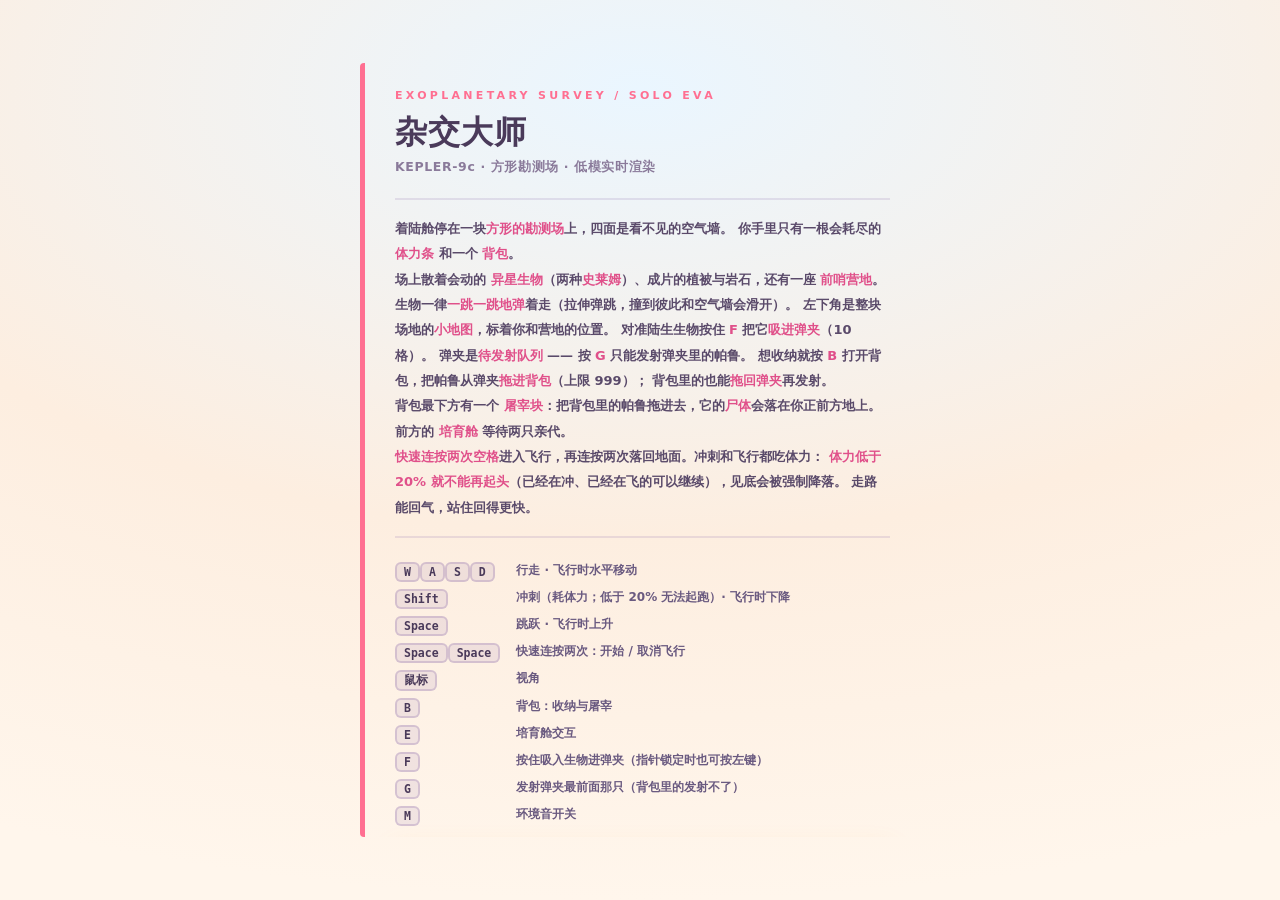
<file: index.html>
<!DOCTYPE html>
<html lang="zh-CN">
<head>
<meta charset="utf-8" />
<meta name="viewport" content="width=device-width,initial-scale=1,viewport-fit=cover" />
<!-- 内联空图标：省掉每次访问的 /favicon.ico 404 -->
<link rel="icon" href="data:image/svg+xml,%3Csvg xmlns='http://www.w3.org/2000/svg' viewBox='0 0 32 32'%3E%3Ccircle cx='16' cy='16' r='13' fill='%237a4a9e'/%3E%3Ccircle cx='11' cy='12' r='4' fill='%2363e7ff'/%3E%3C/svg%3E" />
<title>杂交大师</title>
<link rel="stylesheet" href="./chamber.css" />
<style>
  :root{
    --amber:#ff6f91;
    --cyan:#37c8f0;
    --violet:#b08cff;
    --dim:#8d7fa6;
    --ink:#4a3a5a;
    --cream:#fff8f0;
  }
  *{margin:0;padding:0;box-sizing:border-box}
  html,body{width:100%;height:100%;overflow:hidden;background:#07060f}
  body{
    font-family:"Segoe UI","Microsoft YaHei","PingFang SC",system-ui,-apple-system,sans-serif;
    font-weight:700;
    color:var(--ink); -webkit-font-smoothing:antialiased;
    user-select:none;
  }
  #app{display:block;width:100%;height:100%}

  /* ---------- HUD ---------- */
  #hud{position:fixed;inset:0;pointer-events:none;opacity:0;transition:opacity .5s ease}
  #hud.on{opacity:1}

  .panel{
    background:rgba(255,252,248,.86);
    border:3px solid #ffffff;
    border-radius:18px;
    padding:10px 14px;
    box-shadow:0 4px 0 rgba(190,150,215,.35), 0 10px 24px rgba(130,100,170,.20);
    font-size:12px;
    line-height:1.6;
    letter-spacing:.02em;
    color:var(--ink);
  }

  /* 准星 */
  #reticle{
    position:absolute;left:50%;top:50%;width:22px;height:22px;
    transform:translate(-50%,-50%);
  }
  #reticle::before,#reticle::after{
    content:"";position:absolute;background:rgba(200,235,255,.75);
  }
  #reticle::before{left:50%;top:50%;width:2px;height:2px;transform:translate(-50%,-50%);border-radius:50%;box-shadow:0 0 6px 2px rgba(120,230,255,.55)}
  #reticle i{
    position:absolute;background:rgba(160,220,255,.42);
  }
  #reticle i:nth-child(1){left:50%;top:0;width:1px;height:6px;transform:translateX(-50%)}
  #reticle i:nth-child(2){left:50%;bottom:0;width:1px;height:6px;transform:translateX(-50%)}
  #reticle i:nth-child(3){top:50%;left:0;height:1px;width:6px;transform:translateY(-50%)}
  #reticle i:nth-child(4){top:50%;right:0;height:1px;width:6px;transform:translateY(-50%)}

  /* 左上：标题 */
  #topleft{position:absolute;left:16px;top:16px;max-width:260px}
  #topleft .site{color:var(--amber);font-size:11px;letter-spacing:.18em}
  #topleft .title{font-size:19px;letter-spacing:.03em;margin-top:3px}

  /* 右上：只剩飞行指示灯（不再挂 .panel —— 不飞时它 display:none，
     留着白底边框会变成一个空药丸）。
     本来这里还有体力条 + 地表风速 + 恒星高度，2026-09-23 按用户要求：
     体力条搬到底部中间（原弹夹的位置），风速与恒星高度两个读数删掉。 */
  #topright{position:absolute;right:16px;top:16px;text-align:right}
  /* 飞行指示灯自己顶一颗小药丸，替代原来的 panel 背景 */
  #flytag{
    display:none;padding:6px 12px;border-radius:14px;
    background:rgba(255,252,248,.86);border:3px solid #ffffff;
    box-shadow:0 4px 0 rgba(190,150,215,.30);
    font-size:11px;letter-spacing:.12em;color:#0d9fd6;text-align:right;
  }
  #flytag.on{display:block;animation:warn 1.6s ease-in-out infinite}

  /* 体力条通用件（位置在 #stamwrap 里定） */
  .bar{height:13px;border-radius:8px;background:rgba(120,100,150,.18);border:2.5px solid #fff;overflow:hidden;margin-top:5px}
  .bar>span{display:block;height:100%;width:100%;background:linear-gradient(90deg,#ffe07a,#ffb03c);transition:width .25s linear,background .4s}
  .bar.low>span{background:linear-gradient(90deg,#ff8a4c,#ff5f6d)}
  #stamwrap.low{animation:warn 1.1s ease-in-out infinite}
  @keyframes warn{0%,100%{opacity:1}50%{opacity:.42}}

  /* 左下角**整列**：小地图在上、坐标面板在下（用户 2026-09-23 指定小地图放在"现在的方框上方"）。
     用纵向 flex 而不是给小地图写死 bottom：面板高度会随字号 / 窄屏媒体查询变，
     写死偏移在窄屏必错。整列左对齐、底部贴着 16 px。
     `pointer-events` 继承 #hud 的 none —— 小地图是纯显示，不该抢鼠标。

     ⚠️ 列宽由**最宽的子元素**决定（flex 列的主轴是纵向，宽度是交叉轴）。
     而画布是 `width:100%`（百分比宽度**不参与**父元素的固有宽度计算）⇒
     真正决定列宽的是画布的**固有宽度** 220 + 内边距。所以：
       · 想缩窄屏，必须缩**画布**，只缩 #minimap 的内边距没用；
       · 想让小地图和坐标面板**同宽**，只能靠 `align-items:stretch`（默认），
         两边都别写死宽度。
     本轮第一版就是只在小屏缩了内边距，结果 720 宽下列宽仍是 234 px、
     #bottomleft 被撑宽之后压住了底部中间的体力条（实测重叠 27×55 px）。
     统一用一个变量控制画布尺寸，两处（基础 + 两个断点）都改这一个数。 */
  #leftcol{
    --map: 220px;                  /* 小地图画布的边长（正方形）—— 唯一需要调的数 */
    position:absolute;left:16px;bottom:16px;
    display:flex;flex-direction:column;align-items:stretch;gap:10px;
  }

  /* 小地图 —— **正方形**，范围是整个方形场地（±ARENA），不是"玩家附近的一块"。
     所以它是"区域图"：玩家点随走动在图上移动，营地是一个固定的地标。
     画布 220×220 是**绘制坐标系**（drawMinimap 按它算），显示尺寸交给 CSS 缩放；
     这样窄屏整体缩小时绘制代码一行都不用改。 */
  #minimap{
    width:100%;padding:7px;border-radius:16px;
    background:rgba(255,252,248,.88);border:3px solid #ffffff;
    box-shadow:0 4px 0 rgba(190,150,215,.32), 0 10px 22px rgba(130,100,170,.18);
  }
  /* max-width 走 --map（见 #leftcol 里那段"列宽由画布固有宽度决定"的说明）；
     aspect-ratio 必须**显式**写：
     canvas 是 replaced element，理论上 `width:100%` + `height:auto` 会按内在比例算高，
     但那是"依赖实现"的写法 —— 写死 1/1 才能保证它**真的是正方形**（需求原文就是"正方形"）。
     少了这一行，canvas 会按 HTML 属性 height=220 撑高，宽 190 高 220 ⇒ 长方形。 */
  #minimap canvas{display:block;width:100%;max-width:var(--map);aspect-ratio:1/1;border-radius:10px}

  /* 左下：坐标 / 地貌 / 海拔 —— 位置由 #leftcol 的 flex 决定，自己不再绝对定位 */
  #bottomleft{min-width:210px}
  #bottomleft .k{color:#8a7a9a}

  /* 右下：提示 */
  #bottomright{
    position:absolute;right:16px;bottom:16px;text-align:right;color:#7a6a90;font-size:11px;line-height:1.8;
    background:rgba(255,252,248,.86);border:3px solid #ffffff;border-radius:16px;
    padding:9px 13px;box-shadow:0 4px 0 rgba(190,150,215,.30);
  }
  #bottomright b{color:#ff5f8d;font-weight:800}

  /* ⚠️ 窄窗口收边的 @media 在**文件末尾**（和 640px 那条放一起）——
     别搬到这儿来：媒体查询的优先级**不比基础规则高**（选择器一样就按源码顺序定胜负），
     而 #mag / #stamwrap 的基础规则在后面 ⇒ 放在这里会被它们原样盖掉、
     变成一段"看起来生效、其实一行都没起作用"的死代码。
     这个坑本轮踩过：第一版就写在这儿，#mag / #stamwrap 的窄屏值全是死的，
     只有 #bottomleft / #bottomright（基础规则在更前面）真的收窄了 ——
     而探针当时**照样全绿**（因为只查"有没有重叠"，不查"收窄有没有生效"）。
     所以 _probe_hud.mjs 后来补了一条"窄屏宽度必须小于默认宽度"的断言。 */

  /* 提示条（飞行被拒 / 弹夹满 / 屠宰失败…）—— 保留，只服务信号源的那两条调用删了 */
  #toast{
    position:absolute;left:50%;top:22%;transform:translateX(-50%);
    text-align:center;opacity:0;transition:opacity .4s;
    padding:12px 22px;border-radius:18px;
    background:rgba(255,252,248,.92);border:3px solid #ffffff;
    box-shadow:0 4px 0 rgba(190,150,215,.35), 0 10px 24px rgba(130,100,170,.20);
  }
  #toast.on{opacity:1}
  #toast .l1{color:var(--amber);font-size:11px;letter-spacing:.24em}
  #toast .l2{font-size:20px;letter-spacing:.03em;margin-top:5px;color:var(--ink)}

  /* 弹夹（10 格）—— 原来是 5 格的「采集槽」，容量和身份都变了：
     它现在只是**待发射队列**，收纳在背包里（B 打开后拖动转移）。
     2026-09-23 位置从「底部中间」换成「顶部中间」（原来放罗盘的地方）。 */
  #mag{
    position:absolute;left:50%;top:14px;transform:translateX(-50%);
    display:flex;align-items:center;gap:10px;padding:8px 14px;border-radius:20px;
    background:rgba(255,252,248,.88);border:3px solid #ffffff;
    box-shadow:0 4px 0 rgba(190,150,215,.32), 0 10px 22px rgba(130,100,170,.18);
  }
  #mag em{font-style:normal;font-size:10px;letter-spacing:.22em;color:var(--amber)}
  #mag .pips{display:flex;gap:6px}
  #mag .pips i{
    width:13px;height:13px;border-radius:50%;
    background:rgba(120,100,150,.16);border:2.5px solid rgba(255,255,255,.95);
  }
  #mag .pips i.on{
    background:linear-gradient(180deg,#ffe07a,#ff9a4d);
    border-color:#fff6d8;
    box-shadow:0 0 10px rgba(255,180,80,.75);
  }

  /* 繁衍提醒（可以接生了）—— 挂在弹夹下方、顶部中间。
     刻意做成**常驻 + 呼吸**：它出现时玩家多半正在世界里跑，
     如果做成"闪一下就消失"（像 #toast 那样 2.6 秒）就会被漏掉。 */
  #breedtag{
    display:none;
    position:absolute;left:50%;top:58px;transform:translateX(-50%);
    padding:6px 14px;border-radius:14px;white-space:nowrap;
    background:rgba(255,246,235,.94);border:3px solid #ffffff;
    box-shadow:0 4px 0 rgba(230,150,90,.35);
    font-size:11.5px;letter-spacing:.06em;color:#c1762a;
  }
  #breedtag.on{display:block;animation:warn 1.4s ease-in-out infinite}
  #breedtag b{color:#e0562e}

  /* 体力条 —— 2026-09-23 从右上搬到底部中间（**原弹夹的位置**，两者对调）。
     外形沿用弹夹那颗白色药丸，这样底部中间看起来是「换了个内容」而不是「多了一块」。
     宽度用 min(300px,44vw)：够放下「体力 / 100%」一行 + 一条能看出发电机理的进度条，
     窄窗口时自动收，不会顶到左下的坐标面板。 */
  #stamwrap{
    position:absolute;left:50%;bottom:18px;transform:translateX(-50%);
    width:min(300px,44vw);padding:8px 14px;border-radius:20px;
    background:rgba(255,252,248,.88);border:3px solid #ffffff;
    box-shadow:0 4px 0 rgba(190,150,215,.32), 0 10px 22px rgba(130,100,170,.18);
  }
  #stamwrap .row{display:flex;justify-content:space-between;gap:12px;font-size:11.5px}
  #stamwrap .k{color:#8a7a9a}

  /* 缺氧红边 */
  #vignette{
    position:fixed;inset:0;pointer-events:none;opacity:0;transition:opacity .6s;
    box-shadow:inset 0 0 140px 30px rgba(255,50,70,.55);
  }
  #vignette.on{opacity:1;animation:warn 2.2s ease-in-out infinite}

  /* 暂停与音量 */
  #dim{
    position:fixed;inset:0;background:rgba(17,31,32,.48);backdrop-filter:blur(3px);
    opacity:0;pointer-events:none;transition:opacity .15s;
    display:flex;align-items:center;justify-content:center;z-index:60;padding:16px;
  }
  #dim[hidden]{display:none}
  #dim.on{opacity:1;pointer-events:auto}
  #pause-menu{
    box-sizing:border-box;width:min(400px,100%);max-height:calc(100dvh - 32px);overflow:auto;
    padding:26px;border-radius:8px;color:#29454c;background:#f3f8f5;
    border:1px solid #a5bdb8;box-shadow:0 16px 60px #172c3c38;letter-spacing:0;
  }
  #pause-menu h2{margin:0 0 24px;font-size:22px;letter-spacing:0}
  .volume-row{display:grid;grid-template-columns:minmax(0,1fr) 48px;gap:10px;margin:0 0 22px;font-size:14px}
  .volume-row label{font-weight:600}
  .volume-row output{text-align:right;font-variant-numeric:tabular-nums;color:#527077}
  .volume-row input{grid-column:1 / -1;width:100%;min-width:0;height:26px;margin:0;accent-color:#328779;cursor:pointer}
  #pause-resume{width:100%;min-height:44px;border:1px solid #357f73;border-radius:6px;
    background:#357f73;color:#fff;font:600 14px "Segoe UI","Microsoft YaHei",sans-serif;cursor:pointer}
  #pause-resume:hover{background:#28695f}
  #pause-mute-label{display:flex;align-items:center;gap:8px;margin:0 0 20px;font-size:14px}
  #audio-muted{width:18px;height:18px;accent-color:#328779}
  #pause-menu :focus-visible{outline:3px solid #d2aa47;outline-offset:4px}

  /* 指针锁不可用时的兜底提示 */
  #hint{
    position:fixed;left:50%;bottom:56px;transform:translateX(-50%);
    padding:8px 18px;border-radius:6px;font-size:11.5px;letter-spacing:.06em;
    color:#ffffff;background:linear-gradient(90deg,#ff8fb0,#ffb35c);font-weight:800;
    box-shadow:0 0 22px rgba(255,180,90,.3);
    opacity:0;pointer-events:none;transition:opacity .4s;z-index:6;
  }
  #hint.on{opacity:1}

  /* 启动失败诊断 */
  #fatal{
    display:none;position:fixed;left:50%;top:50%;transform:translate(-50%,-50%);
    max-width:min(560px,88vw);z-index:40;
    padding:22px 26px;border-radius:8px;line-height:1.9;font-size:12.5px;
    color:#ffd9c0;background:rgba(28,10,10,.94);border:1px solid rgba(255,120,90,.55);
  }
  #fatal b{color:#ff9d78;font-size:14px}
  #fatal code{background:rgba(255,255,255,.1);padding:1px 5px;border-radius:3px;color:#ffe6d6}
  #fatal small{color:#c9a89a;word-break:break-all}
  #fatal a,#fatal .u{color:#63e7ff}

  /* 开场 */
  #intro{
    position:fixed;inset:0;display:flex;align-items:center;justify-content:center;
    background:radial-gradient(120% 90% at 50% 10%,#eaf6ff 0%,#fdeee0 55%,#fff6ec 100%);
    z-index:20;transition:opacity .6s ease;
  }
  #intro.hide{opacity:0;pointer-events:none}
  #intro .card{
    width:min(560px,88vw);border-left:5px solid var(--amber);padding:26px 30px;border-radius:4px;
    /* 视口不够高时卡片会被裁掉且**无法找回**：html/body 是 overflow:hidden，
       #intro 又是 position:fixed，所以超出视口的部分既不会出现滚动条、也不会随滚动出现。
       实测 960×540 下标题与按键表底部整块消失（背包面板早有 max-height:86vh;overflow:auto，
       开场卡漏了这一句）。补上即可，高视口下行为完全不变。 */
    max-height:86vh;overflow:auto;
  }
  #intro .eyebrow{color:var(--amber);font-size:11px;letter-spacing:.30em}
  #intro h1{font-size:32px;font-weight:800;letter-spacing:.03em;margin:9px 0 4px;color:var(--ink)}
  #intro .tag{color:#8a7a9a;font-size:12.5px;letter-spacing:.05em}
  #intro .brief{
    margin:22px 0 24px;font-size:13px;line-height:1.95;color:#5a4a6a;
    border-top:2px solid rgba(140,110,170,.18);border-bottom:2px solid rgba(140,110,170,.18);
    padding:16px 0;
  }
  #intro .brief b{color:#e0508a;font-weight:800}
  #intro .keys{display:grid;grid-template-columns:auto 1fr;gap:7px 16px;font-size:12px;color:#6a5a80}
  #intro .keys kbd{
    display:inline-block;min-width:22px;text-align:center;
    background:rgba(140,110,170,.12);border:2px solid rgba(140,110,170,.28);
    border-radius:6px;padding:1px 7px;font-size:11.5px;color:var(--ink);font-weight:700;
  }
  #intro button{
    margin-top:26px;width:100%;padding:13px;cursor:pointer;
    font-family:inherit;font-size:13px;letter-spacing:.24em;
    color:#ffffff;background:linear-gradient(90deg,#ff8fb0,#ffb35c);font-weight:800;
    border:none;border-radius:5px;box-shadow:0 0 26px rgba(255,180,90,.28);
    transition:transform .12s,box-shadow .2s;
  }
  #intro button:hover{transform:translateY(-1px);box-shadow:0 0 34px rgba(255,180,90,.45)}
  #intro .hint{margin-top:12px;font-size:11px;color:#9a8ab0;text-align:center;letter-spacing:.04em}

  /* ---------- 背包（分页：帕鲁 / 繁衍） ---------- */
  #bag{
    position:fixed;inset:0;z-index:12;display:flex;align-items:center;justify-content:center;
    background:rgba(40,26,60,.34);backdrop-filter:blur(3px);
    opacity:0;pointer-events:none;transition:opacity .18s;
  }
  #bag.on{opacity:1;pointer-events:auto}
  #bag .card{
    width:min(600px,92vw);max-height:86vh;overflow:auto;
    background:rgba(255,252,248,.97);border:3px solid #ffffff;border-radius:22px;
    padding:18px 20px 20px;
    box-shadow:0 6px 0 rgba(190,150,215,.35), 0 18px 40px rgba(120,90,160,.30);
  }
  #bag .head{display:flex;align-items:baseline;justify-content:space-between;gap:12px}
  #bag .head .t{font-size:19px;letter-spacing:.06em;color:var(--ink)}
  #bag .head .h{font-size:11px;color:#8d7fa6;letter-spacing:.04em}
  #bag .head .h b{color:#ff5f8d}
  #bag .tabs{display:flex;gap:8px;margin:14px 0}
  #bag .tab{
    flex:1;text-align:center;padding:9px 0;border-radius:14px;cursor:pointer;
    font-size:13px;letter-spacing:.10em;color:#8d7fa6;
    background:rgba(140,110,170,.10);border:3px solid rgba(255,255,255,.92);
    transition:transform .12s,background .2s,color .2s;
  }
  #bag .tab:hover{transform:translateY(-1px)}
  #bag .tab.on{
    color:#ffffff;background:linear-gradient(90deg,#ff8fb0,#ffb35c);
    border-color:#ffffff;box-shadow:0 3px 0 rgba(190,150,215,.45);
  }
  #bag .page{display:none}
  #bag .page.on{display:block}
  #bag .sect{font-size:11px;letter-spacing:.20em;color:#ff6f91;margin:14px 0 8px}
  #bag .sect .hint{letter-spacing:0;color:#a396b8;font-size:10.5px;margin-left:8px}
  #bag .sect .btn{
    float:right;font:inherit;font-size:10px;letter-spacing:.06em;
    padding:3px 9px;border-radius:10px;cursor:pointer;color:#0d7fa6;
    background:rgba(120,220,255,.24);border:2px solid #ffffff;
  }
  #bag .sect .btn:hover{background:rgba(120,220,255,.44)}
  #bag .sect .btn[disabled]{opacity:.38;cursor:default}

  /* 一格帕鲁（弹夹格 / 背包格共用 .pal，只是容器不同） */
  #bag .pal{
    border-radius:12px;border:3px solid #ffffff;overflow:hidden;
    box-shadow:0 3px 0 rgba(190,150,215,.22);
    -webkit-user-select:none;user-select:none;
  }
  #bag .pal .n{display:block;overflow:hidden;text-overflow:ellipsis;white-space:nowrap}
  #bag .pal .s{display:block;color:#9a8ab0;margin-top:2px}

  /* 弹夹：5 列 × 2 行 = 10 格。
     第一版排成 10 列，实测每格只有 48 px，"圆滚食草兽"被截成"圆…"（见 _shots/j1）。
     5 列给到 106 px，名字和体型都读得全，而且"两排十个"本来就像个弹夹。 */
  #bag .slots{display:grid;grid-template-columns:repeat(5,1fr);gap:6px}
  #bag .slots > .pal{
    min-height:46px;padding:7px 9px;
    background:rgba(255,214,150,.44);color:var(--ink);cursor:grab;
  }
  #bag .slots > .pal .n{font-size:11.5px}
  #bag .slots > .pal .s{font-size:10px}
  #bag .slots > .pal.empty{
    background:rgba(140,110,170,.09);color:#b3a6c4;cursor:default;
  }

  /* 背包网格：6 列 + 固定高度可滚动 —— 上限 999 只也不会有 999 行把面板撑爆 */
  #bag .baggrid{
    display:grid;grid-template-columns:repeat(6,1fr);gap:6px;
    max-height:188px;overflow-y:auto;padding:5px;border-radius:14px;
    background:rgba(140,110,170,.06);
    border:2px dashed rgba(140,110,170,.20);
  }
  #bag .baggrid > .pal{
    padding:7px 8px;min-height:46px;font-size:11px;
    background:rgba(255,214,150,.36);color:var(--ink);cursor:grab;
  }
  #bag .baggrid > .pal .n{font-size:11.5px}
  #bag .baggrid > .pal .s{font-size:10px}
  #bag .emptyhint{font-size:11px;color:#a396b8;padding:12px 6px}

  /* 拖放反馈：正在拖的格子变淡；接收区高亮。
     （原来 .hot 被加在 #bagPage0 上，而这里的选择器要求元素自带 data-zone ⇒
       高亮**从来没显示过**。现在改成给解析出来的那个 zone 元素加 .hot。） */
  #bag .pal.dragging{opacity:.40}
  #bag [data-zone].hot{background:rgba(120,220,255,.20)}

  /* 屠宰块：卡片最下方的一块。
     ⚠️ **必须是 sticky** —— 这是 2026-09-22 靠真浏览器探针量出来的问题，
     无头测试**看不见**（它只验处理器逻辑 + 假元素链，不量几何）：
     帕鲁页内容一多，卡片超过 max-height:86vh 开始滚动，而这块在最下方
     ⇒ 被推到可视区外。实测：屠宰块中心 y=690 / 视口高 602，
     于是"拖到屠宰块上"这条链路里 dragOver 与 drop 的命中点都在屏幕外，
     全程 0 反应 —— 玩家既看不见也拖不到，等于这个功能没做。
     sticky(bottom:0) 让它在卡片滚动时钉在可视区底部，随时能被命中。
     代价：必须换成**不透明背景**，否则滚上来的内容会从它背后透出来。 */
  #bag .slab{
    position:sticky;bottom:0;z-index:2;
    margin-top:14px;padding:11px 14px;border-radius:16px;
    display:flex;align-items:center;justify-content:space-between;gap:12px;
    background:#fff3f5;
    border:3px dashed rgba(230,90,120,.45);
    transition:background .15s,border-color .15s;
  }
  #bag .slab .t{font-size:12.5px;letter-spacing:.14em;color:#d24a6e}
  #bag .slab .hint{letter-spacing:0;color:#b08fa0;font-size:10.5px;margin-left:8px}
  #bag .slab .ct{font-size:11.5px;color:#a396b8}
  #bag .slab .ct b{font-size:15px;color:#d24a6e;letter-spacing:.04em}
  /* 高亮态同理要**不透明**，否则钉住时背后内容会透出来 */
  #bag .slab.hot{background:#ffdde4;border-color:#e8567a;border-style:solid}

  /* ---------- 繁衍页（2026-09-23：骨架 → 真界面） ----------
     3 行 = 3 对；每行 [编号][左槽] [中列：状态+按钮] [右槽]。
     用 flex 而不是 grid：中列宽度随按钮文案变（"交配"→"交配中…"→"接生"），
     grid 的定宽会让槽位跟着抖。 */
  #bag .brow{
    display:flex;align-items:center;gap:8px;margin-bottom:8px;
    background:rgba(140,110,170,.05);border-radius:14px;padding:8px 10px;
  }
  #bag .bnum{
    flex:0 0 auto;width:20px;height:20px;border-radius:50%;
    background:rgba(140,110,170,.16);color:#7a6a90;
    font-size:11px;display:flex;align-items:center;justify-content:center;
  }
  #bag .bslot{
    flex:1 1 0;min-width:0;min-height:64px;border-radius:12px;padding:8px 10px;
    background:#fffdfb;border:2.5px solid rgba(255,255,255,.95);
    box-shadow:0 2px 0 rgba(190,150,215,.20);
    display:flex;flex-direction:column;justify-content:center;gap:3px;
    cursor:pointer;
  }
  #bag .bslot.empty{
    background:rgba(140,110,170,.05);border:2.5px dashed rgba(140,110,170,.26);
    cursor:default;
  }
  #bag .bslot .n{font-size:11.5px;overflow:hidden;text-overflow:ellipsis;white-space:nowrap}
  #bag .bslot .s{font-size:10px;color:#9a8ab0;overflow:hidden;text-overflow:ellipsis;white-space:nowrap}
  #bag .bmid{flex:0 0 92px;display:flex;flex-direction:column;align-items:center;gap:5px}
  #bag .bmid .btn{font-size:11px;padding:5px 12px}
  #bag .bstat{font-size:10px;color:#a396b8;letter-spacing:.04em;white-space:nowrap}
  #bag .bstat.run{color:#d2894a}
  #bag .bstat.run b{font-size:14px;color:#e07a2e;letter-spacing:0}
  #bag .bstat.ok{color:#2fa86a}
  #bag .bres{
    margin-top:4px;padding:9px 12px;border-radius:12px;font-size:11px;line-height:1.75;
    background:rgba(120,220,255,.14);border:2.5px solid rgba(255,255,255,.9);color:#3d6f88;
  }
  #bag .bres.hint{background:rgba(140,110,170,.06);color:#a396b8}

  /* 右键菜单（帕鲁页背包格子上右键 →「送去交配」）。
     position:fixed + 鼠标坐标：放在 #bagCard 里但不受它的布局影响。 */
  #bag .palmenu{
    position:fixed;z-index:9;display:none;min-width:120px;padding:5px;
    background:#fffdfb;border-radius:12px;border:2.5px solid #ffffff;
    box-shadow:0 6px 18px rgba(130,100,170,.28);
  }
  #bag .palmenu.on{display:block}
  #bag .palmenu .mi{
    display:block;width:100%;text-align:left;font:inherit;font-size:11.5px;
    padding:7px 10px;border:0;border-radius:9px;background:transparent;
    color:var(--ink);cursor:pointer;
  }
  #bag .palmenu .mi:hover{background:rgba(120,220,255,.30)}
  #bag .palmenu .mi[disabled]{opacity:.38;cursor:default}
  #bag .palmenu .mi[disabled]:hover{background:transparent}

  #bag .dex{display:flex;flex-wrap:wrap;gap:8px}
  #bag .dex i{
    font-style:normal;font-size:11.5px;padding:5px 11px;border-radius:12px;
    background:rgba(140,110,170,.10);border:2.5px solid #ffffff;color:#a396b8;
  }
  #bag .dex i.got{color:#0d9fd6;background:rgba(120,220,255,.24)}
  /* 「素材」那一行的样式（.mat/.dot/.nm/.ct）已随矿/孢子撤掉 */
  #bag .foot{
    margin-top:14px;padding-top:12px;border-top:2px solid rgba(140,110,170,.16);
    font-size:11.5px;color:#8d7fa6;display:flex;justify-content:space-between;gap:10px;
  }

  /* 「拾取素材」的浮动提示样式已撤掉（连 element #pick 一起删） */

  /* ============================================================
     窄窗口收边 —— 数字是 _probe_hud.mjs 用**真浏览器量出来的**，不是估的
     ------------------------------------------------------------
     弹夹搬到顶部中间、体力条搬到底部中间之后，量了两个窄视口：
       · 720×560：体力条(300 px) 与 #bottomleft / #bottomright 各压住 16 / 12 px
       · 620×520：弹夹(252 px) 还压住 #topleft 5 px，底部那两条压得更多
     ⚠️ 这**不是"搬位置造成的"**：底部中间那颗药丸原来就在那儿（弹夹原在底部中间），
     所以这是**既有的窄屏缺陷，只是以前没人量过**（窄屏只有肉眼截图这一条检查路径）。
     这里顺手修掉，而**位置一个都不动** —— 只做三件不改位置的事：
       ① 两个角面板在窄屏收紧字号与内边距，把中间通道让出来；
       ② 弹夹的格子与小标题在窄屏缩一档（比整体 scale() 清晰，也不会糊字）；
       ③ 极窄时沿用既有策略（原来 <=640px 就藏 #topright），把按键提示也收掉。

     ⚠️⚠️ 位置不能动：这种收边 @media **必须放在所有基础规则之后**。
     媒体查询的优先级不比基础规则高 —— 选择器一样时就按**源码顺序**定胜负。
     第一版把它写在了 #mag / #stamwrap 的基础规则**前面**，于是那两条的窄屏值
     被原样盖掉、成了死代码，而探针当时**照样全绿**（它只查"有没有重叠"）。
     后来补了「窄屏宽度必须小于默认宽度」这条断言才暴露出来。
     ⇒ 改完必须重跑 `node _probe_hud.mjs`，并且**看那些宽度数字真的变小了没有**。
     ============================================================ */
  @media (max-width:820px){
    /* ⚠️ 收窄屏必须缩 --map（画布边长），不能只缩内边距 —— 列宽是画布的
       **固有宽度**决定的（百分比宽度不参与父元素固有宽度计算）。第一版就是只缩内边距，
       720 宽下列宽仍是 234 px，#bottomleft 被撑宽后压住了体力条。 */
    #leftcol{--map:156px;gap:8px}
    #minimap{padding:5px;border-width:2px;border-radius:13px}
    #bottomleft{font-size:10px;padding:7px 10px;min-width:0}
    #bottomright{font-size:10px;padding:7px 10px}
    #mag{padding:7px 11px;gap:8px}
    #mag .pips{gap:5px}
    #mag .pips i{width:11px;height:11px;border-width:2px}
    #stamwrap{width:min(280px,38vw)}
  }

  @media (max-width:640px){
    #topright{display:none}
    #intro h1{font-size:23px}
    /* 极窄（见上面「窄窗口收边」那条长注释）：按键提示一并收掉，
       把底部中间那条体力药丸的通道让干净。实测 620×520 下这样才不压住 #bottomleft。 */
    #bottomright{display:none}
    #leftcol{--map:132px;gap:7px}
    #minimap{padding:4px;border-width:2px;border-radius:11px}
    #bottomleft{font-size:9.5px}
    #mag .pips i{width:10px;height:10px;border-width:2px}
    #mag{padding:6px 10px;gap:7px}
    #stamwrap{width:min(220px,36vw)}
  }
</style>
</head>
<body>
<canvas id="app"></canvas>

<div id="hud">
  <div id="reticle"><i></i><i></i><i></i><i></i></div>

  <div id="topleft" class="panel">
    <div class="site">KEPLER-9c · 巡测任务</div>
    <div class="title">杂交大师</div>
  </div>

  <!-- 顶部中间：弹夹 —— **这里原来是罗盘**。
       罗盘是「12 处异常信号源的方位表」的可视化（只指向最近的未测绘信号源），
       信号源这一轮整个撤掉了（见 8 节），它就没有数据源了 ⇒ 连它一起删，
       把这块最显眼的位置让给弹夹（用户 2026-09-23 指定）。
       ⚠️ 顺带修掉一个存在很久的问题：弹夹原来在 #hud **外面**（body 的直接子节点），
       而 `&hud=0` 只是把 #hud 设成 display:none ⇒ 此前所有"取干净画面"的截图里，
       其实一直挂着一颗弹夹药丸。挪进 #hud 后它才真的跟着 HUD 一起显隐。 -->
  <div id="mag"><em>弹夹</em><div class="pips" id="magPips"><i></i><i></i><i></i><i></i><i></i><i></i><i></i><i></i><i></i><i></i></div></div>

  <!-- 繁衍提醒：倒计时结束时**玩家可能正在世界里跑**（用户要求"提醒玩家前去接生"），
       所以必须有一个 HUD 级的、**不会自己消失**的提示 —— 只靠 #toast（2.6 秒自动消失）
       玩家会漏掉。放在弹夹下方（顶部中间），由 updateHUD 开关。 -->
  <div id="breedtag">培育舱已就绪</div>

  <!-- 右上：只剩飞行指示灯。
       体力条搬去下面（原弹夹的位置），地表风速 / 恒星高度两个读数删掉。
       这里**不再挂 class="panel"** —— 不飞的时候 #flytag 是 display:none，
       留着 panel 的白底+边框会变成一个空药丸挂在右上角。 -->
  <div id="topright">
    <div id="flytag">飞行模式 · 双击空格降落</div>
  </div>

  <!-- 左下：**小地图 + 坐标 / 地貌**（小地图在面板上方 —— 用户 2026-09-23 指定）。
       两者包在一个纵向 flex 列里，而不是给小地图写死一个 bottom 偏移：
       面板高度会随内容/字号/窄屏媒体查询变，写死偏移一定会对不上。 -->
  <div id="leftcol">
    <!-- 小地图：正方形，范围 = **整个方形场地**（±ARENA），不是"玩家附近的一块"。
         所以它是"区域图"而不是"雷达" —— 玩家点会随走动在图上移动。
         内容由 drawMinimap() 每帧重画（见 14 节）。 -->
    <div id="minimap"><canvas id="mapCanvas" width="220" height="220"></canvas></div>

    <div id="bottomleft" class="panel">
      <div><span class="k">坐标</span> <span id="coords">—</span></div>
      <div><span class="k">地貌</span> <span id="biome">—</span></div>
      <div><span class="k">海拔</span> <span id="alt">—</span></div>
    </div>
  </div>

  <div id="bottomright">
    <div><b>WASD</b> 移动 · <b>Shift</b> 冲刺（耗体力）</div>
    <div><b>Space</b> 跳跃 · <b>双击空格</b> 飞行／降落</div>
    <div><b>B</b> 背包 · <b>M</b> 静音</div>
    <div><b>F</b> 吸入生物 · <b>G</b> 吐出</div>
    <div><b>Alt</b> 显示鼠标 · <b>Esc</b> 暂停</div>
  </div>

  <!-- 底部中间：体力 —— **原弹夹的位置**（和弹夹对调，用户 2026-09-23 指定）。
       外形沿用弹夹那颗白色药丸（同一处位置，视觉上是"换了个内容"而不是"多了一块"）。 -->
  <div id="stamwrap">
    <div class="row"><span class="k">体力</span><span id="stamnum">100%</span></div>
    <div class="bar" id="stambar"><span></span></div>
  </div>

  <!-- 提示条：**保留**。信号源那两条调用删了，但飞行被拒 / 弹夹满 / 屠宰失败还在用它。
       默认文案不能再写 SIGNAL ACQUIRED（信号源没了），改成中性占位。 -->
  <div id="toast"><div class="l1">—</div><div class="l2" id="toastName"></div></div>
  <button id="water-action" type="button" hidden><kbd>E</kbd><span id="water-action-label">领取爱心辐射枪</span></button>
</div>

<div id="vignette"></div>
<div id="dim" hidden>
  <section id="pause-menu" role="dialog" aria-modal="true" aria-labelledby="pause-title">
    <h2 id="pause-title">已暂停</h2>
    <div class="volume-row">
      <label for="volume-master">主音量</label><output id="volume-master-value" for="volume-master">100%</output>
      <input id="volume-master" type="range" min="0" max="100" step="1" value="100">
    </div>
    <div class="volume-row">
      <label for="volume-background">背景</label><output id="volume-background-value" for="volume-background">100%</output>
      <input id="volume-background" type="range" min="0" max="100" step="1" value="100">
    </div>
    <div class="volume-row">
      <label for="volume-effects">音效</label><output id="volume-effects-value" for="volume-effects">100%</output>
      <input id="volume-effects" type="range" min="0" max="100" step="1" value="100">
    </div>
    <label id="pause-mute-label"><input id="audio-muted" type="checkbox">静音</label>
    <button id="pause-resume" type="button">继续游戏</button>
  </section>
</div>
<div id="hint"></div>
<div id="fatal"></div>

<section id="chamber-hud" hidden aria-label="培育舱">
  <header><span id="chamber-name">GENESIS / 01</span><b id="chamber-phase">等待亲代</b></header>
  <div class="chamber-slots"><span id="chamber-left">左槽 · 空</span><span id="chamber-right">右槽 · 空</span></div>
  <div id="chamber-countdown"></div>
  <div id="chamber-mutation"></div>
  <div class="chamber-controls">
    <span id="chamber-loaded"></span>
    <button id="chamber-fire" title="向瞄准的槽位投放（G）">投放</button>
    <button id="chamber-suck" title="吸回亲代或收下后代（F）">吸回</button>
    <button id="chamber-interact" title="在舱前交互（E）">开始结合</button>
    <button id="chamber-photos" title="上传两张融合参考图">创意融合</button>
  </div>
</section>

<div id="photo-dialog" role="dialog" aria-modal="true" aria-labelledby="photo-title" hidden>
  <section class="photo-window">
    <header><h2 id="photo-title">创意融合</h2><button id="photo-close" aria-label="关闭" title="关闭">×</button></header>
    <div class="photo-fields">
      <label class="photo-field" for="photo-front"><span>图片 A · 人物参考</span>
        <span class="photo-preview"><img id="photo-front-preview" alt="图片 A 预览" hidden></span>
        <input id="photo-front" type="file" accept="image/png,image/jpeg,image/webp">
        <span id="photo-front-name" class="photo-filename"></span>
      </label>
      <div class="photo-field">
        <label for="photo-side">图片 B · 姿势与造型</label>
        <span class="photo-preview"><img id="photo-side-preview" alt="图片 B 预览" hidden></span>
        <input id="photo-side" type="file" accept="image/png,image/jpeg,image/webp">
        <span id="photo-side-name" class="photo-filename"></span>
      </div>
    </div>
    <p class="photo-consent">提交后会将两张图片发送至 Tripo，图像生成与 3D 建模分别消耗账户积分。</p>
    <p id="photo-error" role="alert"></p>
    <footer><button id="photo-cancel">取消</button><button id="photo-submit" disabled>上传并生成 3D 生物</button></footer>
  </section>
</div>
<!-- 背包仅用于收纳；结合在地图上的太空舱内进行。 -->
<div id="bag">
  <div class="card" id="bagCard">
    <div class="head">
      <span class="t">背包</span>
      <span class="h"><b>B</b> 关闭</span>
    </div>
    <div class="page on" id="bagPage0"></div>

    <!-- 屠宰块：放在卡片**最下方**（不在任何一页里），两页都看得见。
         把它挂在卡片上而不是页里，是因为拖放委托在 #bagCard —— 见 14c 节注释。 -->
    <div class="slab" data-zone="slay" id="slayBlock">
      <div class="t">屠宰块<span class="hint">把帕鲁拖进来 → 尸体落在你正前方</span></div>
      <div class="ct"><b id="slayCount">0</b> 只已处理</div>
    </div>

  </div>
</div>

<div id="intro">
  <div class="card">
    <div class="eyebrow">EXOPLANETARY SURVEY / SOLO EVA</div>
    <h1>杂交大师</h1>
    <div class="tag">KEPLER-9c · 方形勘测场 · 低模实时渲染</div>
    <div class="brief">
      着陆舱停在一块<b>方形的勘测场</b>上，四面是看不见的空气墙。
      你手里只有一根会耗尽的 <b>体力条</b> 和一个 <b>背包</b>。<br />
      场上散着会动的 <b>异星生物</b>（两种<b>史莱姆</b>）、成片的植被与岩石，还有一座
      <b>前哨营地</b>。生物一律<b>一跳一跳地弹</b>着走（拉伸弹跳，撞到彼此和空气墙会滑开）。
      左下角是整块场地的<b>小地图</b>，标着你和营地的位置。
      对准陆生生物按住 <b>F</b> 把它<b>吸进弹夹</b>（10 格）。
      弹夹是<b>待发射队列</b> —— 按 <b>G</b> 只能发射弹夹里的帕鲁。
      想收纳就按 <b>B</b> 打开背包，把帕鲁从弹夹<b>拖进背包</b>（上限 999）；
      背包里的也能<b>拖回弹夹</b>再发射。<br />
      背包最下方有一个 <b>屠宰块</b>：把背包里的帕鲁拖进去，它的<b>尸体</b>会落在你正前方地上。<br />
      前方的 <b>培育舱</b> 等待两只亲代。<br />
      <b>快速连按两次空格</b>进入飞行，再连按两次落回地面。冲刺和飞行都吃体力：
      <b>体力低于 20% 就不能再起头</b>（已经在冲、已经在飞的可以继续），见底会被强制降落。
      走路能回气，站住回得更快。
    </div>
    <div class="keys">
      <span><kbd>W</kbd><kbd>A</kbd><kbd>S</kbd><kbd>D</kbd></span><span>行走 · 飞行时水平移动</span>
      <span><kbd>Shift</kbd></span><span>冲刺（耗体力；低于 20% 无法起跑）· 飞行时下降</span>
      <span><kbd>Space</kbd></span><span>跳跃 · 飞行时上升</span>
      <span><kbd>Space</kbd><kbd>Space</kbd></span><span>快速连按两次：开始 / 取消飞行</span>
      <span><kbd>鼠标</kbd></span><span>视角</span>
      <span><kbd>B</kbd></span><span>背包：收纳与屠宰</span>
      <span><kbd>E</kbd></span><span>培育舱交互</span>
      <span><kbd>F</kbd></span><span>按住吸入生物进弹夹（指针锁定时也可按左键）</span>
      <span><kbd>G</kbd></span><span>发射弹夹最前面那只（背包里的发射不了）</span>
      <span><kbd>M</kbd></span><span>环境音开关</span>
    </div>
    <button id="startBtn">开 始 探 索</button>
    <div class="hint">点击后鼠标将被锁定 · 按 Alt 显示鼠标 · 按 Esc 暂停<br>若浏览器不允许锁定鼠标，会提示改用「按住左键拖动」转视角</div>
  </div>
</div>

<script>
/* 诊断层：任何脚本错误 / Promise 异常 / 启动超时，都直接显示在页面上 */
(function () {
  function showFatal(html) {
    var d = document.getElementById('fatal');
    if (!d) return;
    d.style.display = 'block';
    d.innerHTML = html;
  }
  /* 具体错误优先：已经显示过明确原因，就别让启动超时把它覆盖掉 */
  window.__showFatal = function (html) { window.__fatalShown = true; showFatal(html); };

  window.addEventListener('error', function (e) {
    window.__showFatal('<b>脚本错误</b><br><small>' +
      String((e && (e.message || e.error)) || '未知错误') +
      (e && e.filename ? '<br>' + e.filename + ' : ' + e.lineno : '') + '</small>');
  });
  window.addEventListener('unhandledrejection', function (e) {
    window.__showFatal('<b>未处理的 Promise 异常</b><br><small>' + String((e && e.reason) || '') + '</small>');
  });

  window.__BOOT_TIMEOUT__ = setTimeout(function () {
    if (window.__gameBooted || window.__fatalShown) return;
    showFatal('<b>游戏脚本没有启动</b><br>' +
      'three.js 没能加载。如果你是通过 <code>file://</code> 双击打开的 index.html —— ' +
      '浏览器会拒绝加载本地 ES 模块，此时只能指望 CDN，断网就必然失败。<br>' +
      '请改用 <code>http://</code> 访问：在本目录运行 ' +
      '<code>E:\\anaconda\\python.exe serve.py</code>，然后打开 ' +
      '<span class="u">http://127.0.0.1:8766/</span> —— 这条路完全离线可用。');
  }, 4000);
})();
</script>

<script type="module">
/* three.js：优先用本地副本，失败自动回退 CDN。
   （内置预览面板是沙箱 iframe，相对路径不一定可用，所以回退是必需的。） */
let THREE;
try {
  THREE = await import('./vendor/three.module.min.js');
} catch (errLocal) {
  console.warn('[alien-walk] 本地 three.js 加载失败，尝试 CDN：', errLocal);
  try {
    THREE = await import('https://cdn.jsdelivr.net/npm/three@0.180.0/build/three.module.min.js');
  } catch (errCdn) {
    window.__showFatal('<b>three.js 加载失败</b><br>本地副本与 CDN 均不可用。' +
      '<br><small>' + String((errCdn && errCdn.message) || errCdn) + '</small>');
    throw errCdn;
  }
}

/* GLTFLoader（读 8c 节的植被/岩石模型）。
   单独一个 try：它失败不该拖垮整个游戏 —— 植被是装饰，世界仍要能走。
   不做 CDN 兜底是有意的：npm 上那份用的是裸标识符 `from 'three'`，
   浏览器没有 importmap 解析不了；而且走 CDN 会再实例化一份 three，
   和游戏手里的 THREE 不是同一个模块实例，instanceof / 共享设置全会错。
   宁可少装饰，也不要一个静默半坏的状态。 */
let GLTFLoader = null;
try {
  ({ GLTFLoader } = await import('./vendor/GLTFLoader.js'));
} catch (errGltf) {
  console.warn('[alien-walk] GLTFLoader 不可用，植被与岩石将不会生成：', errGltf);
  globalThis.__gltfBootError = String((errGltf && errGltf.message) || errGltf);
}
const {createChamberSystem, CHAMBER_POSITIONS} = await import('./chamber-system.mjs');
const {createWaterGun} = await import('./water-gun.mjs');
const {BASE_MUTATION_RATE,normalizedRadiation,createInheritancePlan,resolveInheritancePlan} = await import('./mutation-rate.mjs');
const {createBonePhysics} = await import('./bone-physics.mjs');
const {createTripoClient, cloneOffspring, disposeModel} = await import('./tripo-runtime.mjs');
const {createPhotoInput} = await import('./photo-input.mjs');

/* ============================================================
   0. 世界参数
   ============================================================ */
const WORLD    = 800;          // 地面画布边长（米）—— 远大于场地，好让雾把边界吃掉
const GRID     = 100;          // 地面分段 → 8 米一格（平地上只作空间参照）
const HALF     = WORLD / 2;    // 半幅；⚠️ 2026-09-23 起**当前没有读者**
                               //（唯一的读者是 biomeAt 的 46 m 分区网格，地貌统一后没了）。
                               // 留着是因为它和 WORLD 是一对几何参数，将来做分区还会用；
                               // 谁要清理它，知道自己在删什么就行 —— 不是漏删。
const SEED     = 20260922;
let chamberSystem = null;
let photoInput = null;
let waterGun = null, collectorRig = null;
const EYE      = 1.68;
const ARENA    = 100;          // 可行走正方形半边长（米）：200×200 的场地，四周是空气墙
/* ⚠️ 这 12 个"空位"**不是信号源，也不生成任何东西** —— 它只是随机数配重。
   来历：这里原本是 12 处「异常信号源」（发光信标 + 罗盘方位表 + 按 E 采集 + 完成条件），
   2026-09-23 按要求**整套删除**。但它的位置是用共享随机流 `rndWorld` 抽出来的（拒绝采样），
   删掉这次抽取，下游的植被 101 / 营地 7 / 史莱姆 8 / 动物 41 会**整体前移一位、全部重排**。
   所以保留：① 这次抽取本身；② 这批坐标当"别长东西的空地"锚点（8c/8d 的 avoid 列表）。
   详见第 8 节。 */
const SIGNAL_BLANKS = 12;

const SUN_DIR  = new THREE.Vector3(0.62, 0.52, 0.58).normalize();

/* ============================================================
   1. 确定性哈希与随机数
   ------------------------------------------------------------
   原来这里还有 smoothstep / vnoise / fbm / ridged 四个噪声函数，
   它们**只服务于起伏地形与按高度着色**。世界改成平地之后全部失去调用方，
   已删（需要时可从 _backup/index_iter10.html 取回）。
   留下的这两个：hash2 给地面贴图的廉价噪声取格点值（第 6 节 valueNoise2），
   mulberry32 给所有散布/动物做确定性随机。
   （hash2 原来还给 biomeAt 做区域哈希；2026-09-23 地貌统一成「初始台地」之后
     那条用法没了，但**噪声那条还在**，所以它必须留着。）
   ============================================================ */
function hash2(x, y) {
  let h = Math.imul(x | 0, 374761393) + Math.imul(y | 0, 668265263) + 1013904223;
  h = Math.imul(h ^ (h >>> 13), 1274126177);
  return ((h ^ (h >>> 16)) >>> 0) / 4294967296;
}
function mulberry32(a) {
  return function () {
    a = (a + 0x6D2B79F5) | 0;
    let t = Math.imul(a ^ (a >>> 15), 1 | a);
    t = (t + Math.imul(t ^ (t >>> 7), 61 | t)) ^ t;
    return ((t ^ (t >>> 14)) >>> 0) / 4294967296;
  };
}

/* ============================================================
   2. 地面（平地）
   ------------------------------------------------------------
   整个世界就是一块水平的地板：任何 (x,z) 的高度恒为 0。
   起伏地形和环形山壁已按要求撤掉 —— 边界改成**正方形空气墙**，
   判据是 max(|x|,|z|) > ARENA（见第 15 节主循环）。
   sampleHeight / slopeAt 保留同名，因为动物、道具、散布、相机都还在调它们。
   ============================================================ */
const SPAWN = { x: 0, z: 0 };      // 出生在场地正中
const GROUND_Y = 0;

function sampleHeight() { return GROUND_Y; }
function slopeAt()      { return 0; }     // 平地无坡

/* ============================================================
   3. 渲染器 / 场景 / 相机
   ============================================================ */
const canvas = document.getElementById('app');
const renderer = new THREE.WebGLRenderer({ canvas, antialias: true, powerPreference: 'high-performance' });
renderer.setPixelRatio(Math.min(window.devicePixelRatio || 1, 2));
renderer.setSize(window.innerWidth, window.innerHeight);
renderer.outputColorSpace = THREE.SRGBColorSpace;
renderer.toneMapping = THREE.ACESFilmicToneMapping;
renderer.toneMappingExposure = 1.02;
renderer.shadowMap.enabled = true;
renderer.shadowMap.type = THREE.PCFSoftShadowMap;

const scene = new THREE.Scene();
/* 雾色 = 天穹地平线雾带的颜色（第 4 节 stops 里 y=0 那一条）。两边一起改，不然会露出硬边。 */
const HORIZON = 0xd4ecff;
scene.fog = new THREE.FogExp2(HORIZON, 0.0060);

let vacBeam = null;                   // 吸力光锥（在采集器块里创建）
let cloudLayers = [];                 // 积云板（两层水平面，在主循环里缓慢自转）

/* ---------- 自适应画质 ----------
   前 90 帧预热后开始统计真实帧间隔；连续 90 帧平均超过 1/45 秒就降一档 pixelRatio。
   最多降 3 档，好机器完全不受影响。 */
const PIXEL_STEPS = [2, 1.5, 1.25, 1];
const perf = { acc: 0, frames: 0, level: -1, last: 0, warm: 0 };
function applyPixelRatio(level) {
  perf.level = level;
  renderer.setPixelRatio(Math.min(window.devicePixelRatio || 1, PIXEL_STEPS[level]));
}
function perfTick() {
  const now = performance.now();
  const raw = perf.last ? (now - perf.last) / 1000 : 0;
  perf.last = now;
  if (perf.level < 0) return;            // 等第一次 applyPixelRatio
  perf.warm++;
  if (perf.warm < 60) return;            // 预热
  perf.acc += Math.min(raw, 0.5);
  perf.frames++;
  if (perf.frames < 90) return;
  const avg = perf.acc / perf.frames;
  if (avg > 1 / 45 && perf.level < PIXEL_STEPS.length - 1) {
    applyPixelRatio(perf.level + 1);
    console.log('[alien-walk] 帧时间 ' + (avg * 1000).toFixed(1) +
                'ms → 降采样到 ' + PIXEL_STEPS[perf.level] + 'x');
  }
  perf.acc = 0; perf.frames = 0;
}
applyPixelRatio(0);          // 初始档位（必须在 perf 定义之后）
const camera = new THREE.PerspectiveCamera(74, window.innerWidth / window.innerHeight, 0.1, 1200);
/* 必须把相机加进场景，挂在它身上的第一人称道具才会被渲染 */
scene.add(camera);

/* ---------- 第一人称采集器（糖果玩具风） ---------- */
{
  const gold = new THREE.MeshStandardMaterial({ color: 0xf6c86a, roughness: 0.22, metalness: 0.45 });
  const dark = new THREE.MeshStandardMaterial({ color: 0x5a5268, roughness: 0.3, metalness: 0.25 });
  const glow = new THREE.MeshStandardMaterial({ color: 0x9ff0ff, emissive: 0x35c8f0, emissiveIntensity: 1.3, roughness: 0.15 });

  const rig = new THREE.Group();
  collectorRig = rig;

  const body = new THREE.Mesh(new THREE.CapsuleGeometry(0.155, 0.20, 4, 14), gold);
  body.rotation.x = Math.PI / 2;
  rig.add(body);

  const noz = new THREE.Mesh(new THREE.CylinderGeometry(0.10, 0.165, 0.20, 14), dark);
  noz.rotation.x = Math.PI / 2;
  noz.position.z = -0.22;
  rig.add(noz);

  const ring = new THREE.Mesh(new THREE.TorusGeometry(0.13, 0.038, 10, 22), glow);
  ring.position.z = -0.31;
  rig.add(ring);

  const grip = new THREE.Mesh(new THREE.CapsuleGeometry(0.055, 0.18, 4, 10), dark);
  grip.position.set(0, -0.17, 0.08);
  grip.rotation.x = 0.4;
  rig.add(grip);

  const bulb = new THREE.Mesh(new THREE.SphereGeometry(0.05, 12, 8), glow);
  bulb.position.set(0, 0.13, 0.10);
  rig.add(bulb);

  rig.position.set(0.30, -0.27, -0.52);
  rig.rotation.set(0.05, -0.20, -0.12);
  camera.add(rig);

  // 吸力光锥：只在吸尘时显示
  vacBeam = new THREE.Mesh(
    new THREE.ConeGeometry(0.62, 3.4, 16, 1, true),
    new THREE.MeshBasicMaterial({
      color: 0xb8f4ff, transparent: true, opacity: 0.22, side: THREE.DoubleSide,
      depthWrite: false, blending: THREE.AdditiveBlending,
    })
  );
  vacBeam.rotation.x = Math.PI / 2;     // 尖端在身前，开口朝远处
  vacBeam.position.set(0.30, -0.30, -2.2);
  vacBeam.visible = false;
  camera.add(vacBeam);
}

/* ============================================================
   4. 天空：帕鲁风蓝天 / 穹顶积云 / 卡通化的巨星与双月
   ------------------------------------------------------------
   这一节原来是**黄昏异星天**：橙粉渐变 + 1900 颗星 + 纪实色带的气态巨星
   + 行星环 + 双月 + 恒星盘。按要求整体换成「和地面同一套画风」的明亮日间天：
     · 天穹渐变改成蓝天（地平线暖白 → 天顶饱和蓝），和雾色对齐，接缝看不出来
     · 新增**穹顶积云层**：一张 canvas 云图贴在上半球壳内侧，缓慢自转
     · 星空**撤掉** —— 帕鲁那种大白天没有星星，留着反而脏
     · 巨星 / 行星环 / 双月 / 恒星盘**保留**，但改成扁平饱和的卡通配色
       （这是游戏"外星球"的身份，不做删除，只做重画）
   ============================================================ */
function buildSky() {
  const g = new THREE.SphereGeometry(760, 40, 26);
  const pos = g.attributes.position;
  const col = new Float32Array(pos.count * 3);
  /* 蓝天渐变。y=0 附近那条 sfumato 是**地平线雾带**，它必须和 scene.fog 的颜色一致
     （FOG = 0xd4ecff），否则远处地面和天空之间会出现一条硬边。 */
  const stops = [
    { y: -1.00, c: 0xe8f4ff },
    { y: -0.06, c: 0xdcf0ff },
    { y:  0.00, c: 0xd4ecff },
    { y:  0.08, c: 0xa8d8ff },
    { y:  0.30, c: 0x74bcf4 },
    { y:  0.65, c: 0x4a9ae8 },
    { y:  1.00, c: 0x2f7fe0 },
  ].map(s => ({ y: s.y, c: new THREE.Color(s.c) }));
  const tmp = new THREE.Color();
  for (let k = 0; k < pos.count; k++) {
    const ny = pos.getY(k) / 760;
    let a = stops[0], b = stops[stops.length - 1];
    for (let s = 0; s < stops.length - 1; s++) {
      if (ny >= stops[s].y && ny <= stops[s + 1].y) { a = stops[s]; b = stops[s + 1]; break; }
    }
    const t = b.y === a.y ? 0 : (ny - a.y) / (b.y - a.y);
    tmp.copy(a.c).lerp(b.c, Math.min(1, Math.max(0, t)));
    col[k * 3] = tmp.r; col[k * 3 + 1] = tmp.g; col[k * 3 + 2] = tmp.b;
  }
  g.setAttribute('color', new THREE.BufferAttribute(col, 3));
  const sky = new THREE.Mesh(g, new THREE.MeshBasicMaterial({
    vertexColors: true, side: THREE.BackSide, fog: false, depthWrite: false
  }));
  sky.renderOrder = -10;
  scene.add(sky);
}

/* ---------- 积云：两层水平云板 ----------
   为什么是自己画的 canvas、而不是找一个云贴图：整个项目零外部贴图资产
   （单文件版要能内联、断网要能跑），所以云也只能程序化生成。

   ⚠️ 第一版做成了**球壳**（上半球内侧贴一张云图），实测抬头看到的是
   **从头顶放射出去的条纹**（截图 _shots/i4_sky_up.png）：等距柱状投影在天顶是奇点、
   贴近地平线时又被横向压缩二十倍以上，两个奇点都躲不掉。
   改成**水平云板**之后这个问题没有了 —— 贴图密度在世界空间里恒定，
   近地平线变扁纯粹是透视造成的，和真云一样。
   代价：两块板（多 1 次 draw call），换来头顶不再开花。 */
const CLOUD_S = 1024;      // 云板贴图边长（正方形：两向都要平铺）

/* 一朵积云 = 8~13 个 radial-gradient 圆沿水平方向堆叠。
   中间那几颗最大 ⇒ 轮廓"上凸下平"，正是积云的样子。
   边缘自带 alpha 渐隐，所以是软的，也不需要 blur。
   横向/纵向各画 3 份（只在会跨边界时画），保证平铺无缝。 */
function puffCloud(g, cx, cy, w, h, rnd) {
  const n = 7 + Math.floor(rnd() * 7);
  for (let i = 0; i < n; i++) {
    const t = i / (n - 1);
    const dx = (t - 0.5) * w;
    const bulge = Math.sin(Math.PI * (0.18 + t * 0.82));     // 两端小、中间大
    const r = (0.36 + bulge * 0.52) * h * (0.70 + rnd() * 0.5);
    const ox = dx + (rnd() - 0.5) * w * 0.14;
    const oy = cy - r * 0.30 * rnd() - (rnd() < 0.4 ? h * 0.18 : 0);
    const a = 0.40 + rnd() * 0.45;                           // 别太实：太实就成一团牛奶
    for (let wx = -1; wx <= 1; wx++) {
      for (let wy = -1; wy <= 1; wy++) {
        const px = cx + ox + wx * CLOUD_S, py = oy + wy * CLOUD_S;
        if (px < -r || px > CLOUD_S + r || py < -r || py > CLOUD_S + r) continue;
        const grd = g.createRadialGradient(px, py, 0, px, py, r);
        grd.addColorStop(0.00, `rgba(255,255,255,${a.toFixed(3)})`);
        grd.addColorStop(0.55, `rgba(255,255,255,${(a * 0.70).toFixed(3)})`);
        grd.addColorStop(1.00, 'rgba(255,255,255,0)');
        g.fillStyle = grd;
        g.beginPath(); g.arc(px, py, r, 0, Math.PI * 2); g.fill();
      }
    }
  }
}

function cloudTexture() {
  const cv = document.createElement('canvas');
  cv.width = cv.height = CLOUD_S;
  const g = cv.getContext('2d');
  const rnd = mulberry32(SEED + 17);

  /* 26 朵、大小混着来。刻意**留出大片空白**（约六成天空是透的）——
     云挤满就变成阴天，帕鲁那种是"蓝天 + 若干朵胖云"。 */
  for (let i = 0; i < 26; i++) {
    const w = 140 + rnd() * 240;
    const h = (44 + rnd() * 56) * (0.85 + rnd() * 0.4);
    puffCloud(g, rnd() * CLOUD_S, rnd() * CLOUD_S, w, h, rnd);
  }

  const t = new THREE.CanvasTexture(cv);
  t.colorSpace = THREE.SRGBColorSpace;
  t.wrapS = t.wrapT = THREE.RepeatWrapping;
  return t;
}

function buildClouds() {
  const layer = (y, repeat, opacity, rate, phase) => {
    const geo = new THREE.PlaneGeometry(3200, 3200);
    geo.rotateX(Math.PI / 2);          // 板躺平；配合 DoubleSide，从下面也能看见
    const tex = cloudTexture();
    /* repeat 取非整数、两层也不同：单张贴图在世界上会周期性重复（3200/2 = 1600 m
       一格），两层错开比例之后同一处天空不会出现"两张一样的云"。 */
    tex.repeat.set(repeat, repeat);
    const mesh = new THREE.Mesh(geo, new THREE.MeshBasicMaterial({
      map: tex, transparent: true, opacity, depthWrite: false,
      side: THREE.DoubleSide, fog: false,
    }));
    mesh.position.y = y;
    mesh.userData.spinRate = rate;
    mesh.userData.phase = phase;
    mesh.renderOrder = -8;
    scene.add(mesh);
    return mesh;
  };
  /* 板 3200 ⇒ 最近的边也在 1600 m 外，比相机远裁面（1200）更远
     ⇒ 边缘永远被裁掉，看不到"云的尽头"。
     高度 220 / 340：飞行上限是 118 m，所以从最高处抬头仍有 100 m 云底，
     不会一头撞进云板里。 */
  cloudLayers = [
    layer(220, 2.0, 0.95,  0.0022, 0.0),
    layer(340, 1.6, 0.55, -0.0015, 1.7),
  ];
}

function giantTexture() {
  const w = 512, h = 256;
  const cv = document.createElement('canvas'); cv.width = w; cv.height = h;
  const g = cv.getContext('2d');
  /* 帕鲁风：色带**少而干净**、明度高、饱和但不脏。
     第一版照抄了"粉彩"，明度都在 85% 以上 ⇒ 在亮蓝天里读成一个灰白球（见 _shots/k1）。
     这一版把中间调压下来、拉开色相差，让它在蓝天前站得住。 */
  const bands = [
    [0.00, '#5ec4dd'], [0.13, '#7fd6d2'], [0.27, '#a8e4c8'], [0.42, '#d8eeb4'],
    [0.55, '#ffe6a8'], [0.67, '#ffc98a'], [0.79, '#f5a888'], [0.90, '#d98fb0'],
    [1.00, '#b078c0'],
  ];
  const grd = g.createLinearGradient(0, 0, 0, h);
  bands.forEach(b => grd.addColorStop(b[0], b[1]));
  g.fillStyle = grd; g.fillRect(0, 0, w, h);
  const rnd = mulberry32(SEED + 31);
  /* 云带：原来是 150 条硬边细线，卡通化之后改成一批很淡的横椭圆 —— 有体积感、不脏 */
  for (let i = 0; i < 30; i++) {
    g.globalAlpha = 0.05 + rnd() * 0.11;
    g.fillStyle = '#ffffff';
    g.beginPath();
    g.ellipse(rnd() * w, rnd() * h, 18 + rnd() * 92, 2.5 + rnd() * 7, 0, 0, Math.PI * 2);
    g.fill();
  }
  g.globalAlpha = 1;
  // 一个大奶油斑（保留原设计里的"大红斑"，但换成亮的）
  g.save();
  g.globalAlpha = 0.8;
  g.beginPath(); g.ellipse(w * 0.60, h * 0.58, w * 0.075, h * 0.05, 0, 0, Math.PI * 2);
  g.fillStyle = '#fff4d6'; g.fill();
  g.restore();
  const t = new THREE.CanvasTexture(cv);
  t.colorSpace = THREE.SRGBColorSpace;
  return t;
}

function buildGiants() {
  /* 气态巨星：形状/位置不动，只换皮。
     材质仍用受光材质（昼夜终止线是"球"的关键线索，Basic 会拍成一块贴纸），
     但反射率调高、暗面用偏蓝的 emissive 托住 —— 卡通天光下暗面不该是黑的。 */
  const giant = new THREE.Mesh(
    new THREE.SphereGeometry(86, 48, 32),
    new THREE.MeshStandardMaterial({
      map: giantTexture(), roughness: 1.0, metalness: 0.0,
      color: 0xffffff,                  // 用满贴图本色；压反照率会把色带洗成一块灰白
      emissive: 0x24405c, emissiveIntensity: 0.55, fog: false
    })
  );
  giant.position.set(95, 148, 500);   // 出生默认朝向（+Z）的天际
  giant.rotation.z = 0.19;
  scene.add(giant);

  // 行星环：卡通化 → 更实、更暖（上一版 0.26 的不透明度在亮蓝天里几乎看不见）
  const ring = new THREE.Mesh(
    new THREE.RingGeometry(112, 182, 96),
    new THREE.MeshBasicMaterial({
      color: 0xffe6b0, transparent: true, opacity: 0.50,
      side: THREE.DoubleSide, fog: false, depthWrite: false
    })
  );
  ring.position.copy(giant.position);
  ring.rotation.set(-1.02, 0, 0.19);
  scene.add(ring);

  // 双月：扁平饱和的卡通色（原来是米白/淡紫，在蓝天里几乎看不见）
  const moonA = new THREE.Mesh(
    new THREE.SphereGeometry(11, 20, 14),
    new THREE.MeshBasicMaterial({ color: 0xfff6dd, fog: false })
  );
  moonA.position.set(-430, 245, -400);
  scene.add(moonA);

  const moonB = new THREE.Mesh(
    new THREE.SphereGeometry(5.4, 16, 12),
    new THREE.MeshBasicMaterial({ color: 0xcfe0ff, fog: false })
  );
  moonB.position.set(300, 330, -250);
  scene.add(moonB);

  /* 恒星（远处一个亮盘）——现在外面是亮天，一个 15 半径的纯色球会被蓝底吃掉，
     所以加一层**加法混合的光晕**。光晕贴图就在这里就地生成（IIFE），
     理由是当时第 8 节另有一张 `glowTex`（信标光晕用）在更下面定义、这里引用会撞 TDZ。
     ⚠️ 2026-09-23：信标连同第 8 节整节已删，`glowTex` 不存在了，
     所以这段内联生成现在是**唯一**来源，不要因为"别处也有一张"而把它合出去。 */
  const halo = (() => {
    const s = 128, cv = document.createElement('canvas');
    cv.width = cv.height = s;
    const g = cv.getContext('2d');
    const grd = g.createRadialGradient(s / 2, s / 2, 0, s / 2, s / 2, s / 2);
    grd.addColorStop(0.00, 'rgba(255,246,214,1)');
    grd.addColorStop(0.22, 'rgba(255,236,180,0.55)');
    grd.addColorStop(0.55, 'rgba(255,226,150,0.16)');
    grd.addColorStop(1.00, 'rgba(255,220,140,0)');
    g.fillStyle = grd; g.fillRect(0, 0, s, s);
    const t = new THREE.CanvasTexture(cv);
    t.colorSpace = THREE.SRGBColorSpace;
    return t;
  })();

  const sun = new THREE.Mesh(
    new THREE.SphereGeometry(15, 20, 14),
    // depthWrite:false —— 不写深度，云板才能挡在它前面。
    // 云板是透明的、在**不透明之后**才画，但深度测试仍然生效：
    // 太阳若写了深度，云板那一片就会被深度测试剔掉，变成"云挡不住太阳"。
    new THREE.MeshBasicMaterial({ color: 0xfff8e4, fog: false, depthWrite: false })
  );
  sun.position.copy(SUN_DIR).multiplyScalar(680);
  scene.add(sun);

  const glow = new THREE.Sprite(new THREE.SpriteMaterial({
    map: halo, color: 0xfff2cc, transparent: true,
    blending: THREE.AdditiveBlending, depthWrite: false, fog: false,
  }));
  glow.position.copy(sun.position);
  glow.scale.setScalar(230);
  scene.add(glow);
}

buildSky();
buildClouds();
buildGiants();

/* ============================================================
   5. 光照
   ============================================================ */
const sunLight = new THREE.DirectionalLight(0xfff4e0, 2.5);
sunLight.castShadow = true;
sunLight.shadow.mapSize.set(2048, 2048);
sunLight.shadow.camera.near = 1;
sunLight.shadow.camera.far = 190;
sunLight.shadow.camera.left = -46;
sunLight.shadow.camera.right = 46;
sunLight.shadow.camera.top = 46;
sunLight.shadow.camera.bottom = -46;
sunLight.shadow.bias = -0.0007;
sunLight.shadow.normalBias = 0.7;
scene.add(sunLight);
scene.add(sunLight.target);

const hemi = new THREE.HemisphereLight(0xcfeeff, 0xffd9b0, 1.45);
scene.add(hemi);

const rimLight = new THREE.DirectionalLight(0xffffff, 0.45);
rimLight.position.set(-0.7, 0.35, -0.65);
scene.add(rimLight);

const bounce = new THREE.DirectionalLight(0xffc0e0, 0.55);   // 粉色补光
bounce.position.set(0.3, -0.25, 0.9);
scene.add(bounce);

/* ============================================================
   6. 地面网格（平地 · 草地贴图）
   ------------------------------------------------------------
   原来是"一块极淡的棋盘格"。棋盘存在的**唯一理由**是：装饰道具全撤掉之后，
   纯色地板让人看不出自己在移动。这一轮按要求换成**程序化草地贴图**，
   那个理由就不成立了 —— 草叶本身就是高频纹理，移动时的视差比棋盘强得多，
   所以棋盘**撤掉**，改用两层大尺度值噪声（16 m / 64 m）打破平铺的重复感。

   为什么是 canvas 画的而不是找贴图：整个项目零外部贴图资产（单文件版要内联、
   断网要能跑），贴图也只能自己生成。生成一次 ~40 ms，只跑一遍。
   ============================================================ */
const GRASS_TILE = 4.0;        // 一格贴图盖住的实地边长（米）→ 512 px / 4 m = 128 px/m

/* 廉价值噪声：hash2 取格点值，双线性 + smoothstep 插值。
   顶点间距是 8 m，所以噪声格子只能取 16 m / 64 m 两档 —— 再细的尺度
   顶点根本表达不出来（会被线性插值糊掉）。 */
function vnoise(x, z, cell) {
  const fx = x / cell, fz = z / cell;
  const ix = Math.floor(fx), iz = Math.floor(fz);
  let tx = fx - ix, tz = fz - iz;
  tx = tx * tx * (3 - 2 * tx); tz = tz * tz * (3 - 2 * tz);
  const a = hash2(ix, iz),         b = hash2(ix + 1, iz);
  const c = hash2(ix, iz + 1),     d = hash2(ix + 1, iz + 1);
  const ab = a + (b - a) * tx, cd = c + (d - c) * tx;
  return ab + (cd - ab) * tz;
}

function grassTexture() {
  const S = 512;
  const cv = document.createElement('canvas');
  cv.width = cv.height = S;
  const g = cv.getContext('2d');
  const rnd = mulberry32(SEED + 4242);

  /* --- 底色 ---
     帕鲁那种草是**饱和的中绿**，不是粉彩薄荷。这里刻意不取极亮的值：
     贴图会被 vertexColors（0.80~1.00）再乘一次，底色调亮最后会过曝。 */
  g.fillStyle = '#6cb845';
  g.fillRect(0, 0, S, S);

  /* --- 大块斑驳：90 个柔和色斑，深绿/亮绿各半 ---
     每个斑画 9 份会慢 9 倍，所以只画**会跨边界的那些副本**（见 wrapOffsets）。 */
  const wrapOffsets = (v, margin) => {
    const out = [0];
    if (v < margin) out.push(S);
    else if (v > S - margin) out.push(-S);
    return out;
  };
  for (let i = 0; i < 90; i++) {
    const x = rnd() * S, y = rnd() * S, r = 24 + rnd() * 74;
    const dark = rnd() < 0.5;
    for (const ox of wrapOffsets(x, r)) {
      for (const oy of wrapOffsets(y, r)) {
        const grd = g.createRadialGradient(x + ox, y + oy, 0, x + ox, y + oy, r);
        grd.addColorStop(0.0, dark ? 'rgba(64,132,48,0.50)' : 'rgba(164,222,104,0.42)');
        grd.addColorStop(1.0, 'rgba(0,0,0,0)');
        g.fillStyle = grd;
        g.beginPath(); g.arc(x + ox, y + oy, r, 0, Math.PI * 2); g.fill();
      }
    }
  }

  /* --- 草叶：短线段，向上生长、带一点倾斜 ---
     颜色在 [深绿, 亮黄绿] 之间取（hsl 96°~122°），宽高都随机，
     这样近看是"一撮草"，远看（mipmap 平均之后）退回成均匀的绿。 */
  const BLADES = 5200, MARGIN = 14;
  g.lineCap = 'round';
  for (let i = 0; i < BLADES; i++) {
    const x = rnd() * S, y = rnd() * S;
    const len = 3.5 + rnd() * 8.0;
    const lean = (rnd() - 0.5) * 4.6;
    const t = rnd();
    g.strokeStyle = `hsl(${96 + t * 26}, ${56 + t * 28}%, ${25 + t * 26}%)`;
    g.lineWidth = 1.2 + rnd() * 0.9;
    for (const ox of wrapOffsets(x, MARGIN)) {
      for (const oy of wrapOffsets(y, MARGIN)) {
        g.beginPath();
        g.moveTo(x + ox, y + oy);
        g.lineTo(x + lean + ox, y - len + oy);
        g.stroke();
      }
    }
  }

  const t = new THREE.CanvasTexture(cv);
  t.wrapS = t.wrapT = THREE.RepeatWrapping;
  t.repeat.set(WORLD / GRASS_TILE, WORLD / GRASS_TILE);
  t.colorSpace = THREE.SRGBColorSpace;
  /* 掠射角下草会被 mipmap 糊成一片，各向异性过滤是这里唯一能救它的东西。
     必须判空：测试夹具把 renderer 换成了桩对象，没有 capabilities。 */
  if (renderer.capabilities && renderer.capabilities.getMaxAnisotropy) {
    t.anisotropy = renderer.capabilities.getMaxAnisotropy();
  }
  return t;
}

const terrainGeo = new THREE.PlaneGeometry(WORLD, WORLD, GRID, GRID);
terrainGeo.rotateX(-Math.PI / 2);
{
  const pos = terrainGeo.attributes.position;
  const col = new Float32Array(pos.count * 3);
  for (let k = 0; k < pos.count; k++) {
    const x = pos.getX(k), z = pos.getZ(k);
    pos.setY(k, GROUND_Y);                       // 平地：全部压平
    /* 顶点色是**乘**在贴图上的，所以只能压暗、不能提亮 ⇒ 取 0.80~1.00 这一档。
       两个尺度：16 m 出"云影感"，64 m 出"大片草色差异"。 */
    const n1 = vnoise(x, z, 16), n2 = vnoise(x, z, 64);
    const v = 0.80 + 0.13 * n1 + 0.07 * n2;
    col[k * 3]     = v * (1 + 0.06 * (n1 - 0.5));    // 低处偏黄
    col[k * 3 + 1] = v;
    col[k * 3 + 2] = v * (1 - 0.05 * (n1 - 0.5));    // 高处偏冷一点
  }
  terrainGeo.setAttribute('color', new THREE.BufferAttribute(col, 3));
  terrainGeo.computeVertexNormals();
}
const terrain = new THREE.Mesh(terrainGeo, new THREE.MeshStandardMaterial({
  map: grassTexture(), vertexColors: true,
  roughness: 0.90, metalness: 0.02, flatShading: false
}));
terrain.receiveShadow = true;
scene.add(terrain);

/* ============================================================
   7. 方形场地上的散布工具
   ------------------------------------------------------------
   这一节原来还有 7 组装饰道具（圆石 / 巨砾 / 球晶 / 尖晶 / 石林 /
   霓虹图腾 / 孢子伞，合计约 996 个实例）—— 按要求**全部撤掉**，
   只留散布工具本身。散布也改成在**正方形**内均匀取点，不再是同心环。
   ============================================================ */
const dummy = new THREE.Object3D();

/** 正方形场地内均匀撒点。half = 半边长；minDist = 离出生点的最近距离。 */
function scatter(rnd, count, { half = ARENA, minDist = 0, avoid = [] } = {}) {
  const out = [];
  let guard = 0;
  while (out.length < count && guard++ < count * 40) {
    const x = (rnd() * 2 - 1) * half;
    const z = (rnd() * 2 - 1) * half;
    if (Math.hypot(x - SPAWN.x, z - SPAWN.z) < minDist) continue;
    let bad = false;
    for (const p of avoid) { if (Math.hypot(x - p.x, z - p.z) < p.r) { bad = true; break; } }
    if (bad) continue;
    out.push({ x, z, y: GROUND_Y });
  }
  return out;
}

/* --- 空位（先算，散布时要避开）---
   ⚠️ 名字里没有 "signal" 是有意的：这里**没有信号源**了，只有 12 个坐标。
   它们有两个用途，**两个都不能删**：
     ① 消费随机流 —— 这段拒绝采样会吃掉一定次数的 `rndWorld()`，
        删掉它，后面所有程序化散布（植被 / 营地 / 史莱姆 / 动物）全部重排；
     ② 当"别长东西的空地" —— 8c/8d 的 avoid 列表里塞的就是这批点。
   判据是"抽到 12 个点位"，所以消费次数取决于落点 —— 这也是为什么不能
   用"改成固定坐标"来简化：那样消费次数会变，一样漂。 */
function buildSignalBlanks(rnd) {
  const list = [];
  let guard = 0;
  while (list.length < SIGNAL_BLANKS && guard++ < 4000) {
    const x = (rnd() * 2 - 1) * ARENA * 0.86;
    const z = (rnd() * 2 - 1) * ARENA * 0.86;
    if (Math.hypot(x - SPAWN.x, z - SPAWN.z) < 26) continue;
    let clash = false;
    for (const s of list) if (Math.hypot(x - s.x, z - s.z) < 34) { clash = true; break; }
    if (clash) continue;
    list.push({ x, z, y: GROUND_Y });
  }
  return list;
}

const rndWorld = mulberry32(SEED + 991);
/* ⚠️ 这两行是**随机数契约**，不是内容：抽取不能省、抽样次数也不能变。
   见上面第 8 节的说明，以及 test/integration.mjs 第 1 节的 4 条世界布局哨兵。 */
const signalBlanks = buildSignalBlanks(rndWorld);
const signalAvoid = signalBlanks.map(s => ({ x: s.x, z: s.z, r: 6 }));

/* ============================================================
   8. 信号源实体 —— **整节删除**（2026-09-23）
   ------------------------------------------------------------
   原来这里建 12 个发光信标（八面体 core + 加法混合光晕 Sprite + 地面环 + 底座），
   配套一整套玩法：罗盘方位表、按 E 采集、+30 体力、HUD「已扫描 n/12」、
   集满弹「可以返航了」的完成横幅。按用户要求**全部撤掉**（"资源和相关收集"一起去掉）。

   ⚠️ 删的时候有一个坑，和 8b 节是同一个：**位置是用共享随机流抽的**。
   上面那句 `buildSignalBlanks(rndWorld)` 的拒绝采样吃掉了一定次数的随机数，
   删掉抽取调用 ⇒ 下游 8c 植被 101 / 8d 营地 7 / 8e 史莱姆 8 / 9 动物 41 全部前移一位、整张重排。
   所以保留的只有两样，都不生成任何东西：
     · `signalBlanks` —— 那 12 个坐标本身（同时兑现掉那次随机数消费）；
     · `signalAvoid` —— 交给 8c/8d 当"别长东西的空地"。
   验证手段：test/integration.mjs 第 1 节的 4 条世界布局哨兵仍须为
   营地中心 (-20.56, 45.47) / 植被 101 / 史莱姆 8 / 动物 41。

   顺带一起删掉的**只服务它**的东西：
     · `glowTex`（只给信标光晕用）
     · `NAME_HEAD` / `NAME_TAIL`（信标命名，如「奥托 · Ⅱ 号信标」）
     · 罗盘（#compass / #arrow / #compassText）—— 它只指向最近的未测绘信号源
     · `#prompt`（「按 E 采集信号源」）—— 另有观测物种用它，两个都删了，所以整块没了
     · `#done` 完成横幅 + setDone() + beepDone()
     · ⚠️ `const avoid = signals.map(s => ({ x: s.x, z: s.z, r: 6 }))` —— 顶层 const，
       而 8b 的 `scatter(… { avoid })` 在它后面才用。删的时候差点连引用一起留下，
       结果是 **ReferenceError: avoid is not defined、整个模块起不来**（七步全红）。
       现在 8b 直接改用 8b 上面的 `signalAvoid`（同一份数据，不再留第二份重复定义）。
       **教训**：删"一个 const"时，先 grep 它的**使用点**，不要只看它自己那一段。
   **保留** `#toast`：飞行被拒 / 弹夹满 / 屠宰失败都还在用它。
   ============================================================ */
/* ============================================================
   8b. 已移除的矿/孢子/星岩 —— **只保留随机数占位**
   ------------------------------------------------------------
   这一轮按要求把矿（辉光晶核）、孢子囊、星岩碎片**整个去掉了**：
   不再建 InstancedMesh、不进场景、也没有自动拾取。

   ⚠️⚠️ 为什么这段"空壳"必须留着、而且**一个字都不能改顺序**：
   全世界的程序化散布**共用同一条 rndWorld 随机流**。这里每少消费一次
   随机数，下游（8c 植被/岩石 101 株、8d 营地 7 件、8e 史莱姆 8 只、
   9 的 41 只动物）的落点就**整体前移一位** —— 结果是整张地图重排：
   营地中心、围栏半径、每只动物的坐标全变，test/ 里几十条布局断言
   与 _shots/shoot.sh 的取景坐标一起失效。
   所以保留：① 三次 `scatter(rndWorld, …)` 调用（含它内部的拒绝采样，
      它消费几次取决于 avoid 列表 → 所以下面 `pickableItems` 也必须保留，
      否则 8c/8d 的 avoid 列表变短、拒绝次数变少，一样会漂移）；
   ② 每件 3 次 `rndWorld()`（spin/bob/scale）。
   一句话：**这几个数组现在是"随机数配重"，不是内容。**
   谁要清理它们，先看 test/integration.mjs 的「世界布局未变」哨兵。

   历史（留档）：这些实例曾是"背包素材页"的来源，每帧重写实例矩阵
   （152 次）来支持"被拾取的那个把缩放写成 0"。
   ============================================================ */
const MATERIAL_TYPES = [
  { key: 'crystal', name: '辉光晶核', count: 48 },
  { key: 'spore',   name: '孢子囊',   count: 56 },
  { key: 'rock',    name: '星岩碎片', count: 48 },
];

const pickables = [];
for (const def of MATERIAL_TYPES) {
  /* ⚠️ 这里的 avoid 用的是 signalAvoid（上面 1164 行那个）。
     来历：原来这行写的是 `avoid`，而 `const avoid = signals.map(...)` 定义在被删掉的
     第 8 节里（顶层 const，靠声明位置在后面才可见）。信号源整节删除时把它一起带走了，
     于是这里变成 ReferenceError: avoid is not defined —— **整个模块起不来**。
     两者内容完全一样（都是那 12 个空位的 r=6 圆），所以直接改用 signalAvoid，
     不再保留第二份重复定义（重复的那份正是这次事故的成因）。 */
  const spots = scatter(rndWorld, def.count, { half: ARENA * 0.96, minDist: 9, avoid: signalAvoid });
  const items = spots.map((p, i) => ({
    x: p.x, z: p.z, y: p.y, def, index: i, mesh: null,
    spin: rndWorld() * 6.28,
    bob: 0.10 + rndWorld() * 0.12,
    scale: 0.85 + rndWorld() * 0.45,
    taken: true,          // 永远"已拾取"= 不可拾取，只是数据占位
  }));
  pickables.push({ def, mesh: null, items });
}
const pickableItems = pickables.flatMap(p => p.items);   // 供 8c/8d 的 avoid 列表使用

/* ============================================================
   8c. 植被与岩石（真实 GLB 模型）
   ------------------------------------------------------------
   和 8b 的素材不一样，这些是**真实模型**（Tripo 生成，每个 ~2.9k 三角，
   已归一化到 1×1×1 且**底面精确在 y=0**），所以：
     · 每个模型一个 InstancedMesh —— 100+ 个实例只花 9 次 draw call；
     · 矩阵只写一次（静态），不像素材那样每帧回写；
     · 位置 y = 0 就是"站在地上"，不需要任何偏移补偿。

   取模型字节有**三条路，但解析只有一条**（GLTFLoader.parseAsync）：
     起服务的浏览器 → fetch('./models/x.glb')
     单文件版       → 内联的 base64（<script id="__propmodels">）
     测试（Node）    → harness 用 fs 预读好的 ArrayBuffer
   三条只有"字节从哪来"不同，解析 / 材质 / 几何完全同一条路 ——
   所以 Node 里测到的几何，就是浏览器里跑的那份几何。
   ============================================================ */
const propMeshes = [];
const campMeshes = [];                   // 营地的 7 个 InstancedMesh，独立成表
const propStats = { models: 0, instances: 0, triangles: 0, failed: [], ms: 0 };
globalThis.__propStats = propStats;      // 给测试和排查用：加载了几种、几个实例、失败原因
/* 8d 的营地是后来者，要避开已经摆好的植被/岩石 —— 这里记下每一株的落点与**实测**水平半径 */
const propFootprints = [];
/* 营地与史莱姆各自的账目。为什么不并进 propStats：现有测试和排查脚本都在按
   "propStats = 9 种植被/岩石"读它，合并会静默改掉那些断言的含义。 */
const campStats  = { models: 0, instances: 0, triangles: 0, failed: [], ms: 0, center: null, radius: 0 };
const slimeStats = { models: 0, instances: 0, triangles: 0, failed: [], ms: 0, species: [] };
globalThis.__campStats  = campStats;
globalThis.__slimeStats = slimeStats;

/* AssetPack environment replacements retain these runtime names and placements.
   Source filenames and hashes: docs/asset-guide/import-map.json.
   tree-01 remains original by request; grass-03 and stone-01/02/03 have no replacements. */
/* name          n   缩放区间        占地半径 同类间距 离出生点 半边长         倾斜   成簇[k起,k止,r起,r止] 投影 */
const PROP_DEFS = [
  { name: 'tree-01',  n: 16, s: [6.5, 11.0], radius: 5.0, minGap: 22, spawnClear: 16, half: ARENA - 12,     tilt: 0.04, clump: null,                 shadow: true  },
  { name: 'bush-01',  n: 10, s: [1.7, 2.9],  radius: 2.0, minGap: 6,  spawnClear: 8,  half: ARENA * 0.93,    tilt: 0.08, clump: [1, 3, 1.6, 4.2],  shadow: true  },
  { name: 'bush-02',  n: 10, s: [1.7, 2.9],  radius: 2.0, minGap: 6,  spawnClear: 8,  half: ARENA * 0.93,    tilt: 0.08, clump: [1, 3, 1.6, 4.2],  shadow: true  },
  { name: 'grass-01', n: 11, s: [0.9, 1.8],  radius: 1.4, minGap: 3,  spawnClear: 6,  half: ARENA * 0.94,    tilt: 0.10, clump: [2, 5, 1.0, 3.0],  shadow: false },
  { name: 'grass-02', n: 11, s: [0.9, 1.8],  radius: 1.4, minGap: 3,  spawnClear: 6,  half: ARENA * 0.94,    tilt: 0.10, clump: [2, 5, 1.0, 3.0],  shadow: false },
  { name: 'grass-03', n: 11, s: [0.9, 1.8],  radius: 1.4, minGap: 3,  spawnClear: 6,  half: ARENA * 0.94,    tilt: 0.10, clump: [2, 5, 1.0, 3.0],  shadow: false },
  { name: 'stone-01', n: 11, s: [0.8, 2.4],  radius: 2.0, minGap: 9,  spawnClear: 8,  half: ARENA * 0.94,    tilt: 0.14, clump: [0, 2, 2.0, 5.0],  shadow: true  },
  { name: 'stone-02', n: 10, s: [0.8, 2.4],  radius: 2.0, minGap: 9,  spawnClear: 8,  half: ARENA * 0.94,    tilt: 0.14, clump: [0, 2, 2.0, 5.0],  shadow: true  },
  { name: 'stone-03', n: 11, s: [0.8, 2.4],  radius: 2.0, minGap: 9,  spawnClear: 8,  half: ARENA * 0.94,    tilt: 0.14, clump: [0, 2, 2.0, 5.0],  shadow: true  },
];

function propBytes(name) {
  const injected = globalThis.__propBuffers && globalThis.__propBuffers[name];
  if (injected) return Promise.resolve(injected);
  const el = document.getElementById('__propmodels');
  if (el && el.textContent) {
    const b64 = JSON.parse(el.textContent)[name];
    if (!b64) return Promise.reject(new Error('内联模型表里没有 ' + name));
    const bin = atob(b64);
    const buf = new Uint8Array(bin.length);
    for (let i = 0; i < bin.length; i++) buf[i] = bin.charCodeAt(i);
    return Promise.resolve(buf.buffer);
  }
  return fetch('./models/' + name + '.glb').then(res => {
    if (!res.ok) throw new Error('取 ' + name + '.glb 失败：HTTP ' + res.status);
    return res.arrayBuffer();
  });
}

/* ------------------------------------------------------------
   模型装载：8c 植被/岩石、8d 营地、8e 史莱姆**共用这一条路**。
   为什么必须共用：三处要做同样的规范化，各自抄一遍迟早抄漏一处
   （上一批就漏了 —— 见下面 ② 的注释）。缓存按名字，重复取同一个模型只解析一次。
   ------------------------------------------------------------ */
const modelCache = new Map();
let gltfLoader = null;

async function loadModel(name) {
  if (modelCache.has(name)) return modelCache.get(name);
  const p = (async () => {
    if (!GLTFLoader) throw new Error('GLTFLoader 不可用');
    if (!gltfLoader) gltfLoader = new GLTFLoader();
    const gltf = await gltfLoader.parseAsync(await propBytes(name), './models/');
    gltf.scene.updateWorldMatrix(true, true);
    let src = null;
    gltf.scene.traverse(o => { if (!src && o.isMesh) src = o; });
    if (!src) throw new Error('场景里没有 Mesh');

    const geo = src.geometry.clone();
    /* ① node 变换烘进几何。旧素材是恒等，但**别把它当前提**：
       slime 的 node 缩放是 1.872 / 2.542（库索引里写的 "2x scale" 是约数），
       不烘进去尺寸就整个错。 */
    geo.applyMatrix4(src.matrixWorld);
    geo.computeBoundingBox();

    /* ② **底面归零**。旧素材（tree/bush/grass/stone 那批）底面本来就在 y=0，
       这条对它们是 no-op；但 Tripo 新批次的原点在**几何中心**
       ——实测 min.y = −0.36 ~ −0.499（乘完节点缩放后 −0.92 ~ −0.92）
       ——照"位置 y=0 就是站在地上"摆，会有一半埋进地里。
       （上一批没这个问题，所以老代码里那句"不需要任何偏移补偿"是对的但不可移植。）

       证据：_probe_sheet.mjs 的 A/C/B 三变体对照页，A 列（原样）所有新素材只剩上半截。 */
    const lift = -geo.boundingBox.min.y;
    if (Math.abs(lift) > 1e-6) {
      geo.translate(0, lift, 0);
      geo.computeBoundingBox();
    }
    geo.computeBoundingSphere();

    return {
      geo,
      mat: normalizeModelMaterial(Array.isArray(src.material) ? src.material[0] : src.material),
      tris: Math.round((geo.index ? geo.index.count : geo.attributes.position.count) / 3),
      lift,
    };
  })();
  modelCache.set(name, p);
  p.catch(() => modelCache.delete(name));    // 失败不留缓存，下次还能重试
  return p;
}

/* 材质规范化。三种坑，都是实测出来的，不是照规范推的：
   ① **完全没有材质**（stone-02.glb）→ GLTFLoader 给默认
      MeshStandardMaterial{ color:白, metalness:1, roughness:1 }。
      金属度 1 又没有环境贴图 ⇒ 渲染成近黑的一块；就算把金属度调回 0，
      纯白 + 粗糙 1 在这片浅色平地上又是一块刺眼的白斑。⇒ 换成中性岩石材质。
   ② **无贴图且金属度拉满**（同一个签名）⇒ 同上。
   ③ **有贴图但 pbr 参数被省了** → 落到 glTF 默认 metalness=1 / roughness=1
      （新批次 7 个建筑模块全是这样）。
      ⚠️ 这里我一开始判断错了：以为"金属度 1 无环境贴图 ⇒ 7 个全渲染成黑"。
      实测（_probe_sheet 同机位逐像素 A/C/B 三变体）**不黑** ——
      roughness=1 时 GGX 的镜面 lobe 极宽、几乎覆盖整个半球，
      加上场上 4 个光源总强度 ~4.9，积分效果接近漫反射，画面差只有 0~7.3/255。
      仍然压到 0.05：零代价、更符合"这些是涂装件不是纯金属"，也能压掉掠射角发白。 */
function normalizeModelMaterial(mat) {
  if (!mat || (!mat.map && (mat.metalness ?? 0) >= 0.9)) {
    return new THREE.MeshStandardMaterial({ color: 0xb4c2ce, roughness: 0.92, metalness: 0.02 });
  }
  if ((mat.metalness ?? 0) >= 0.9) {
    mat.metalness = 0.05;
    if ((mat.roughness ?? 0) >= 0.9) mat.roughness = 0.82;
  }
  /* ④ **果冻透射**：KHR_materials_transmission（两个 slime）。
      three 里 material.transmission > 0 会让每帧多渲一遍**半分辨率全场景**，
      transmission 采样的是屏幕背景 —— 而这个场景没有环境贴图，
      所以那遍渲染基本白花：实测降级成普通半透明后画面差只有 6~7/255。
     ⇒ 换成 MeshStandardMaterial（顺带省掉 physical shader 的开销），
       保留贴图/双面/半透明，果冻感还在，但不再走那条贵路径。
     注意 transmission 是 shader 分支（USE_TRANSMISSION），换材质才能真省下来。 */
  if (mat.transmission > 0) {
    return new THREE.MeshStandardMaterial({
      map: mat.map,
      color: mat.color ? mat.color.clone() : 0xffffff,
      roughness: Math.max(mat.roughness ?? 0.5, 0.22),
      metalness: 0.0,
      transparent: true,
      opacity: Math.min(mat.opacity || 1, 0.72),
      side: mat.side,
      depthWrite: true,
    });
  }
  return mat;
}

/* 方形均匀散布 + 成簇 + 避让。判据用 max(|x|,|z|) 而不是半径 ——
   方形角上的点离原点 141 m，用半径判据会把合法的角落位误判成越界。 */
function propSpots(rnd, def, avoidList) {
  const spots = [];
  const ok = (x, z) => {
    if (Math.max(Math.abs(x), Math.abs(z)) > def.half) return false;
    if (Math.hypot(x - SPAWN.x, z - SPAWN.z) < def.spawnClear) return false;
    for (const a of avoidList) if (Math.hypot(x - a.x, z - a.z) < a.r + def.radius) return false;
    for (const p of spots) if (Math.hypot(x - p.x, z - p.z) < def.minGap) return false;
    return true;
  };
  let guard = 0;
  while (spots.length < def.n && guard++ < def.n * 400) {
    const cx = (rnd() * 2 - 1) * def.half, cz = (rnd() * 2 - 1) * def.half;
    if (!ok(cx, cz)) continue;
    spots.push({ x: cx, z: cz });
    /* 成簇：草和灌木是一丛一丛长的。单个 1 m 的小模型散在 200×200 的场地上，
       读不出"这里有植被"，只像掉在地上的几个小道具。 */
    if (!def.clump) continue;
    const [kMin, kMax, rMin, rMax] = def.clump;
    const k = kMin + Math.floor(rnd() * (kMax - kMin + 1));
    for (let i = 0; i < k && spots.length < def.n; i++) {
      const a = rnd() * Math.PI * 2;
      const r = rMin + rnd() * (rMax - rMin);
      const nx = cx + Math.cos(a) * r, nz = cz + Math.sin(a) * r;
      if (ok(nx, nz)) spots.push({ x: nx, z: nz });
    }
  }
  return spots;
}

/* 实例化。两种用法共用这一个函数：
   · 8c 植被/岩石：spots 只有 {x,z}，缩放/朝向/倾斜从 rnd 抽（随机自然）
   · 8d 营地：spots 显式带 {x,z,yaw,s}，建筑不能歪 ⇒ def.tilt = 0（数据表里定，不抽签）
   opts.recordFootprints = false 时不写避让表（营地不需要被自己避让）
   opts.stats = 记到哪本账上。**默认 propStats**，营地必须传自己的 ——
   否则营地实例会混进"9 种植被 / 101 个实例"里，静默改掉现有断言的含义。
   opts.meshes = 记到哪张清单上（同理，默认 propMeshes）。 */
function addPropInstances(def, geo, mat, spots, rnd, opts) {
  if (!spots.length) return null;
  const record = !opts || opts.recordFootprints !== false;
  const stats = (opts && opts.stats) || propStats;
  const meshes = (opts && opts.meshes) || propMeshes;
  const mesh = new THREE.InstancedMesh(geo, mat, spots.length);
  mesh.name = 'prop:' + def.name;
  mesh.castShadow = def.shadow;
  mesh.receiveShadow = true;
  const pos = new THREE.Vector3(), quat = new THREE.Quaternion(),
        eul = new THREE.Euler(), scl = new THREE.Vector3(), m4 = new THREE.Matrix4();
  const hb = geo.boundingBox;
  for (let i = 0; i < spots.length; i++) {
    const sp = spots[i];
    const s = sp.s != null ? sp.s : def.s[0] + rnd() * (def.s[1] - def.s[0]);
    const tilt = sp.tilt != null ? sp.tilt : def.tilt;
    eul.set((rnd() - 0.5) * 2 * tilt,
            sp.yaw != null ? sp.yaw : rnd() * Math.PI * 2,
            (rnd() - 0.5) * 2 * tilt);
    quat.setFromEuler(eul);
    pos.set(sp.x, GROUND_Y, sp.z);
    scl.set(s, s, s);
    mesh.setMatrixAt(i, m4.compose(pos, quat, scl));
    /* 实测水平半径（不是 def.radius 那个保守估计）：营地选址时要用真值 */
    if (record) {
      propFootprints.push({ x: sp.x, z: sp.z,
                            r: 0.5 * Math.hypot(hb.max.x - hb.min.x, hb.max.z - hb.min.z) * s,
                            kind: 'prop:' + def.name });
    }
  }
  mesh.instanceMatrix.needsUpdate = true;
  /* 必须显式算包围球：InstancedMesh.boundingSphere 初值是 null，
     不填的话视锥剔除会拿**几何自身**的小球（半径 ≈1）去判，
     于是镜头一离开世界原点，整片植被就被整体剔掉、凭空消失。 */
  mesh.computeBoundingSphere();
  scene.add(mesh);
  meshes.push(mesh);
  stats.instances += spots.length;
  stats.triangles += ((geo.index ? geo.index.count : geo.attributes.position.count) / 3) * spots.length;
  return mesh;
}

async function buildProps() {
  if (!GLTFLoader) return;                        // 引导段已经报过原因
  const t0 = Date.now();
  /* 独立的随机流。**绝不能借用 rndWorld** —— 那会把下游（8b 的随机数配重、动物）的
     取数序列整体挪位，等于静默改了它们的位置，现有测试的期望值全会失配。 */
  const rnd = mulberry32(SEED + 909);
  const avoidList = [
    ...CHAMBER_POSITIONS.map(({x,z})=>({x,z,r:8})),
    ...signalAvoid,                                            // 12 个空位（原信号源）：别把东西埋在那儿
    ...pickableItems.map(p => ({ x: p.x, z: p.z, r: 1.6 })),   // 8b 的配重点位：留着才能保持随机流不漂
  ];

  /* 先把 9 个模型**并行**取回，再按 PROP_DEFS 的**固定顺序**摆。
     为什么分两段：摆放要消费共享随机流 rnd，若按加载完成顺序摆，
     位置就变成不确定的（测试没法断言坐标）。取数可以乱序，摆放必须定序。 */
  const parsed = new Map();
  await Promise.all(PROP_DEFS.map(async def => {
    try {
      parsed.set(def.name, await loadModel(def.name));
    } catch (e) {
      const msg = def.name + ': ' + String((e && e.message) || e);
      propStats.failed.push(msg);
      console.warn('[alien-walk] 模型加载失败，跳过 —— ' + msg);
    }
  }));

  for (const def of PROP_DEFS) {
    const m = parsed.get(def.name);
    if (!m) continue;
    addPropInstances(def, m.geo, m.mat, propSpots(rnd, def, avoidList), rnd);
    propStats.models++;
  }

  propStats.ms = Date.now() - t0;
  if (propStats.failed.length) {
    console.warn('[alien-walk] 植被/岩石有 ' + propStats.failed.length + ' 项失败：\n  ' +
      propStats.failed.join('\n  '));
  }
}

/* 这里**不 await**：先把按钮与各种事件监听完，最后一个 await 放在主循环启动之前。
   否则模型没到时点「开始探索」会进一个还没挂好监听的界面。 */
const propsReady = buildProps();

/* ============================================================
   8d. 前哨营地（Tripo 建筑模块套装 · 7 件）
   ------------------------------------------------------------
   素材来自 Tripo_GLB_Library_UnityReady.zip 的 02_BuildingModules，
   取的是 **P1_FaceLimit3000** 版。命名规则（库 INDEX.md）：
     P1_Default        = 无面数上限
     P1_FaceLimit3000  = 加了 face_limit 3000（实时该用这个）
     V31_HighDetail    = ~1.4M 面 / 每个约 40 MB，仅用于影视与烘焙
   三个版本这里只留一个，V31 与 P1_Default 都不进仓库。

   为什么不随机撒：这 7 件是**成套的模块化零件**，散着摆会有两个问题 ——
     · 一扇门孤零零立在草地里，读不出"这是建筑"；
     · 各件之间本来就有装配关系（Door 配 Cube、Fence 围场、Energy 配 Dome）。
   所以这里**只有中心点是选的**（带避让），7 件按预设局部坐标摆。
   ============================================================ */
const CAMP_R = 10.0;             // 营地占地半径（含围栏），选址避让用
const FENCE_N = 16;                   // 栅栏段数
const FENCE_ARC = Math.PI * 2 / 3;    // 覆盖背侧 120°，其余 240° 敞开当入口
const FENCE_S = 3.0;                  // 栅栏缩放（高 0.998×s ≈ 3.0 m）
/* 围栏弧半径是**算出来的**，不是拍脑袋：要求相邻两段的弦长 = 一段栅栏的长度
   （0.393 × s），否则段与段之间会裂出缝。弦长 = 2R sin(Θ/2N) ⇒
   R = 0.393 s / (2 sin(Θ/(2N))) = 1.179 / (2 sin(3.75°)) = 9.01 m。 */
const FENCE_R = (0.393 * FENCE_S) / (2 * Math.sin(FENCE_ARC / (2 * FENCE_N)));

/* 局部布局用**极坐标**（r = 离中心米数，a = 方位角，90° 是入口正前方 +Z）。
   用极坐标不是图省事，是为了让"会不会撞在一起"可以核对：
   每件按"最大水平半径"排在同一圈上，任意两件的圆心距 = 2r sin(Δa/2)，
   要求 ≥ 两件半径之和 + 0.6 m 余量。写死成 xy 会看不出这件事 ——
   初版我就是那么写的，结果 Cube 的角点落进了 Dome 底面半径里（真相交）。
   半径 = 0.5 × max(水平两轴) × s：
     dome 0.998×5.4 → 2.69    cube 0.998×3.5 → 1.75    door 0.998×3.3 → 1.65
     energy 0.908×2.6 → 1.18  lamp 0.521×4.4 → 1.15    sign 0.639×3.4 → 1.09
   角度不是随便分的，是**按最小角距反解出来的**（r=6，最紧的一对是 cube↔door
   要 39°：2·6·sin(19.5°) = 4.01 ≥ 1.75+1.65+0.6 = 4.00）：
     energy 30° ｜ sign 112° ｜ cube 148° ｜ door 190° ｜ lamp 232°
   相邻最小角距 36°（cube↔sign）→ 2·6·sin(18°) = 3.71 ≥ 1.75+1.09+0.6 = 3.44 ✓
   **入口轴线 90° 上刻意不放任何东西** —— 初版把 Sign 放在正好 90°，实拍发现
   它整块挡住穹顶（三张地面图里穹顶一次都没露脸）。现在 Sign 在 112°、Energy 在 30°，
   从入口看过去是"左招牌右能源、中间穹顶"，穹顶的角宽 ±10.6° 而招牌从 20.6° 才开始，
   互不遮挡。
   所有件外缘最远 6.0+1.75 = 7.75 < 围栏 9.01 ✓（不会捅穿围栏）
   yaw 是相对营地的朝向，**模型的正面朝向没有元数据**，是按实拍调的
   （_shots/camp_*.png），别当成从素材里读出来的。 */
const CAMP_LAYOUT = [
  { name: 'camp-dome',   r: 0.0, a: 0,                    s: 5.4, yaw: 0 },
  { name: 'camp-energy', r: 6.0, a: Math.PI * 0.17,       s: 2.6, yaw: 0 },
  { name: 'camp-sign',   r: 6.0, a: Math.PI * 0.62,       s: 3.4, yaw: 0 },
  { name: 'camp-cube',   r: 6.0, a: Math.PI * 0.82,       s: 3.5, yaw: 0 },
  { name: 'camp-door',   r: 6.0, a: Math.PI * 1.06,       s: 3.3, yaw: 0 },
  { name: 'camp-lamp',   r: 6.0, a: Math.PI * 1.29,       s: 4.4, yaw: 0 },
];

/* 营地中心：离出生点"值得走过去"、离墙不贴边、且避开已摆好的一切。
   独立的随机流（SEED+707）—— 借用 rndWorld 会把下游取数整体挪位。 */
function campCenter(rnd, avoid) {
  for (let i = 0; i < 8000; i++) {
    const x = (rnd() * 2 - 1) * (ARENA - 34);
    const z = (rnd() * 2 - 1) * (ARENA - 34);
    const d = Math.hypot(x - SPAWN.x, z - SPAWN.z);
    if (d < 46 || d > 84) continue;
    let ok = true;
    for (const a of avoid) {
      if (Math.hypot(x - a.x, z - a.z) < a.r + CAMP_R) { ok = false; break; }
    }
    if (ok) return { x, z };
  }
  return null;
}

/* 把局部坐标转成世界坐标。rotation.y = θ 时局部 (x,z) 映射到
   (x cosθ + z sinθ, −x sinθ + z cosθ)。 */
function campToWorld(cx, cz, th, x, z) {
  const c = Math.cos(th), s = Math.sin(th);
  return { x: cx + x * c + z * s, z: cz - x * s + z * c };
}

async function buildCamp() {
  if (!GLTFLoader) return;
  // Placement needs the imported vegetation's measured footprints, not an empty pending list.
  await propsReady;
  const t0 = Date.now();
  const rnd = mulberry32(SEED + 707);
  const avoid = [
    ...CHAMBER_POSITIONS.map(({x,z})=>({x,z,r:8})),
    { x: SPAWN.x, z: SPAWN.z, r: 16 },
    ...signalAvoid,                          // 12 个空位（原信号源）
    ...pickableItems.map(p => ({ x: p.x, z: p.z, r: 1.6 })),
    ...propFootprints,                       // 8c 已经摆好的植被/岩石：营地让路
  ];
  const c = campCenter(rnd, avoid);
  if (!c) {
    campStats.failed.push('场地里找不到一块放得下营地的空地（避让条件太紧）');
    console.warn('[alien-walk] 营地没能选址，跳过');
    return;
  }
  /* 入口朝向出生点：局部 +Z 映射到世界方向 (sinθ, cosθ)，让它指向出生点 */
  const th = Math.atan2(SPAWN.x - c.x, SPAWN.z - c.z);
  campStats.center = { x: +c.x.toFixed(2), z: +c.z.toFixed(2), yaw: +th.toFixed(3) };
  campStats.radius = CAMP_R;

  /* 7 件里 6 件是表里写死的，第 7 件（围栏）沿弧生成 */
  const plan = CAMP_LAYOUT.map(e => {
    const p = campToWorld(c.x, c.z, th, Math.cos(e.a) * e.r, Math.sin(e.a) * e.r);
    /* 朝向：让各件"站成一圈朝外"。极坐标 a 处的向外方向是 (cos a, sin a)，
       而局部 +Z 映射到世界 (sinθ, cosθ) ⇒ θ_local = π/2 − a。
       中心那件（dome）没有向外可言，朝向取 0。 */
    const faceOut = e.r > 0 ? Math.PI / 2 - e.a : 0;
    return { name: e.name, spots: [{ x: p.x, z: p.z, yaw: th + faceOut + e.yaw, s: e.s }] };
  });
  const fenceSpots = [];
  const A0 = Math.PI * 1.5 - FENCE_ARC / 2;            // 以 270°（正后方）为中心
  for (let i = 0; i < FENCE_N; i++) {
    const a = A0 + FENCE_ARC * (i + 0.5) / FENCE_N;
    const p = campToWorld(c.x, c.z, th, Math.cos(a) * FENCE_R, Math.sin(a) * FENCE_R);
    /* 让栅栏的 X 轴（它的长边）对准圆弧切线：
       切线 = (−sin a, cos a)，而模型 +X 映射到世界 (cosθ, −sinθ) ⇒ θ = atan2(−cos a, −sin a) */
    fenceSpots.push({ x: p.x, z: p.z, yaw: th + Math.atan2(-Math.cos(a), -Math.sin(a)), s: FENCE_S });
  }
  plan.push({ name: 'camp-fence', spots: fenceSpots });

  /* 并行取数、定序摆放 —— 和 8c 同一个理由：取数可乱序，摆放要可复现。
     这里虽然位置全写死，但 addPropInstances 仍会消费 rnd 抽倾斜（tilt=0 抽了也是 0），
     顺序变了倾斜值就变了，所以照样定序。 */
  const loaded = new Map();
  await Promise.all(plan.map(async e => {
    try { loaded.set(e.name, await loadModel(e.name)); }
    catch (err) {
      const msg = e.name + ': ' + String((err && err.message) || err);
      campStats.failed.push(msg);
      console.warn('[alien-walk] 营地模型加载失败，跳过 —— ' + msg);
    }
  }));

  for (const e of plan) {
    const m = loaded.get(e.name);
    if (!m) continue;
    const def = { name: e.name, s: [1, 1], tilt: 0, shadow: true };   // 建筑不歪、投阴影
    addPropInstances(def, m.geo, m.mat, e.spots, rnd,
                     { recordFootprints: false, stats: campStats, meshes: campMeshes });
    campStats.models++;
  }
  campStats.ms = Date.now() - t0;
  console.log('[alien-walk] 营地：' + campStats.models + ' 件 / ' + campStats.instances +
              ' 个实例，中心 (' + c.x.toFixed(1) + ', ' + c.z.toFixed(1) + ')，围栏半径 ' +
              FENCE_R.toFixed(2) + ' m');
}
const campReady = buildCamp();

/* ============================================================
   9. 异星动物（陆地为主，少量飞行）
   ============================================================ */
const animals = [];
const rndAnimal = mulberry32(SEED + 4242);

/* ---------- 圆柱形碰撞体 + 生物入册（**唯一入口**） ----------
   需求（用户 2026-09-23）：
     · 每个生物在**产生时**获得一个圆柱形碰撞体，尺寸大致贴合外形即可
       （原话："不追求一致或者完全笼罩或者完全露出"）；
     · 生物之间 / 生物撞空气墙 要真的碰撞，而且必须**滑动而不是卡死**；
     · 尸体**保留**原来的碰撞体；
     · 繁衍出来的也要有（繁衍还没做 ⇒ 这里做的是**公共入口**，将来别另起一套）。

   几何约定 `{ r, h, y0, y1 }`：
     以生物的**脚底中心**为原点 —— 底面 y = y0、顶面 y = y1、水平半径 r。
     ⇒ 世界坐标直接就是实体的 `x / z / y`，不必再维护一个中心点字段。
     ⇒ 为什么按脚底而不是几何中心：所有模型装载时都把底面归零过（见 loadModel 里的
       translate），地面又是平的（sampleHeight 恒为 0）⇒ y0 恒等于 0。
       将来地面若起伏，这里要改成跟着 sampleHeight 走。

   半径取"水平两方向里**较大**那个的一半"：圆柱是旋转对称的，取最大边才不会把身体
   漏在外面。它本来就不追求精确包裹 —— 需求原话是"相近大小"。

   ⚠️ 量不出来（没有 mesh / 没有几何）时返回一个兜底值，**绝不返回 NaN**：
     碰撞解算里 NaN 会顺着位置传播、整场生物一起飞走，而且很难定位。 */
const _cylM4 = new THREE.Matrix4(), _cylInv = new THREE.Matrix4();
function measureCylinder(root, scale) {
  const s = scale || 1;
  const box = new THREE.Box3(), tmp = new THREE.Box3();
  let any = false;
  if (root && typeof root.updateMatrixWorld === 'function') {
    root.updateMatrixWorld(true);
    _cylInv.copy(root.matrixWorld).invert();      // 去掉 root 自身的位置 / 朝向 / 缩放
    root.traverse(o => {
      if (!o.isMesh || !o.geometry) return;
      if (!o.geometry.boundingBox) o.geometry.computeBoundingBox();
      if (!o.geometry.boundingBox) return;
      _cylM4.multiplyMatrices(_cylInv, o.matrixWorld);
      tmp.copy(o.geometry.boundingBox).applyMatrix4(_cylM4);
      if (!any) { box.copy(tmp); any = true; } else box.union(tmp);
    });
  }
  if (!any) return { r: 0.5 * s, h: 1.0 * s, y0: 0, y1: 1.0 * s };
  const y0 = box.min.y * s, y1 = box.max.y * s;
  return {
    r: Math.max(0.04, 0.5 * Math.max(box.max.x - box.min.x, box.max.z - box.min.z) * s),
    h: Math.max(0.04, y1 - y0),
    y0, y1,
  };
}

/* 所有生物都必须经这里进 animals —— 碰撞体在**这里**算，所以多一处生成路径就多一处
   可能"忘了带碰撞体"。繁衍将来只要调这个函数就自动带上。
   ⚠️ 别在别处直接 `animals.push(...)`：那样新生物没有 cyl，碰撞解算会读到
      `undefined.r` 而每帧抛错（而且是"某一帧才炸"的那种难查）。
   ⚠️ 这个函数**不消费任何随机数** —— 抽点在调用方，顺序契约留在调用方一眼能看见的地方。 */
function spawnAnimal(g, sp, s, o) {
  const ent = {
    g, species: sp, baseScale: s,
    cyl: measureCylinder(g, s),
    x: o.x, z: o.z,
    y: Number.isFinite(o.y) ? o.y : sampleHeight(o.x, o.z),
    heading: o.heading, turning: o.turning,
    phase: o.phase, timer: o.timer,
    /* 撞墙反应的冷却计时（见 updateAnimals 里的空气墙段）。
       放在这里而不是"用到时再临时挂一个字段"：字段在实体构造时就该齐，
       否则"哪些生物有 wallT"会依赖它们有没有撞过墙。 */
    wallT: 0,
    /* 每帧由步态写下的离地高度，碰撞解算重排位置时要用它把 y 补回去。 */
    lift: 0,
  };
  g.position.set(ent.x, ent.y, ent.z);
  g.rotation.y = ent.heading;
  scene.add(g);
  animals.push(ent);
  return ent;
}

/* 共用几何 —— 全部以圆球 / 胶囊为基元，保证"圆润" */
const G_BALL  = new THREE.SphereGeometry(1, 10, 7);
const G_BALLS = new THREE.SphereGeometry(1, 8, 6);
const G_LEG   = new THREE.CapsuleGeometry(0.30, 1.0, 3, 6);

const matSkin = (c, e, ei) => new THREE.MeshStandardMaterial({
  color: c, emissive: e || 0x000000, emissiveIntensity: ei || 0,
  roughness: 0.34, metalness: 0.08, flatShading: false
});
const matEye     = new THREE.MeshStandardMaterial({ color: 0x0d0a18, roughness: 0.16, metalness: 0.4,  flatShading: false });

/* ---------- 卡通脸：眯眯眼 + 微笑（"可爱"的最大来源） ----------
   画在 Canvas 上，贴成一块透明面片挂在头部正面。
   比几何眼睛便宜得多，也更容易读出表情。 */
const faceTex = (() => {
  const S = 128, cv = document.createElement('canvas');
  cv.width = cv.height = S;
  const g = cv.getContext('2d');
  g.strokeStyle = '#42323e';
  g.lineWidth = 10;
  g.lineCap = 'round';
  // 两只眯眯眼（^ 形上弧）
  g.beginPath(); g.arc(38, 58, 16, Math.PI, 0); g.stroke();
  g.beginPath(); g.arc(90, 58, 16, Math.PI, 0); g.stroke();
  // 微笑（下弧）
  g.beginPath(); g.arc(64, 72, 17, 0.18 * Math.PI, 0.82 * Math.PI); g.stroke();
  // 两点腮红
  g.fillStyle = 'rgba(255,120,160,0.45)';
  g.beginPath(); g.arc(20, 74, 8, 0, Math.PI * 2); g.fill();
  g.beginPath(); g.arc(108, 74, 8, 0, Math.PI * 2); g.fill();
  const t = new THREE.CanvasTexture(cv);
  t.colorSpace = THREE.SRGBColorSpace;
  return t;
})();

/* 动物正面朝 -Z，所以面片要转 180° */
function addFace(parent, x, y, z, size) {
  const m = new THREE.Mesh(
    new THREE.PlaneGeometry(size, size),
    new THREE.MeshBasicMaterial({ map: faceTex, transparent: true, depthWrite: false })
  );
  m.position.set(x, y, z);
  m.rotation.y = Math.PI;
  parent.add(m);
  return m;
}
const matGlowDot = new THREE.MeshStandardMaterial({ color: 0xffffff, emissive: 0xbdfaff, emissiveIntensity: 1.5, roughness: 0.3, flatShading: false });

function approachAngle(cur, target, rate) {
  let d = target - cur;
  while (d > Math.PI) d -= Math.PI * 2;
  while (d < -Math.PI) d += Math.PI * 2;
  return cur + d * Math.min(1, rate);
}

/* ---------- 圆滚食草兽：球身 + 四条胶囊腿 ---------- */
function makeGrazer(rnd, s) {
  const g = new THREE.Group();
  const h0 = rnd();
  // 色相收在红→橙黄区间：地形本身是紫/青/绿，这样才有对比，不会糊成一片
  const skin   = new THREE.Color().setHSL((0.02 + h0 * 0.16) % 1, 0.80, 0.63);
  const accent = new THREE.Color().setHSL((0.86 + h0 * 0.12) % 1, 0.95, 0.66);
  const mSkin   = matSkin(skin);
  const mBelly  = matSkin(skin.clone().offsetHSL(0, -0.20, 0.20));
  const mAccent = matSkin(accent, accent, 0.55);

  const body = new THREE.Mesh(G_BALL, mSkin);
  body.scale.set(0.95, 0.86, 1.30);
  body.position.y = 1.22;          // 抬高：否则身体压住四条腿，看起来像个球
  body.castShadow = true; body.receiveShadow = true;
  g.add(body);

  for (let i = -1; i <= 1; i++) {            // 背脊亮斑
    const d = new THREE.Mesh(G_BALLS, mAccent);
    d.scale.setScalar(0.20);
    d.position.set(0, 0.58 - Math.abs(i) * 0.10, i * 0.52);
    body.add(d);
  }

  const head = new THREE.Group();
  head.position.set(0, 0.22, -1.28);
  body.add(head);
  const skull = new THREE.Mesh(G_BALL, mSkin);
  skull.scale.set(0.48, 0.46, 0.56);
  head.add(skull);
  const snout = new THREE.Mesh(G_BALLS, mBelly);
  snout.scale.set(0.26, 0.22, 0.30);
  snout.position.set(0, -0.14, -0.46);
  head.add(snout);
  addFace(head, 0, 0.04, -0.60, 0.70);
  for (const sx of [-1, 1]) {
    const eye = new THREE.Mesh(G_BALL, matEye);
    eye.scale.setScalar(0.095);
    eye.position.set(sx * 0.30, 0.06, -0.28);
    head.add(eye);
    const horn = new THREE.Mesh(G_BALLS, mAccent);
    horn.scale.set(0.07, 0.07, 0.26);
    horn.position.set(sx * 0.22, 0.40, -0.18);
    horn.rotation.x = -0.5;
    head.add(horn);
  }

  const legs = [];
  [[-1.00, -0.60], [1.00, -0.60], [-1.00, 0.66], [1.00, 0.66]].forEach(([lx, lz], i) => {
    const pivot = new THREE.Object3D();
    pivot.position.set(lx, 1.20, lz);
    const leg = new THREE.Mesh(G_LEG, mSkin);
    leg.scale.set(0.62, 0.75, 0.62);          // 粗腿：太细会像桌子腿
    leg.position.y = -0.60;
    pivot.add(leg);
    g.add(pivot);
    legs.push({ pivot, phase: (i === 0 || i === 3 ? 0 : Math.PI) });
  });

  const tail = new THREE.Mesh(G_BALLS, mAccent);
  tail.scale.set(0.10, 0.10, 0.34);
  tail.position.set(0, 0.15, 1.42);
  body.add(tail);

  g.scale.setScalar(s);
  g.userData = { kind: 'land', gait: 'walk', body, head, legs, speed: 1.0 + rnd() * 0.8 };
  return g;
}

/* ---------- 橙甲慢行者：半球壳 + 六条细腿 + 眼柄 ---------- */
function makeScuttler(rnd, s) {
  const g = new THREE.Group();
  const h0 = rnd();
  const shellCol = new THREE.Color().setHSL((0.015 + h0 * 0.10) % 1, 0.82, 0.54);
  const mShell = matSkin(shellCol, shellCol, 0.20);
  const mBody  = matSkin(new THREE.Color().setHSL((0.55 + h0 * 0.20) % 1, 0.52, 0.44));
  const mLeg   = matSkin(new THREE.Color().setHSL(0.12, 0.72, 0.56));

  const shell = new THREE.Mesh(
    new THREE.SphereGeometry(1, 10, 6, 0, Math.PI * 2, 0, Math.PI * 0.52), mShell
  );
  shell.scale.set(0.95, 0.64, 1.05);
  shell.position.y = 0.60;
  shell.castShadow = true; shell.receiveShadow = true;
  g.add(shell);

  const rim = new THREE.Mesh(G_BALLS, mBody);
  rim.scale.set(0.92, 0.17, 1.02);
  rim.position.y = 0.58;
  g.add(rim);

  const legs = [];
  for (let i = 0; i < 6; i++) {
    const side = i < 3 ? -1 : 1;
    const k = i % 3;
    const pivot = new THREE.Object3D();
    pivot.position.set(side * 0.72, 0.52, -0.58 + k * 0.58);
    const leg = new THREE.Mesh(G_LEG, mLeg);
    leg.scale.set(0.22, 0.40, 0.22);
    leg.position.y = -0.30;
    leg.rotation.z = side * 0.6;
    pivot.add(leg);
    g.add(pivot);
    legs.push({ pivot, phase: k * 2.1 + (side > 0 ? Math.PI : 0) });
  }

  addFace(g, 0, 0.52, -1.12, 0.72);
  for (const sx of [-1, 1]) {
    const st = new THREE.Mesh(G_LEG, mBody);
    st.scale.set(0.12, 0.22, 0.12);
    st.position.set(sx * 0.22, 0.84, -0.62);
    st.rotation.x = -0.45;
    g.add(st);
    const eye = new THREE.Mesh(G_BALL, matGlowDot);
    eye.scale.setScalar(0.11);
    eye.position.set(sx * 0.22, 1.00, -0.80);
    g.add(eye);
  }

  g.scale.setScalar(s);
  g.userData = { kind: 'land', gait: 'walk', legs, speed: 0.50 + rnd() * 0.35 };
  return g;
}

/* ---------- 跳跳囊兽：蛋形身体 + 粗后腿 ---------- */
function makeHopper(rnd, s) {
  const g = new THREE.Group();
  const h0 = rnd();
  const c   = new THREE.Color().setHSL((0.72 + h0 * 0.22) % 1, 0.74, 0.58);
  const acc = new THREE.Color().setHSL((0.50 + h0 * 0.10) % 1, 0.94, 0.60);
  const mBody = matSkin(c);
  const mAcc  = matSkin(acc, acc, 0.45);

  const body = new THREE.Mesh(G_BALL, mBody);
  body.scale.set(0.86, 0.98, 0.88);
  body.position.y = 1.62;          // 抬高：否则后腿整个藏在蛋形身体里
  body.castShadow = true; body.receiveShadow = true;
  g.add(body);

  const stripe = new THREE.Mesh(G_BALLS, mAcc);
  stripe.scale.set(0.72, 0.16, 0.74);
  stripe.position.y = 0.05;
  body.add(stripe);

  const head = new THREE.Group();
  head.position.set(0, 0.60, -0.24);
  body.add(head);
  const skull = new THREE.Mesh(G_BALL, mBody);
  skull.scale.set(0.52, 0.44, 0.50);
  head.add(skull);
  addFace(head, 0, 0.02, -0.54, 0.80);
  for (const sx of [-1, 1]) {
    const e = new THREE.Mesh(G_BALL, matEye);
    e.scale.setScalar(0.15);
    e.position.set(sx * 0.30, 0.06, -0.30);
    head.add(e);
  }

  const hind = [];
  for (const sx of [-1, 1]) {
    const pivot = new THREE.Object3D();
    pivot.position.set(sx * 1.00, 1.30, 0.20);   // 髋部外移，腿不再被身体挡住
    const thigh = new THREE.Mesh(G_BALL, mBody);
    thigh.scale.set(0.34, 0.62, 0.40);
    thigh.position.y = -0.38;
    pivot.add(thigh);
    const foot = new THREE.Mesh(G_BALLS, mAcc);
    foot.scale.set(0.26, 0.15, 0.44);
    foot.position.set(0, -1.16, -0.16);
    pivot.add(foot);
    g.add(pivot);
    hind.push(pivot);
  }

  g.scale.setScalar(s);
  g.userData = { kind: 'land', gait: 'hop', body, head, hind, speed: 1.5, hopT: rnd() * 2.6 };
  return g;
}

/* ---------- 浮鳐：扁圆盘 + 拍动的翼 ---------- */
function makeRay(rnd, s) {
  const g = new THREE.Group();
  const h0 = rnd();
  const c    = new THREE.Color().setHSL((0.42 + h0 * 0.22) % 1, 0.82, 0.60);
  const gl   = new THREE.Color().setHSL((0.48 + h0 * 0.18) % 1, 1.00, 0.66);
  const mBody = matSkin(c, c, 0.32);   // 自发光：从下方看才不像一个黑球
  const mGlow = matSkin(gl, gl, 1.05);

  const body = new THREE.Mesh(G_BALL, mBody);
  body.scale.set(1.15, 0.30, 0.95);
  body.castShadow = true;
  g.add(body);

  const belly = new THREE.Mesh(G_BALLS, mGlow);
  belly.scale.set(1.02, 0.13, 0.84);        // 铺满整个腹面，否则像一只发亮的眼睛
  belly.position.y = -0.26;
  g.add(belly);

  const wings = [];
  for (const sx of [-1, 1]) {
    const pivot = new THREE.Object3D();
    pivot.position.set(sx * 1.00, 0, 0);
    const wing = new THREE.Mesh(G_BALL, mBody);
    wing.scale.set(1.30, 0.14, 0.86);
    wing.position.x = sx * 1.15;
    pivot.add(wing);
    g.add(pivot);
    wings.push({ pivot, side: sx });
  }

  const tail = new THREE.Mesh(G_BALLS, mGlow);
  tail.scale.set(0.06, 0.06, 1.10);
  tail.position.set(0, -0.02, 1.20);
  g.add(tail);

  for (const sx of [-1, 1]) {
    const e = new THREE.Mesh(G_BALL, matEye);
    e.scale.setScalar(0.10);
    e.position.set(sx * 0.30, 0.06, -0.78);
    g.add(e);
  }

  g.scale.setScalar(s);
  g.userData = {
    kind: 'ray', wings, speed: 0,
    cx: 0, cz: 0, radius: 0, alt: 0, spin: 0.16 + rnd() * 0.14, phase: rnd() * 6.28,
  };
  return g;
}

/* ---------- 棱鸟：小球身 + 薄翼 ---------- */
const G_BEAK = new THREE.ConeGeometry(0.10, 0.28, 5);
function makeBird(rnd, s) {
  const g = new THREE.Group();
  const h0 = rnd();
  const c = new THREE.Color().setHSL((0.52 + h0 * 0.38) % 1, 0.86, 0.62);
  const mBody = matSkin(c);
  const mWing = matSkin(c.clone().offsetHSL(0.05, 0, 0.10));
  const mBeak = matSkin(new THREE.Color().setHSL(0.10, 0.96, 0.60), new THREE.Color().setHSL(0.10, 0.96, 0.60), 0.35);

  const body = new THREE.Mesh(G_BALL, mBody);
  body.scale.set(0.26, 0.26, 0.52);
  g.add(body);

  const beak = new THREE.Mesh(G_BEAK, mBeak);
  beak.rotation.x = -Math.PI / 2;
  beak.position.set(0, 0, -0.60);
  g.add(beak);

  const wings = [];
  for (const sx of [-1, 1]) {
    const pivot = new THREE.Object3D();
    pivot.position.set(sx * 0.18, 0.06, 0);
    const w = new THREE.Mesh(G_BALLS, mWing);
    w.scale.set(0.62, 0.05, 0.30);
    w.position.x = sx * 0.55;
    pivot.add(w);
    g.add(pivot);
    wings.push({ pivot, side: sx });
  }
  for (const sx of [-1, 1]) {
    const e = new THREE.Mesh(G_BALL, matEye);
    e.scale.setScalar(0.055);
    e.position.set(sx * 0.16, 0.05, -0.30);
    g.add(e);
  }

  g.scale.setScalar(s);
  g.userData = {
    kind: 'bird', wings,
    cx: 0, cz: 0, radius: 0, alt: 0, spin: 0.55 + rnd() * 0.55, phase: rnd() * 6.28,
  };
  return g;
}

/* ---------- 物种表 ----------
   ⚠️ 2026-09-23（用户）：「去掉生成的几种生物，只要导入的。」
     ⇒ 前 5 个**程序化**物种（`build:` 那些）**保留代码、场上不生成**
       （`spawn: false`，见下面主循环里的跳过分支）。用户选的是"保留代码、
       场上不生成"，理由是以后想加回某一种只要删掉这一行、不用去备份里翻建模代码。
     ⇒ 场上只有**导入的**两种史莱姆（GLB），每种 20 只 = 共 40 只
       （原来 8 只 + 33 只程序化 = 41 只，数量按用户要求补回同一个密度感）。

   字段含义：
     key/name     标识与显示名
     count        场上只数（只对 spawn:true 的生效）
     build / glb  程序化建模函数 / GLB 模型名 —— **二选一**
     s            体型区间（缩放）
     spawn:false  不在场上生成（代码保留）
     fly:true     飞行物种（ray / bird 才有这个字段；陆生的它是 undefined，不是 false —— 
                  判断请写 `!sp.fly`，写 `sp.fly === false` 会漏掉全部陆生物种）
     grid/slope   旧的散布参数：grid 是自由格位、slope 是"坡度太大就换点"的判据。
                  世界改成平地之后 slope 已经没有意义（主循环里那句判据早就撤了），
                  两个字段只在没有 spawn 的物种上还留着，属于**历史残留**，
                  谁要清理它们请先确认没有读者（当前：没有）。 */
/* ============================================================
   9-0. 体型：**制式化尺寸**
   ------------------------------------------------------------
   用户 2026-09-23 原话：
     · 「Tripo 返回的模型尺度你调整到和基因中定义的体型一样。」
     · 「slime-ball 直接改成和 slime-ring 相同大小，完全相同。
        我们要确保每个生物在游戏里面的大小是**制式化的**。」

   ⇒ 所以"体型"不是"模型自带尺寸 × 随机缩放"，而是**一张写死的目标包围盒表**：
     任何模型（现在的两个史莱姆、将来 Tripo 生成的每一个后代）
     装载后都要被**逐轴缩放到目标盒**，并且底面归零。

   基准 = slime-ring 的裸几何（烘完节点变换 + 底面归零后实测）= 体型 A。
   6 档定义直接来自用户的基因表（相对 slime-ring）：
     B/C/D 三维都放大 40% / 80% / 120%；E 长宽 +80% 高不变；F 高 +80% 长深不变。

   ⚠️ 为什么用**逐轴**缩放而不是等比：
     ① 用户的 E/F 本来就是**非等比**档；
     ② "制式化"的含义就是"同档位 = 同一个盒子"，等比做不到；
     ③ slime-ring 与 slime-ball 两个网格比例不同，等比永远对不齐 ——
        而用户明确要求这两个"完全相同"。
   ⚠️ 为什么把缩放**烘进几何**、而不是写 `g.scale`：
     ① 现有代码里 `baseScale` 是**标量**，捕获/抛出靠 `g.scale.setScalar(a.baseScale)`
        复位（captureAnimal / trySpit / updateAnimalTransition / slayPal 四处）；
        改成每轴向量要连带改这四处，而且以后每加一条"复位"路径都得记得。
     ② 烘进几何之后 `measureCylinder()` 量到的就是**最终尺寸**的圆柱，不用额外传缩放。
     ③ 代价是"每模型一份几何"。现在每物种 1 份（本来就是 per-species）；
        将来 Tripo 每个后代一份（那些几何本来也各自独立）⇒ 没有额外开销。
   ============================================================ */
const BODY_BOX = {
  A: { x: 1.488, y: 1.832, z: 1.869 },   // = slime-ring 裸几何（实测）
  B: { x: 2.083, y: 2.565, z: 2.617 },   // 三维 ×1.4
  C: { x: 2.678, y: 3.298, z: 3.364 },   // 三维 ×1.8
  D: { x: 3.274, y: 4.030, z: 4.112 },   // 三维 ×2.2
  E: { x: 2.678, y: 1.832, z: 3.364 },   // 长宽 ×1.8、高不变
  F: { x: 1.488, y: 3.298, z: 1.869 },   // 高 ×1.8、长深不变
};
const BODY_GRADES = ['A', 'B', 'C', 'D', 'E', 'F'];

/* 把几何逐轴缩放到目标盒并**居中 + 底面归零**。就地改，调用方负责 clone。
   量不出包围盒（空几何）时原样返回 —— 不抛错：装饰性模型失败不该让世界起不来。
   ⚠️ 某一维退化成 0 时**跳过那一维**：除以 0 得到 Infinity，位置会立刻变 NaN 并传播全场。 */
function fitGeometryToBox(geo, box) {
  if (!geo) return geo;
  if (!geo.boundingBox) geo.computeBoundingBox();
  let bb = geo.boundingBox;
  if (!bb) return geo;
  const sx = bb.max.x - bb.min.x, sy = bb.max.y - bb.min.y, sz = bb.max.z - bb.min.z;
  geo.scale(sx > 1e-6 ? box.x / sx : 1, sy > 1e-6 ? box.y / sy : 1, sz > 1e-6 ? box.z / sz : 1);
  geo.computeBoundingBox();
  bb = geo.boundingBox;
  geo.translate(-(bb.min.x + bb.max.x) / 2, -bb.min.y, -(bb.min.z + bb.max.z) / 2);
  geo.computeBoundingBox();
  geo.computeBoundingSphere();
  return geo;
}

const SPECIES_LIST = [
  { key: 'grazer',   name: '圆滚食草兽', count: 9, build: makeGrazer,   s: [0.85, 1.40], grid: 34, slope: 0.42, spawn: false },
  { key: 'scuttler', name: '橙甲慢行者', count: 5, build: makeScuttler, s: [0.75, 1.10], grid: 22, slope: 0.50, spawn: false },
  { key: 'hopper',   name: '跳跳囊兽',   count: 6, build: makeHopper,   s: [0.85, 1.25], grid: 26, slope: 0.44, spawn: false },
  { key: 'ray',      name: '浮鳐',       count: 4, build: makeRay,      s: [1.00, 1.60], grid: 30, slope: 0.50, fly: true, spawn: false },
  { key: 'bird',     name: '棱鸟',       count: 9, build: makeBird,     s: [0.90, 1.40], grid: 26, slope: 0.50, fly: true, spawn: false },
  /* 史莱姆：Tripo 角色素材，**接管'make' 字段的是 glb（模型名）而不是 build**。
     为什么单独开一条路：上面 5 个的 build() 是**同步**返回程序化几何，而 GLB 必须 await。
     硬塞进同一个循环就得把整段改成 async。

     ⚠️ 2026-09-23 改动：**`s`（每只随机体型）取消了，改成 `body`（体型档位）**。
        用户原话：「我们要确保每个生物在游戏里面的大小是**制式化的**」+
        「slime-ball 直接改成和 slime-ring 相同大小，完全相同」。
        ⇒ 两只都用 `body: 'A'`，装载时逐轴缩放到 `BODY_BOX.A`（见 9-0 节）。
        ⇒ 于是它们的**尺寸与碰撞圆柱完全相同**，只有网格与贴图不同。
        ⚠️ 但随机数流里那一次"抽 s"的消费**必须保留**（见 buildSlimes 里的说明），
           否则 40 只史莱姆的落点会整体前移一位、整张地图重排。 */
  { key: 'slime-ring', name: '浮环史莱姆', count: 20, glb: 'slime-ring', body: 'A', speed: 0.52 },
  { key: 'slime-ball', name: '粘球史莱姆', count: 20, glb: 'slime-ball', body: 'A', speed: 0.72 },
  /* Append after the slimes to preserve their seeded spawn positions.
     Seeds use the pack's first 32 slots; the existing accessory slots follow. */
  { key: 'knife-shiba', name: '持刀盾柴犬球', count: 3, glb: 'knife-shiba', body: 'A', speed: 0.62,
    genomeSeed: [0,0,1,6,0, 0,1,0, 0,1,0, 1,1,0, 1,1,0, 0,1,0, 1,1,0, 0,1,0, 1,1,0, 1,1,0],
    accessories: [0, 1] },
  { key: 'kangaroo-peek', name: '偷偷看袋鼠', count: 3, glb: 'kangaroo-peek', body: 'A', speed: 0.72,
    genomeSeed: [0,0,1,6,2, 0,1,3, 0,1,0, 1,1,0, 1,1,0, 0,1,0, 1,1,0, 0,1,0, 1,1,0, 1,1,0] },
  { key: 'bull-aloof', name: '冷淡牛', count: 3, glb: 'bull-aloof', body: 'A', speed: 0.52,
    genomeSeed: [0,0,1,6,2, 0,1,0, 0,1,0, 0,1,1, 1,1,0, 0,1,0, 1,1,0, 0,1,1, 1,1,0, 1,1,0] },
  { key: 'baby-laugh', name: '捧腹大笑奶娃', count: 3, glb: 'baby-laugh', body: 'A', speed: 0.52,
    genomeSeed: [0,0,1,0,2, 0,1,3, 0,1,0, 1,1,0, 1,1,0, 1,1,0, 1,1,0, 0,1,0, 1,1,0, 1,1,0] },
  { key: 'sunny-sun', name: '太阳 Sunny', count: 3, glb: 'sunny-sun', body: 'A', speed: 0.62,
    genomeSeed: [0,0,1,3,0, 0,1,3, 1,1,0, 1,1,0, 1,1,0, 1,1,0, 1,1,0, 1,1,0, 1,1,0, 0,1,1] },
  { key: 'mind-sphere', name: '心灵探测球', count: 3, glb: 'mind-sphere', body: 'A', speed: 0.62,
    genomeSeed: [0,0,5,0,0, 0,5,0, 1,5,0, 1,5,0, 1,5,0, 1,5,0, 1,5,0, 1,5,0, 1,5,0, 1,5,0] },
];
/* 原来这里有 `const speciesSeen = Object.create(null);` —— **物种图鉴**的记账表。
   2026-09-23 连同"按 E 观测物种 / HUD 已观测 n/7 / 背包帕鲁页的图鉴区块 /
   集齐 7 种弹「生态测绘完成」"整套删掉了，这张表也就没有读者了，一并删除。
   ⚠️ `SPECIES_LIST` 本身**必须保留** —— 它不只是图鉴：动物的物种、数量、体型区间、
   是否飞行、glb 模型名全在这张表里，是 9 节建 41 只动物的唯一依据。 */

/* 飞行生物：在正方形场地内取一个盘旋中心（避开出生点太近） */
function placeFlyer(ud, minDist, half) {
  for (let i = 0; i < 40; i++) {
    ud.cx = (rndAnimal() * 2 - 1) * half;
    ud.cz = (rndAnimal() * 2 - 1) * half;
    if (Math.hypot(ud.cx - SPAWN.x, ud.cz - SPAWN.z) >= minDist) break;
  }
  ud.radius = (ud.kind === 'ray' ? 20 : 13) + rndAnimal() * (ud.kind === 'ray' ? 22 : 10);
  ud.alt = GROUND_Y + (ud.kind === 'ray' ? 13 : 8) + rndAnimal() * 10;
}

for (const sp of SPECIES_LIST) {
  if (sp.glb) continue;              // 史莱姆走 buildSlimes()，见下
  /* 保存代码、不上场（用户 2026-09-23："去掉生成的几种生物，只要导入的"）。
     整形都在，删掉某一行的 spawn:false 就能把它放回场上 —— 这也是用户选
     "保留代码"而不是"删掉代码"的原因。
     ⚠️ 跳过它意味着 `rndAnimal` 少消费一大截。这**不影响**史莱姆的落点
        （史莱姆走另一个独立流 SEED+808），所以世界布局的可复现性没破；
        但"把某个物种放回场上"会改变**它之后**所有程序化物种的落点 ——
        放回去之前先想清楚，别把这个当成"只是加了几只动物"。 */
  if (sp.spawn === false) continue;
  let placed = 0, guard = 0;
  while (placed < sp.count && guard++ < sp.count * 80) {
    const x = (rndAnimal() * 2 - 1) * ARENA * 0.9;
    const z = (rndAnimal() * 2 - 1) * ARENA * 0.9;
    if (Math.hypot(x - SPAWN.x, z - SPAWN.z) < 17) continue;

    const s = sp.s[0] + rndAnimal() * (sp.s[1] - sp.s[0]);
    const g = sp.build(rndAnimal, s);   // 传函数本身，不是调用结果
    const ud = g.userData;

    if (sp.fly) {
      placeFlyer(ud, 20, ARENA * 0.9);
      ud.phase = rndAnimal() * 6.28;
      /* ⚠️ 飞行分支的抽取次数必须和原来**一模一样**（cx/cz/radius/alt → phase → heading），
         所以这里**故意不给** turning / timer —— 原来就没有，补上会多消费两次随机数、
         把后面所有落点推一位。飞行生物本来也读不到这两个字段
         （updateAnimals 的飞行分支在读数之前就 continue 了）。 */
      spawnAnimal(g, sp, s, {
        x: ud.cx, z: ud.cz, y: ud.alt,
        heading: rndAnimal() * 6.28,
        phase: 0,
      });
    } else {
      // 平地无坡，原来的「坡度太大就换点」判据（sp.slope）已经没有意义，撤掉
      spawnAnimal(g, sp, s, {
        x, z,
        heading: rndAnimal() * 6.28,
        turning: (rndAnimal() - 0.5) * 0.6,
        phase: rndAnimal() * 6.28,
        timer: 1.5 + rndAnimal() * 4,
      });
      /* ⚠️ 这一行是**随机数契约**，不是内容。
         它原来是 `ud.hopT = rndAnimal() * 2.6;` —— hop 步态的计时器。
         "所有生物都用史莱姆的拉伸弹跳"（用户 2026-09-23）之后 hop 步态分支没了、
         这个字段没有读者，但**抽取不能删**：少抽一次，下游所有程序化生物的落点
         整体前移一位。所以保留消费、丢掉字段（和上一轮删信号源时同一个教训）。 */
      rndAnimal();
    }
    placed++;
  }
}

/* ---------- 导入的 GLB 角色（两种史莱姆 + 六种 AssetPack 生物） ----------
   与上面 5 个的关键区别是**异步**：GLB 要先解析。所以这一段独立成函数，
   用独立的随机流（SEED+808），碰不到 rndAnimal —— 所以"关掉程序化物种"
   这件事不会影响史莱姆的落点，世界布局仍然可复现。
   装配出来的 Group 契约和程序化物种**完全一致**（updateAnimals / 捕获 / 屠宰都走同一条路）：
     userData = { kind:'land', gait:'squash', body, speed }   ← body 供体形脉动用
     ent      = spawnAnimal(...) 产出（含 cyl 碰撞体）
   ⚠️ 抽取顺序（x, z, s, heading, turning, phase, timer）**不能动**：
      这是这个独立流的契约。本轮把数量从 4+4 改成 20+20 是有意的（用户要求补密度），
      ⇒ slime-ring 的前 4 只落点不变，**slime-ball 的全部落点会变**
        （它接在 slime-ring 后面消费同一个流）。测试里的坐标哨兵要跟着更新。 */
async function buildSlimes() {
  if (!GLTFLoader) return;
  const t0 = Date.now();
  const rnd = mulberry32(SEED + 808);
  for (const sp of SPECIES_LIST) {
    if (!sp.glb) continue;
    let m;
    try {
      m = await loadModel(sp.glb);
    } catch (e) {
      const msg = sp.glb + ': ' + String((e && e.message) || e);
      slimeStats.failed.push(msg);
      console.warn('[alien-walk] 生物模型加载失败，跳过 —— ' + msg);
      continue;
    }
    slimeStats.models++;
    /* 制式化：把这份几何逐轴缩放到该物种的体型盒（**每种只做一次**，全物种共用）。
       放在这里而不是 build 里逐只做，是因为几何本来就是 per-species 共享的（见陷阱 57）。
       ⚠️ loadModel 的缓存是按模型名的，这两个名字只给史莱姆用，所以就地改几何是安全的；
          但**别把这个函数用到 props/camp 的几何上** —— 那些是共用的另一套。 */
    {
      const box = BODY_BOX[sp.body] || BODY_BOX.A;
      try {
        fitGeometryToBox(m.geo, box);
      } catch (e) {
        const msg = sp.glb + ' 体型制式化失败：' + String((e && e.message) || e);
        slimeStats.failed.push(msg);
        console.warn('[alien-walk] ' + msg);
      }
    }
    let placed = 0, guard = 0;
    while (placed < sp.count && guard++ < sp.count * 160) {
      const x = (rnd() * 2 - 1) * ARENA * 0.9;
      const z = (rnd() * 2 - 1) * ARENA * 0.9;
      if (Math.max(Math.abs(x), Math.abs(z)) > ARENA * 0.9) continue;
      if (Math.hypot(x - SPAWN.x, z - SPAWN.z) < 17) continue;   // 和现有物种同一条规则

      /* ⚠️⚠️ 这一行是**随机数契约**，不是内容。
         它原来是 `const s = sp.s[0] + rnd() * (sp.s[1] - sp.s[0]);` —— 抽这一只的随机体型。
         体型改成"制式化"之后，这个值**没有读者**了，但**抽取不能删**：
         少抽一次，后面 40 只史莱姆的落点整体前移一位、整张地图重排
         （和删信号源时是同一个教训）。所以保留消费、丢掉值。 */
      rnd();

      const g = new THREE.Group();
      const body = new THREE.Mesh(m.geo, m.mat);
      body.castShadow = true;
      body.receiveShadow = true;
      g.add(body);
      g.userData = { kind: 'land', gait: 'squash', body, speed: sp.speed };
      /* 不再写 g.scale：尺寸已经烘进几何，`baseScale = 1` 让捕获/抛出那四处
         `g.scale.setScalar(a.baseScale)` 原样可用（这正是选择"烘几何"的理由）。 */

      spawnAnimal(g, sp, 1, {
        x, z,
        heading: rnd() * 6.28,
        turning: (rnd() - 0.5) * 0.6,
        phase: rnd() * 6.28,
        timer: 1.5 + rnd() * 4,
      });
      slimeStats.instances++;
      slimeStats.triangles += m.tris;
      placed++;
    }
    slimeStats.species.push(sp.key + ' ×' + placed);
  }
  slimeStats.ms = Date.now() - t0;
  console.log('[alien-walk] 导入生物：' + slimeStats.models + ' 种 / ' + slimeStats.instances +
              ' 只（' + slimeStats.species.join('、') + '），' + slimeStats.ms + ' ms');
  {
    const b = BODY_BOX.A;
    console.log('[alien-walk] 体型制式化：所有个体 = 体型 ' +
                (SPECIES_LIST.find(s => s.glb) || {}).body + '，目标盒 ' +
                b.x.toFixed(2) + ' × ' + b.y.toFixed(2) + ' × ' + b.z.toFixed(2) + ' m（宽×高×深，底面归零）');
  }
}
const slimesReady = buildSlimes();

/* ---------- 动物每帧更新 ---------- */
/* ---------- 史莱姆弹跳：形变曲线（"Q弹"的来源） ----------
   参考包 `Slime-Wave-20260922` 的 `wave-motion.mjs` 给出的关键认识：
   它的 Q 弹**不是**软体物理，而是**一条关键帧轨道 + 每段不同的缓动** ——
     蓄力（慢）→ 起浪（极快）→ 触地压缩（snap）→ 回弹（**冲过静息位再回来**）。
   这里照搬这个结构，只把"二维轮廓"换成三个与外形无关的标量：
     sy    垂直缩放（>1 拉长 / <1 压扁）
     sxz   水平缩放（与 sy **反向**成对 —— 这才是"体积守恒"的果冻感）
     lift  离地高度系数（0 = 贴地，1 = 本次跳跃最高点）
   为什么只能是标量：需求是"**无论什么外形**的生物都用同一种移动"，
   所以形变只能作用在生物自己的包围尺度上，不可能共用某张特定轮廓表。

   ⚠️ 缓动是这套东西的**全部手感来源**，别为了"统一"把它们都改成 easeSmooth：
     · 起跳段用 easeOutFast（起步极快）→ 才有"弹"出去的感觉；
     · 触地段用 easeSnap（比 easeOutFast 更陡）→ 才有"砸下来"的冲击；
     · 0.88 处回到 1.11 是**故意过冲**（冲过 1.00 再回来）→ 果冻感就在这一下。
   全部是纯函数、可复现，**不含随机数**（这里出现随机数会让地图不可复现）。 */
const easeSmooth  = x => x * x * (3 - 2 * x);
const easeOutFast = x => 1 - (1 - x) ** 3;
const easeIn      = x => x * x;
const easeSnap    = x => 1 - (1 - x) ** 4;

/* [相位, sy, sxz, lift, 该段缓动]。相位是**一个完整弹跳周期**的比例，0 与 1 都等于静息。 */
const HOP_TRACK = [
  [0.00, 1.00,  1.00, 0.00, easeSmooth],    // 静息
  [0.16, 0.72,  1.17, 0.00, easeSmooth],    // 蓄力：压扁铺开，攒劲
  [0.30, 1.36,  0.83, 0.62, easeOutFast],   // 起跳：猛拉长、收窄、离地
  [0.50, 1.04,  0.98, 1.00, easeSmooth],    // 最高点：几乎回到原形
  [0.68, 1.14,  0.92, 0.52, easeIn],        // 下落：被拉长（读得出"掉下去"）
  [0.78, 0.68,  1.20, 0.00, easeSnap],      // **触地**：最猛的一次压缩
  [0.88, 1.11,  0.93, 0.00, easeOutFast],   // 回弹：过冲（冲过静息位）
  [0.94, 0.965, 1.03, 0.00, easeSmooth],    // 二次小回弹（多余的振动 = 果冻）
  [1.00, 1.00,  1.00, 0.00, easeSmooth],    // 相位无缝衔回 0
];

function sampleHop(t) {
  t -= Math.floor(t);                       // 取小数部分（负相位也要正确）
  for (let i = 1; i < HOP_TRACK.length; i++) {
    if (t <= HOP_TRACK[i][0]) {
      const [t0, sy0, sxz0, l0, ease] = HOP_TRACK[i - 1];
      const [t1, sy1, sxz1, l1] = HOP_TRACK[i];
      const k = ease(Math.max(0, Math.min(1, (t - t0) / (t1 - t0))));
      return { sy: sy0 + (sy1 - sy0) * k, sxz: sxz0 + (sxz1 - sxz0) * k, lift: l0 + (l1 - l0) * k };
    }
  }
  return { sy: 1, sxz: 1, lift: 0 };
}

/* 一个弹跳周期里"实际前进"的倍率：蓄力时几乎不前进、腾空时推进。
   目的是让"跳跃前进"读得出来（贴地滑行和一跳一跳是两种观感）。
   ⚠️ 下面把它按周期**求平均并归一化**，保证平均速度仍然等于 `species.speed` ——
      否则物种速度表就名不副实，而且"逃离半径 / 越界"那些断言的预期也会漂。 */
const HOP_MOVE_LOW = 0.45, HOP_MOVE_HIGH = 1.55;
function hopMoveMul(t) {
  return HOP_MOVE_LOW + (HOP_MOVE_HIGH - HOP_MOVE_LOW) * sampleHop(t).lift;
}
const HOP_MOVE_MEAN = (() => {
  let s = 0; const N = 128;
  for (let i = 0; i < N; i++) s += hopMoveMul(i / N);
  return s / N;
})();

/* 一个弹跳周期的基准时长（秒）；随速度缩短 —— 跑起来频率更高才像在逃。 */
const HOP_PERIOD = 0.95;
const hopRate = spd => (0.55 + spd * 0.85) / HOP_PERIOD;

/* 跳跃最高点 = **各自的体高** × 这个比例。按体高算，大小不同的个体观感才一致。 */
const HOP_LIFT_RATIO = 0.30;

/* 形变作用在**身体**上而不是 group：
   group.scale 是 baseScale，被捕获吸附 / 抛出（updateAnimalTransition 里的
   `g.scale.setScalar`）接管，在这里动它会互相打架。
   所有几何都做过底面归零（见 loadModel 里那句 translate）⇒ body 的原点在脚底，
   所以压扁是"从地面往上挤"，底边始终贴地、不会陷进去。
   没有 ud.body 的（理论上不该有）就退化成不动，而不是抛错。 */
function applyBodyScale(ud, sy, sxz) {
  if (ud.body) ud.body.scale.set(sxz, sy, sxz);
}

/* ---------- 圆柱碰撞：空气墙 + 生物之间 ----------
   需求（用户 2026-09-23）：生物之间、以及撞空气墙时要真的碰撞，
   而且**必须滑动而不是卡死**。下面两条判据分别对应这两件事。 */

/* 参与碰撞的条件：**陆生** + 不在被吸 / 被抛的过渡态。
   过渡态的位置由动画接管（suckT 每帧 lerp 到镜头前、launch 走抛物线），
   把它们拉进解算会两边互相覆盖。 */
function isSolid(a) {
  return !!a && !!a.cyl && a.g.userData.kind === 'land' &&
         (!a.slaughterPhase || a.slaughterPhase === 'bones') &&
         !a.captured && !(a.suckT > 0) && !a.launch;
}

/* 把实体钳回空气墙内。**逐轴钳制**而不是"越界就整帧不移动"：
   场地是轴对齐的正方形，逐轴钳制天然就是"沿墙滑行"——被截掉的是法向分量，
   切向分量一点不损失。
   ⚠️ 旧写法是"越界就只改朝向、位置不动"，那会让贴墙走的生物一顿一顿的，
      正是需求里要避免的"卡死"。半径也要减掉，否则身体会插进墙里。 */
function clampToArena(a) {
  const lim = Math.max(0, ARENA * 0.94 - a.cyl.r);
  a.x = Math.max(-lim, Math.min(lim, a.x));
  a.z = Math.max(-lim, Math.min(lim, a.z));
}

/* 生物 × 生物、生物 × 尸体。
   推开方向取**两心连线（法向）**，切向分量一点不动 —— 这就是"滑开"而不是"停住"。
   如果改成"位置回退到上一帧"，两只一接触就会互相顶死、谁也别想动。
   权重 1:1（各让一半）；**尸体是静态**（不让位，让活体承担全部推开量），
   于是活体绕着尸体滑开、尸体不会被顶走。
   迭代 2 轮：一轮分离可能把某只推进另一只里（三只挤在一起时），两轮足够稳。 */
function resolveCollisions() {
  const sol = [];
  for (const a of animals) if (isSolid(a)) sol.push({ e: a, static: false });
  // Bone motion is owned by the rigid-body world; this planar AI pass only moves living creatures.
  for (const a of corpses) if (isSolid(a)) sol.push({ e: a, static: true });
  if (sol.length < 2) return;
  const overlapsBone=(bone,live)=>!bone.boneBounds||
    (live.y+(live.cyl?.h||1)>bone.boneBounds.minY&&live.y<bone.boneBounds.maxY);

  for (let pass = 0; pass < 2; pass++) {
    for (let i = 0; i < sol.length; i++) {
      const A = sol[i];
      for (let j = i + 1; j < sol.length; j++) {
        const B = sol[j];
        if (A.static && B.static) continue;          // 两具尸体之间不用管
        if((A.static&&!overlapsBone(A.e,B.e))||(B.static&&!overlapsBone(B.e,A.e)))continue;
        let dx = B.e.x - A.e.x, dz = B.e.z - A.e.z;
        let d = Math.hypot(dx, dz);
        const sum = A.e.cyl.r + B.e.cyl.r;
        if (d >= sum) continue;
        if (d < 1e-4) { dx = 1; dz = 0; d = 1; }     // 完全重合：用**确定性**方向，别用随机数
        const push = (sum - d) / d;
        if (!A.static) { A.e.x -= dx * push * (B.static ? 1 : 0.5); A.e.z -= dz * push * (B.static ? 1 : 0.5); }
        if (!B.static) { B.e.x += dx * push * (A.static ? 1 : 0.5); B.e.z += dz * push * (A.static ? 1 : 0.5); }
      }
    }
    for (const s of sol) if (!s.static) clampToArena(s.e);
  }

  /* 位置改过之后把网格同步过去。y 用各自主循环里存下的 e.lift，
     保证"贴地弹跳"的抬升不会被这一句抹平。 */
  for (const s of sol) {
    if (s.static) continue;
    s.e.g.position.set(s.e.x, s.e.y + (s.e.lift || 0), s.e.z);
  }
}

/* ---------- 动物每帧更新 ---------- */
function updateAnimals(t, dt) {
  for (const e of animals) {
    if (e.captured) continue;
    if (updateAnimalTransition(e, dt)) continue;
    const g = e.g, ud = g.userData;

    /* ===== 飞行 ===== */
    /* ⚠️ 飞行分支**不动**。需求里那句"无论什么外形的生物都用史莱姆的拉伸弹跳"
       指的是**地面移动方式**；飞行生物没有"触地"这件事，硬套拉伸弹跳只会变成怪异的抽搐。
       （当前飞行物种全部 spawn:false、场上没有一只是飞的，所以这条分支只是留档。） */
    if (ud.kind === 'ray' || ud.kind === 'bird') {
      e.heading += ud.spin * dt;
      e.x = ud.cx + Math.cos(e.heading) * ud.radius;
      e.z = ud.cz + Math.sin(e.heading) * ud.radius;

      const flapRate = ud.kind === 'bird' ? 8.5 : 2.4;
      ud.phase += dt * flapRate;
      const flap = Math.sin(ud.phase);
      for (const w of ud.wings) {
        w.pivot.rotation.z = ud.kind === 'bird'
          ? w.side * flap * 0.90
          : w.side * (0.26 + flap * 0.44);
      }

      const base = ud.alt + Math.sin(t * (ud.kind === 'bird' ? 1.1 : 0.55) + ud.phase * 0.3) * (ud.kind === 'bird' ? 1.4 : 3.2);
      e.y = Math.max(sampleHeight(e.x, e.z) + (ud.kind === 'bird' ? 3.0 : 6.0), base);
      e.lift = 0;

      g.position.set(e.x, e.y, e.z);
      // 正面朝 -Z；切线方向为 (-sin h, cos h) → 需 rotation.y = π - h
      g.rotation.y = Math.PI - e.heading;
      g.rotation.z = Math.sin(t * 1.0 + e.heading) * (ud.kind === 'bird' ? 0.20 : 0.16);
      continue;
    }

    /* ===== 陆地：移动方向（独立于模型朝向） ===== */
    const px = player.x - e.x, pz = player.z - e.z;
    const pd = Math.hypot(px, pz) || 1;
    const flee = pd < 9.5;

    e.timer -= dt;
    e.wallT = Math.max(0, (e.wallT || 0) - dt);

    let heading = e.heading;
    if (flee) {
      heading = Math.atan2(px, pz);          // 向远离玩家的方向移动
    } else if (e.wallT > 0) {
      /* 撞墙反应期：目标直接设成"朝场地中心"。
         ⚠️ 为什么必须走这条捷径、而不能只改 `e.turning` 就完事 ——
            朝向那里写的是 `approachAngle(e.heading, e.heading + turning*dt, dt*1.2)`，
            而 `approachAngle` 是**指数趋近**（`cur + (target−cur)·rate`），
            于是每帧真正转过的角度是 `turning·dt²·1.2` —— 一个**二次小量**：
            实测 ≈1.6e-4 rad/帧，转 1.2 rad 要 **两分钟**。
            对"慢慢闲逛"无所谓，对"从墙角里出来"就等于永久卡死
            （本轮就是这样：某只史莱姆卡在角落 (92.84, 92.84)，240 帧单帧位移恒为 0）。
            `flee` 那条路之所以正常，是因为它给的是**绝对目标**而不是增量。
            这里照 flee 的做法给绝对目标，rate 取 3.0 ⇒ 一秒内拐出来。 */
      heading = Math.atan2(e.x, e.z);        // 由 forward=(−sin h, −cos h) 反推：朝原点所需朝向
    } else {
      heading += e.turning * dt;
    }
    /* 闲逛目标的计时只在**非**撞墙反应期内重抽：反应期内换了方向就白拐了。 */
    if (e.timer <= 0 && e.wallT <= 0) {
      e.timer = 2 + Math.random() * 5;
      e.turning = (Math.random() - 0.5) * 0.9;
    }
    e.heading = approachAngle(e.heading, heading, dt * (flee ? 4.5 : (e.wallT > 0 ? 3.0 : 1.2)));

    /* ===== 陆地：弹跳步态（所有陆生生物共用一条路） =====
       原来的三分支（hop / squash / walk）已经删掉 —— 需求是"无论什么外形的生物
       都用史莱姆的拉伸弹跳"，所以不存在"这种生物走那种步态"。 */
    e.phase = (e.phase + dt * hopRate(flee ? ud.speed * 2.6 : ud.speed)) % 1;
    const hop = sampleHop(e.phase);

    /* ===== 陆地：位移 =====
       位移倍率跟着弹跳走（蓄力几乎不动、腾空推进），再按周期均值归一化，
       所以**平均速度仍等于 ud.speed**（乘上 flee 的 2.6 倍冲刺）。 */
    const spd = ud.speed * (flee ? 2.6 : 1);
    const step = spd * dt * hopMoveMul(e.phase) / HOP_MOVE_MEAN;
    const nx = e.x - Math.sin(e.heading) * step;
    const nz = e.z - Math.cos(e.heading) * step;

    /* 空气墙：**逐轴钳制** ⇒ 沿墙滑行（被截掉的是法向分量，切向分量一点不损失）。
       ⚠️ 这里有一个非平凡的坑，第一版就踩了：
          **贴着墙、尤其是卡在角落时，是"每帧都被削"的**，所以
          "被削就重抽一次转弯方向"会退化成**每帧重抽** —— 方向于是变成零均值随机游走。
          修正：用 `e.wallT` 做冷却（反应期内不重抽），反应期内朝向由上面那段
          "朝场地中心拐"接管。**故意和闲逛用的 `e.timer` 分开语义**，两者共用一个
          计时会互相把对方的倒计时重置掉。 */
    const lim = Math.max(0, ARENA * 0.94 - e.cyl.r);
    const cx = Math.max(-lim, Math.min(lim, nx));
    const cz = Math.max(-lim, Math.min(lim, nz));
    if ((cx !== nx || cz !== nz) && e.wallT <= 0) {
      e.wallT = 1.2 + Math.random() * 1.5;
      e.timer = e.wallT;
    }
    e.x = cx; e.z = cz;
    e.y = sampleHeight(e.x, e.z);

    /* ===== 陆地：把弹跳形变写进身体 ===== */
    applyBodyScale(ud, hop.sy, hop.sxz);
    /* 跳跃最高点按**各自的碰撞体高度**算 ⇒ 大小不同的个体跳跃比例一致。 */
    const lift = e.cyl.h * HOP_LIFT_RATIO * hop.lift;
    e.lift = lift;

    /* 腿 / 头：这些属于**程序化物种**（当前全部 spawn:false、场上没有）。
       保留一小段同步，是为了将来把它们放回场上时不至于僵在原地 ——
       但**没有实测过**（场上没这种生物），所以只做最保守的"跟着弹跳收放"。 */
    if (ud.hind) for (const p of ud.hind) p.rotation.x = -hop.lift * 0.45;
    else if (ud.legs) for (const L of ud.legs) L.pivot.rotation.x = hop.lift * 0.30;
    if (ud.head) ud.head.rotation.x = 0.18 + hop.lift * 0.16;

    g.position.set(e.x, e.y + lift, e.z);
  }

  /* 碰撞解算放在**所有实体都走完位移之后**：
     先让各自按意图移动，再统一分离 —— 反过来（边算边分离）会让结果依赖遍历顺序。 */
  resolveCollisions();
}

/* ============================================================
   9b. 采集器：弹夹 → 背包 → 发射
   ------------------------------------------------------------
   原来只有一个 5 格的"采集槽"：吸进来的生物存里面，按 G 吐出去。
   现在按需求拆成**两段**：

     按住 F   →  帕鲁进入**弹夹**（最多 10 只）
     拖动     →  弹夹里的帕鲁搬进**背包**（最多 999 只 ≈ 伪无限）
     按 G     →  只能发射**弹夹里**的帕鲁（从前往后取，最早吸的先出）

   ⇒ 弹夹 = 待发射队列，背包 = 收纳箱。背包里的发射不了，想放出去得先拖回弹夹。
     装不下时**不吸**（而不是自动溢进背包）—— 自动溢出会让"必须手动拖"
     这条设计等于不存在，所以这里选择"卡住 + 提示"。
   ============================================================ */
const MAG_MAX      = 10;          // 弹夹容量
const BAG_MAX      = 999;         // 背包容量（伪无限）：只数上限（矿/孢子撤掉后，这里只剩帕鲁）
const mag  = [];                  // 弹夹：吸入的帕鲁（FIFO）
const pals = [];                  // 背包里的帕鲁

const VACUUM_RANGE = 9.0;
const VACUUM_CONE = 0.50;         // cos 阈值：只吸准星附近的
let vacMouse = false;             // 指针锁模式下按住左键 = 吸
let vacActive = false;
let magFullHintAt = -1e9;         // 「弹夹已满」提示的节流时间戳（见主循环）

/* 返回 false = 弹夹满了、没吸进来（调用方必须把动物放回世界） */
function captureAnimal(a) {
  if (mag.length >= MAG_MAX) return false;
  a.captured = true;
  a.suckT = 0;
  a.g.visible = false;
  a.g.scale.setScalar(a.baseScale);
  mag.push(a);
  blip(720, 0.09, 'sine', 0.07);
  return true;
}

/* ---------- 弹夹 ⇄ 背包 ----------
   四个函数都是"纯数据搬运 + 音效"，返回是否真的搬动了一件。
   边界（空/满/越界）一律返回 false 而不是抛错 —— 拖拽在 UI 上会撞到这些边界。 */
function magToBag(i) {
  if (!(i >= 0 && i < mag.length)) return false;
  if (pals.length >= BAG_MAX) return false;
  pals.push(mag.splice(i, 1)[0]);
  blip(560, 0.08, 'sine', 0.05);
  return true;
}

function bagToMag(i) {
  if (!(i >= 0 && i < pals.length)) return false;
  if (mag.length >= MAG_MAX) return false;
  mag.push(pals.splice(i, 1)[0]);
  blip(680, 0.08, 'sine', 0.05);
  return true;
}

/* 「全部转入背包」：返回实际搬了几只 */
function allMagToBag() {
  let n = 0;
  while (mag.length && pals.length < BAG_MAX) { pals.push(mag.shift()); n++; }
  if (n) blip(620, 0.13, 'sine', 0.06);
  return n;
}

/* UI 与测试共用的一个入口：按来源分派。
   ⚠️ 第三个参数 dst 是**投放区**。为什么必须传进来：
   拖放时"落在哪个区"决定了要做哪件事 —— 尤其落在屠宰块上时，
   光看 from.src 是分不出"放进背包"和"拖去屠宰"的（两者都可能是 src='mag'）。
   不传 dst（老的两参数写法）时退回原语义：mag→bag、bag→mag。 */
function transferPal(src, idx, dst) {
  if (dst === 'slay') return slayPal(src, idx);
  if (src === 'mag' && (dst === undefined || dst === 'bag')) return magToBag(idx);
  if (src === 'bag' && (dst === undefined || dst === 'mag')) return bagToMag(idx);
  return false;
}

/* Slaughter uses the regular launch transition, then a cartoon burst and remains. */
const corpses = [];
const bonePhysics=createBonePhysics({ground:GROUND_Y,arena:ARENA,pods:CHAMBER_POSITIONS});
globalThis.boneRemains={
  getState:index=>bonePhysics.status(corpses[index]),
  applyImpulse:(index,impulse)=>bonePhysics.applyImpulse(corpses[index],impulse),
  move:(index,position,yaw)=>bonePhysics.teleport(corpses[index],position,yaw),
};
const CORPSE_DIST = 6.4;
const slaughterBursts = [];
const boneMaterial = new THREE.MeshStandardMaterial({color:0xfff3d6,roughness:.86});
const socketMaterial = new THREE.MeshStandardMaterial({color:0x372738,roughness:1});

function createBoneRemains(size) {
  const root = new THREE.Group();
  root.name = 'cartoon-bone-remains';
  root.userData.kind = 'land';
  root.scale.setScalar(size);
  const ball = (parent, material, position, scale) => {
    const mesh = new THREE.Mesh(G_BALL, material);
    mesh.position.set(...position);mesh.scale.set(...scale);
    mesh.castShadow = true;mesh.receiveShadow = true;
    parent.add(mesh);
    return mesh;
  };
  for (const angle of [-.56,.56]) {
    const bone = new THREE.Group();
    bone.position.set(0,.17,.23);bone.rotation.y = angle;
    root.add(bone);
    ball(bone,boneMaterial,[0,0,0],[.78,.115,.115]);
    for (const x of [-.68,.68]) for (const z of [-.09,.09]) {
      ball(bone,boneMaterial,[x,0,z],[.20,.17,.16]);
    }
  }
  const skull = new THREE.Group();
  skull.position.set(0,.52,-.19);skull.rotation.x = -.15;
  root.add(skull);
  ball(skull,boneMaterial,[0,0,0],[.47,.42,.36]);
  for (const x of [-.18,.18]) {
    ball(skull,socketMaterial,[x,.025,.315],[.115,.145,.04]);
  }
  ball(skull,socketMaterial,[0,-.15,.345],[.055,.06,.025]);
  for (const x of [-.16,0,.16]) {
    ball(skull,boneMaterial,[x,-.30,.18],[.085,.14,.11]);
  }
  return root;
}

function disposeSlaughterBurst(effect) {
  scene.remove(effect.root);
  for (const material of effect.materials) material.dispose();
}

function spawnSlaughterBurst(a) {
  // Burst meshes share existing sphere geometry; only per-burst materials are disposed.
  const root = new THREE.Group();
  root.name = 'cartoon-slaughter-splash';
  const size = Math.max(.65,Math.min(1.7,a.cyl?.r || 1));
  const blood = new THREE.MeshStandardMaterial({
    color:0xee4266,roughness:.32,transparent:true,depthWrite:false,
  });
  const puff = new THREE.MeshStandardMaterial({
    color:0xffc5d2,roughness:.9,transparent:true,depthWrite:false,
  });
  const flashMaterial = new THREE.MeshBasicMaterial({
    color:0xffe9a8,transparent:true,opacity:.7,depthWrite:false,
  });
  const flash = new THREE.Mesh(G_BALL,flashMaterial);
  flash.position.set(a.x,a.y+.7*size,a.z);
  root.add(flash);
  const pieces = [];
  for (let i=0;i<42;i++) {
    const isBlood = i<32, angle = Math.random()*Math.PI*2;
    const speed = (1.5+Math.random()*3.4)*size;
    const radius = (.07+Math.random()*.11)*size;
    const mesh = new THREE.Mesh(G_BALLS,isBlood?blood:puff);
    mesh.position.copy(flash.position);
    mesh.scale.setScalar(radius);
    root.add(mesh);
    pieces.push({mesh,isBlood,radius,landed:false,
      vx:Math.cos(angle)*speed,vz:Math.sin(angle)*speed,
      vy:(2.3+Math.random()*4.4)*size});
  }
  scene.add(root);
  slaughterBursts.push({root,flash,blood,puff,size,pieces,age:0,
    materials:[blood,puff,flashMaterial]});
  if (slaughterBursts.length>12) disposeSlaughterBurst(slaughterBursts.shift());
}

function explodeSlaughter(a) {
  a.y=Math.max(a.y,bonePhysics.supportHeight(a.x,a.z,Infinity,.5)+.06);
  spawnSlaughterBurst(a);
  // Original models may share geometry, materials and textures with living creatures.
  scene.remove(a.g);
  const size=Math.max(.65,Math.min(1.5,a.cyl?.r || 1));
  a.g = createBoneRemains(size);
  a.g.position.set(a.x,a.y,a.z);
  a.g.rotation.y = a.slaughterYaw;
  scene.add(a.g);
  a.slaughterPhase = 'bones';
  a.slaughterTime = 0;
  bonePhysics.add(a,size);
  playSlaughterPop();
}

function updateSlaughter(dt) {
  for (const a of corpses) {
    if (a.slaughterPhase === 'launch') {
      updateAnimalTransition(a,dt);
      if (!a.launch) {a.slaughterPhase='anticipation';a.slaughterTime=0;}
    } else if (a.slaughterPhase === 'anticipation') {
      a.slaughterTime += dt;
      const swell = 1+.22*Math.min(1,a.slaughterTime/.18);
      a.g.scale.setScalar(a.baseScale*swell);
      if (a.slaughterTime>=.18) explodeSlaughter(a);
    }
  }
  bonePhysics.step(dt);
  for (let i=slaughterBursts.length-1;i>=0;i--) {
    const effect = slaughterBursts[i];
    effect.age += dt;
    const age = effect.age;
    effect.flash.visible = age<.23;
    effect.flash.scale.setScalar((.25+age*6)*effect.size);
    effect.flash.material.opacity = .7*Math.max(0,1-age/.23);
    effect.blood.opacity = Math.min(1,Math.max(0,(4.6-age)/1.2));
    effect.puff.opacity = .7*Math.max(0,1-age/.65);
    for (const p of effect.pieces) {
      if (p.landed || (!p.isBlood && age>.65)) continue;
      p.vy -= 12*dt;
      p.mesh.position.x += p.vx*dt;p.mesh.position.z += p.vz*dt;
      p.mesh.position.y += p.vy*dt;
      const floor = sampleHeight(p.mesh.position.x,p.mesh.position.z)+.025;
      if (p.mesh.position.y<=floor) {
        p.mesh.position.y=floor;p.landed=true;
        p.mesh.scale.set(p.radius*2.1,.025,p.radius*1.7);
      } else if (p.isBlood) {
        p.mesh.scale.set(p.radius*.85,p.radius*(1+Math.min(1,Math.abs(p.vy)*.12)),p.radius*.85);
      } else {
        p.mesh.scale.setScalar(p.radius*(1+age*5));
      }
    }
    if (age>=4.6) {
      disposeSlaughterBurst(effect);
      slaughterBursts.splice(i,1);
    }
  }
}

function slayPal(src, i) {
  if (src !== 'bag') return false;
  if (!(i >= 0 && i < pals.length)) return false;
  const a = pals.splice(i, 1)[0];
  const k = animals.indexOf(a);
  if (k >= 0) animals.splice(k, 1);
  closeBag();
  vacMouse=false;vacActive=false;waterGun?.stop();
  a.dead = true;a.slaughterPhase = 'launch';a.slaughterTime = 0;
  a.slaughterYaw = player.yaw;
  launchAnimal(a);
  corpses.push(a);
  playLaser();
  return true;
}

function launchAnimal(a) {
  const fx = -Math.sin(player.yaw), fz = -Math.cos(player.yaw);
  const tx = player.x + fx * CORPSE_DIST, tz = player.z + fz * CORPSE_DIST;
  const landing=a.slaughterPhase==='launch'
    ?bonePhysics.supportHeight(tx,tz,Infinity,.5):sampleHeight(tx,tz);
  const ty = Math.max(landing,player.y);
  a.launch = {
    t: 0, dur: 0.55,
    x0: player.x, z0: player.z, y0: player.y,
    x1: tx, z1: tz, y1: ty, peak: 3.6,
  };
  a.x=player.x;a.y=player.y;a.z=player.z;
  a.captured = false;a.suckT = 0;
  a.g.visible = true;
  a.g.position.set(a.x,a.y,a.z);
  a.g.scale.setScalar(a.baseScale);
}

/* 从弹夹取一只发射（FIFO）。只能发射弹夹里的 —— 这是这一轮的核心约束。 */
function trySpit() {
  if (paused || bag.open || !started) return;
  if (waterGun?.equipped) return;
  if (chamberSystem?.cinematic) return;
  if (chamberSystem?.fire()) return;
  const a = mag.shift();
  if (!a) return;
  launchAnimal(a);
  playLaser();
}

/* 在 updateAnimals 里处理：被吸 / 被抛出 两种过渡状态 */
function updateAnimalTransition(e, dt) {
  const g = e.g;

  if (e.launch) {
    const L = e.launch;
    L.t = Math.min(1, L.t + dt / L.dur);
    const k = L.t;
    e.x = L.x0 + (L.x1 - L.x0) * k;
    e.z = L.z0 + (L.z1 - L.z0) * k;
    e.y = (L.y0 + (L.y1 - L.y0) * k) + Math.sin(Math.PI * k) * L.peak;
    g.position.set(e.x, e.y, e.z);
    g.scale.setScalar(e.baseScale);
    g.rotation.y += dt * 5;
    if (k >= 1) {
      e.launch = null;
      e.y = e.slaughterPhase==='launch'
        ?bonePhysics.supportHeight(e.x,e.z,Infinity,.5):sampleHeight(e.x,e.z);
      g.position.set(e.x, e.y, e.z);
      g.rotation.y = e.heading;
    }
    return true;
  }

  if (e.suckT > 0) {
    e.suckT = Math.min(1, e.suckT + dt * 2.4);
    const t = e.suckT;
    const tgt = new THREE.Vector3(0.30, -0.32, -0.80).applyMatrix4(camera.matrixWorld);
    g.position.lerp(tgt, Math.min(1, dt * 8));
    g.scale.setScalar(e.baseScale * (1 - t * 0.92));
    g.rotation.y += dt * 7;
    if (t >= 1) {
      /* 弹夹可能是在**吸取过程中**被填满的（同时吸两只时就会这样）。
         这时 captureAnimal 会拒绝，必须把动物原地放回世界 ——
         否则 suckT 停在 1，它会被永久按在镜头前、每帧往相机上贴。 */
      if (!captureAnimal(e)) {
        e.suckT = 0;
        e.g.scale.setScalar(e.baseScale);
        e.g.visible = true;
        e.y = sampleHeight(e.x, e.z);
        e.g.position.set(e.x, e.y, e.z);
        e.g.rotation.y = e.heading;
      }
      return true;
    }
  }
  return false;
}

/* 选一只准星附近、可吸的陆生动物 */
function findVacuumTarget() {
  const fx = -Math.sin(player.yaw), fz = -Math.cos(player.yaw);
  let best = null, bestD = Infinity;
  for (const a of animals) {
    if (a.captured || a.suckT > 0 || a.launch) continue;
    if (a.g.userData.kind !== 'land') continue;
    const dx = a.x - player.x, dz = a.z - player.z;
    const d = Math.hypot(dx, dz);
    if (d > VACUUM_RANGE || d < 0.01) continue;
    if ((dx / d) * fx + (dz / d) * fz < VACUUM_CONE) continue;
    if (d < bestD) { bestD = d; best = a; }
  }
  return best;
}

/* ============================================================
   10. 浮尘
   ------------------------------------------------------------
   浮尘是**绑在玩家身上**的（见主循环 dust.position.set(player…)），
   半径 70 m 的圆盘、高度相对玩家 −5…25 m —— 而眼睛在 +1.68 m，
   也就是**尘云必然穿过眼睛的高度**。
   而 PointsMaterial 不给 map 时，每个粒子是按 gl_PointCoord 整块填充的
   **硬边方块**：0.16 m 的粒子在 2 m 处 gl_PointSize ≈ 0.16×270/2.1 ≈ 21 px，
   于是平地上每帧都会冒出几个突兀的纯白方块（截图实测 1–3 个，最大 22×21）。
   ⇒ 两件事一起做：① 给一张径向 alpha 圆点贴图；② 把圆盘中间挖空 3 m，
        否则贴图只让方块变"软"，近距离那个仍会糊满半个屏幕。
   ============================================================ */
const dustCount = 900;
const dustBase = new Float32Array(dustCount * 3);

const dustTex = (() => {
  const s = 64, cv = document.createElement('canvas');
  cv.width = cv.height = s;
  const g = cv.getContext('2d');
  const grd = g.createRadialGradient(s / 2, s / 2, 0, s / 2, s / 2, s / 2);
  grd.addColorStop(0.00, 'rgba(255,255,255,1)');
  grd.addColorStop(0.45, 'rgba(255,255,255,0.52)');
  grd.addColorStop(1.00, 'rgba(255,255,255,0)');
  g.fillStyle = grd; g.fillRect(0, 0, s, s);
  const t = new THREE.CanvasTexture(cv);
  t.colorSpace = THREE.SRGBColorSpace;
  return t;
})();

const dust = (() => {
  const rnd = mulberry32(SEED + 313);
  const pos = new Float32Array(dustCount * 3);
  for (let i = 0; i < dustCount; i++) {
    const a = rnd() * Math.PI * 2, r = 3.0 + Math.sqrt(rnd()) * 67;
    dustBase[i * 3] = Math.cos(a) * r;
    dustBase[i * 3 + 1] = rnd() * 30;
    dustBase[i * 3 + 2] = Math.sin(a) * r;
    pos[i * 3] = dustBase[i * 3];
    pos[i * 3 + 1] = dustBase[i * 3 + 1] - 5;
    pos[i * 3 + 2] = dustBase[i * 3 + 2];
  }
  const g = new THREE.BufferGeometry();
  g.setAttribute('position', new THREE.BufferAttribute(pos, 3));
  const m = new THREE.PointsMaterial({
    map: dustTex,                                   // 不给 map = 硬边方块，见本节注释
    color: 0xbfe6ff, size: 0.16, transparent: true, opacity: 0.5,
    blending: THREE.AdditiveBlending, depthWrite: false, fog: true
  });
  const p = new THREE.Points(g, m);
  scene.add(p);
  return p;
})();

/* ============================================================
   11. 玩家控制
   ============================================================ */
const player = {
  x: SPAWN.x, z: SPAWN.z, y: 0,
  vx: 0, vz: 0, vy: 0,
  yaw: Math.PI, pitch: -0.06,
  onGround: true,
  flying: false,          // 飞行模式（双击空格切换）
  bob: 0,
};
player.y = sampleHeight(player.x, player.z);

const GRAVITY = -21.5;     // 低重力
const JUMP_V  = 8.4;
const WALK_V  = 6.0;
const RUN_V   = 10.6;

/* ---------- 飞行（Minecraft 手感：按住空格上升、Shift 下降、松手悬停） ---------- */
const FLY_V        = 11.5;   // 水平速度
const FLY_UP_V     = 7.4;    // 垂直速度
const FLY_CEIL     = 118;    // 绝对高度上限，防止飞出世界
const DOUBLE_TAP_MS = 300;   // 双击判定窗口

const keys = Object.create(null);
let started = false;
let paused = false;      // 只表示"用户暂停"，**与指针锁解耦**
let locked = false;      // 是否持有指针锁
let cursorReleased = false; // Alt 主动释放鼠标，点击画面恢复
let dragLook = false;    // 指针锁不可用时的兜底模式（按左键拖动转视角）
let dragging = false;
let lockEverWorked = false;   // 指针锁是否曾经拿到过
let lockFailStreak = 0;

/* ---------- 锁定守卫（防误触退出） ----------
   escIntentAt：最近一次用户按 Escape 的时刻。用来区分"有意进菜单"和"意外丢锁"。
   RELOCK_DELAY 必须大于浏览器的 Esc 解锁冷却（Chrome 约 1.25 s），
   否则抢锁请求会被直接拒绝，反而把玩家推进拖拽兜底模式。 */
let escIntentAt = -1e9;
let relockTimer = 0;
let relockHits = 0;
const RELOCK_DELAY = 1300;

const el = id => document.getElementById(id);
const introEl = el('intro'), hudEl = el('hud'), dimEl = el('dim');
/* 提示条：**保留**（飞行被拒 / 弹夹满 / 屠宰失败 都在用）。
   `promptEl` / `doneEl` 已随"按 E 采集信号源 / 观测物种 / 通关横幅"一起删除
   —— 它们的元素在 HTML 里也不存在了，所以 const 必须一起删，否则是 null。 */
const toastEl = el('toast'), vignetteEl = el('vignette');
const hintEl = el('hint'), fatalEl = el('fatal');

function showHint(msg) {
  hintEl.textContent = msg;
  hintEl.classList.add('on');
}

let pauseFocus=null, pointerPauseAt=-Infinity;
function pauseGame() {
  if (!started) return;
  if (!paused) pauseFocus=document.activeElement;
  paused=true;
  breedClockLast=-1;
  for (const key in keys) keys[key]=false;
  vacMouse=false;dragging=false;
  waterGun?.stop();
  if (bag.open) closeBag(false);
  dimEl.hidden=false;
  dimEl.classList.add('on');
  if (locked) document.exitPointerLock();
  el('volume-master').focus?.({preventScroll:true});
  syncGameAudio();
}

function resume() {
  paused = false;
  breedClockLast = -1;
  dimEl.classList.remove('on');
  dimEl.hidden=true;
  pauseFocus?.focus?.({preventScroll:true});
  pauseFocus=null;
  syncGameAudio();
}

function resumeFromMenu() {
  cursorReleased = false;
  resume();
  unlockGameAudio();
  if (!bag.open&&!chamberSystem?.cinematic&&!dragLook) requestLock();
}
el('pause-resume').addEventListener('click',resumeFromMenu);

/* 指针锁不可用 → 不卡死，切成拖拽视角 */
function enableDragLook(reason) {
  if (dragLook || cursorReleased) return;
  dragLook = true;
  locked = false;
  resume();
  showHint(reason + ' · 按住鼠标左键拖动即可转视角');
}

function requestLock(attempt) {
  if (dragLook || cursorReleased) return;
  attempt = attempt || 0;

  let p;
  try {
    p = canvas.requestPointerLock({ unadjustedMovement: true });
  } catch (e) {
    // 老浏览器不认识 options 参数（同步抛）→ 退回无参调用
    if (attempt === 0) return requestLock(1);
    /* 曾经拿到过锁就不降级 —— 这里和 pointerlockerror 那条保持一致。
       否则：按 Esc 进菜单后，浏览器有约 1.25 s 解锁冷却，玩家在冷却期内点一下画面
       就会连续失败两次，被永久推进拖拽模式（那个模式没有出口，只能刷新页面）。 */
    if (!lockEverWorked) enableDragLook('指针锁不可用');
    return;
  }

  if (p && typeof p.catch === 'function') {
    // 现代浏览器里失败是 **Promise 拒绝**而不是同步抛错 ——
    // 所以重试也必须挂 catch，否则兜底模式永远切不过去
    p.catch(() => {
      if (attempt === 0) requestLock(1);
      else if (!lockEverWorked) enableDragLook('指针锁被拒绝');   // 同上：曾经成功过就不降级
    });
  }
}

el('startBtn').addEventListener('click', () => {
  introEl.classList.add('hide');
  hudEl.classList.add('on');
  started = true;
  paused = false;
  try { initAudio(); } catch (e) { console.warn('[alien-walk] 音频初始化失败：', e); }
  armNavigationGuard();
  requestLock();
  // 兜底：既没拿到锁、也没收到失败事件 —— 说明浏览器静默拒绝了
  setTimeout(() => {
    if (started && !locked && !dragLook && !cursorReleased && !lockEverWorked) enableDragLook('指针锁无响应');
  }, 1500);
});

canvas.addEventListener('click', () => {
  if (!started || paused || bag.open || chamberSystem?.cinematic) return;
  cursorReleased = false;
  hintEl.classList.remove('on');
  if (dragLook) { resume(); return; }
  if (!locked) requestLock();
  else resume();
});

canvas.addEventListener('mousedown', e => {
  if ((e.button??0)!==0||chamberSystem?.cinematic||paused||bag.open||cursorReleased) return;
  if (started && dragLook && !paused) dragging = true;
  if (started && waterGun?.equipped) {waterGun.setTrigger(true);return;}
  if (started && locked) vacMouse = true;
});
addEventListener('mouseup', () => { dragging = false; vacMouse = false; waterGun?.setTrigger(false); });
canvas.addEventListener('contextmenu', e => e.preventDefault());

/* ---------- 调试 / 嵌入入口 ----------
   在地址后加参数即可跳过开场，方便自动化截图或嵌到别处：
     ?autostart=1            跳过开场直接进世界（不请求指针锁，用拖拽视角）
     &hud=0                  隐藏 HUD（取干净画面）
     &intro=0                立刻隐藏开场层（不走 CSS 过渡，供截图用，避免竞态）
     &still=1                冻结模拟：动物与玩家都不动（供取景，否则截到的位置和算出来的不一致）
     &beam=1                 强制显示吸力光锥（截图用）
     &fly=1                  开局即处于飞行模式
     &stam=N                 指定初始体力（0–100）
     &alt=N                  在脚下地面之上 N 米处出生（空中取景）
     &bag=1                  开局直接打开背包
     &bagpage=0|1            背包打开时停在哪一页
     &fill=1                 预填弹夹 / 图鉴（只有截图用）
     &slay=N                 从背包拿 N 只去屠宰（截图用，走真实屠宰路径）
     &slay=<key>             同上但只宰指定物种（key 见 SPECIES_LIST，如 grazer）
     &slay=glb               同上但只宰**带贴图**的（场上只有史莱姆带贴图）
                             按 key/glb 挑时若背包里没有，会先从场上抓一只放进背包再宰
     &mag=N                  把弹夹补到 N 只（截图用，走真实吸入流程）
     &pal=N                  再从弹夹搬 N 只进背包（截图用，走真实转移流程）
     &breed=fast             离线演示压成 **0 秒**（一帧就能就绪）
     &breed=N                离线演示改成 N 秒（默认 15）
                             ⚠️ 这个钩子是**可测试性要求**，不是玩法的开关：
                            仅影响离线演示计时，不改变 HTTP 模式的模型生成进度。
                            和 &fill / &slay 同一类。测试里也可以直接调 breedAdvance(ms) 精确推进。
     &frames=N               只渲染 N 帧就停掉主循环（只有截图用）
     &pos=10,-30             指定出生坐标
     &watch=x,z[,y]          让镜头自动对准世界坐标点
     &yaw=1.57&pitch=-0.1    指定初始朝向（弧度，watch 优先）
   默认不带参数 → 正常开场流程，行为完全不变。                */
let debugStill = false;
let debugBeam = false;   // 截图用：强制显示吸力光锥
let debugFrames = 0;     // 截图用：只渲染 N 帧就停（软件渲染下每帧 ~11 秒，必须限量）
{
  const q = new URLSearchParams(location.search);
  if (q.get('intro') === '0') introEl.style.display = 'none';
  if (q.get('autostart') === '1') {
    introEl.classList.add('hide');
    hudEl.classList.add('on');
    started = true;
    paused = false;
    dragLook = true;                       // 自动化环境拿不到指针锁，直接用拖拽模式
    if (q.get('hud') === '0') hudEl.style.display = 'none';
    if (q.get('still') === '1') debugStill = true;
    if (q.get('beam') === '1') debugBeam = true;
    const nf = Number(q.get('frames'));
    if (Number.isFinite(nf) && nf > 0) debugFrames = Math.floor(nf);
    const num = k => { const v = q.get(k); return v === null || v === '' ? NaN : Number(v); };
    const pos = (q.get('pos') || '').split(',').map(Number);
    if (pos.length === 2 && pos.every(Number.isFinite)) { player.x = pos[0]; player.z = pos[1]; }
    const yaw = num('yaw');     if (Number.isFinite(yaw)) player.yaw = yaw;
    const pitch = num('pitch'); if (Number.isFinite(pitch)) player.pitch = pitch;
    player.y = sampleHeight(player.x, player.z);

    /* 注意：这里只能碰 player —— state 是「13. 玩法状态」才定义的 const，
       在这一节引用会撞 TDZ（Cannot access 'state' before initialization）。
       &stam / &fill 都放在下面那个"定义之后"的块里。 */
    if (q.get('fly') === '1') player.flying = true;
    const alt = num('alt');
    if (Number.isFinite(alt)) player.y = sampleHeight(player.x, player.z) + Math.max(0, alt);

    // &watch=x,z[,y] —— 镜头自动对准世界坐标点（放在 pos/yaw 之后，优先级最高）
    const w = (q.get('watch') || '').split(',').map(Number);
    if (w.length >= 2 && Number.isFinite(w[0]) && Number.isFinite(w[1])) {
      const dx = w[0] - player.x, dz = w[1] - player.z;
      const dy = (w.length > 2 && Number.isFinite(w[2]) ? w[2] : sampleHeight(w[0], w[1]) + 1) - (player.y + EYE);
      player.yaw = Math.atan2(-dx, -dz);
      player.pitch = Math.atan2(dy, Math.hypot(dx, dz));
    }
  }
}

document.addEventListener('pointerlockchange', () => {
  const was = locked;
  locked = document.pointerLockElement === canvas;
  if (locked) {
    // A pending lock request may complete after Alt has released the mouse.
    if (cursorReleased) { document.exitPointerLock(); return; }
    lockEverWorked = true;
    lockFailStreak = 0;
    hintEl.classList.remove('on');
    resume();
  } else if (was) {
    // 背包、演出或 Alt 主动交出指针锁时，不视为 Esc 暂停。
    if (!bag.open && !chamberSystem?.cinematic && !cursorReleased) {
      if (!paused) pointerPauseAt=performance.now();
      pauseGame();
      /* 同步暂停保持原样，随后判断这是不是"意外丢锁"：
         用户有意按 Esc 时，Escape keydown 会在几十毫秒内到达并给 escIntentAt 打标，
         守卫到期后发现该标记就放手 —— 于是"只有 Esc 能进菜单"依旧成立，
         而 Alt+Tab、点到别的窗口、浏览器自己把锁收走这类误触，会在冷却期后被自动收回。 */
      scheduleLockGuard();
    }
  }
});

document.addEventListener('pointerlockerror', () => {
  if (cursorReleased) return;
  lockFailStreak++;
  // 从未成功过（沙箱 iframe、权限被拒）→ 立即切兜底；
  // 曾经成功过（多半是 Esc 退出后的冷却期）→ 放过，让用户再点一次即可
  if (!lockEverWorked && lockFailStreak >= 1) enableDragLook('指针锁被拒绝');
});

/* ============================================================
   11.1 锁定守卫 —— 让"放开视角"只剩 Esc 菜单一个入口
   ------------------------------------------------------------
   这里必须先说清一条硬约束：**浏览器强制在按 Esc 时释放指针锁**
   （规范行为，网页无法阻止），而且释放后有约 1.25 s 冷却，
   期间再请求必被拒。所以做不到"禁止退出"，能可靠做到的是"抢回来"：
   Esc / 菜单 / 背包 / 演出 / Alt 之外的任何丢锁，都在冷却期后自动收回。
   ============================================================ */
/* 只发一次、失败静默的抢锁请求 —— 专供"没有用户手势也敢发起"的自动恢复使用。
   **绝不能走 requestLock()**：它失败后会立即重试第二次，而第二次失败会命中
   requestLock 里那两条没做 lockEverWorked 保护的路径 → enableDragLook →
   把玩家永久推进拖拽模式（那个模式没有任何出口，只能刷新页面）。
   从 setTimeout / focus 发起的请求本来就可能被 Chrome 拒绝，所以失败就安静算了：
   兜底交给 pointerlockerror（那里有 lockEverWorked 保护）和玩家自己点一下画面。 */
function requestLockSoftly() {
  if (typeof canvas.requestPointerLock !== 'function') return;
  try {
    const p = canvas.requestPointerLock({ unadjustedMovement: true });
    if (p && typeof p.catch === 'function') p.catch(() => {});
  } catch (e) {}
}

function scheduleLockGuard() {
  clearTimeout(relockTimer);
  relockTimer = setTimeout(() => {
    relockTimer = 0;
    if (!started || !paused) return;             // 不在暂停态 = 玩家已经自己恢复，不抢
    if (dragLook || cursorReleased) return;      // 兜底模式 / Alt 主动放出鼠标，尊重现状
    if (bag.open || chamberSystem?.cinematic) return;
    if (document.pointerLockElement === canvas) return;
    if (performance.now() - escIntentAt < RELOCK_DELAY) return;  // 窗口内按过 Esc = 有意进菜单
    relockHits++;
    requestLockSoftly();
  }, RELOCK_DELAY);
}

/* 鼠标侧键（X1 / X2）与中键：浏览器默认把它们当"后退 / 前进"，
   会把页面直接带走 —— 游戏没有存档，误触等于全丢，因此一律拦掉。 */
addEventListener('auxclick', e => {
  if (e.button === 3 || e.button === 4) { e.preventDefault(); e.stopPropagation(); }
}, true);
addEventListener('mousedown', e => {
  if (e.button === 3 || e.button === 4) { e.preventDefault(); e.stopPropagation(); }
}, true);

/* 历史哨兵：万一上面没拦住，也不能让页面真的后退走掉，拽回来并给出提示。 */
let navGuardArmed = false;
function armNavigationGuard() {
  if (navGuardArmed) return;
  navGuardArmed = true;
  try { history.pushState({ __awGuard: 1 }, ''); } catch (e) {}
}
addEventListener('popstate', () => {
  if (!started) return;
  try { history.pushState({ __awGuard: 1 }, ''); } catch (e) {}
  showHint('已拦下浏览器后退 · 想放开鼠标请按 Esc 打开菜单');
});

/* 误刷新 / 误关标签页：同样因为没有存档，给一次确认的机会。 */
addEventListener('beforeunload', e => {
  if (!started) return;
  e.preventDefault();
  e.returnValue = '';        // 现代浏览器只看"有没有设 returnValue"
  return '';
});

/* 从别的窗口切回来：游戏还在跑就顺手把锁收回来。
   Chrome 不允许无手势抢锁时请求会静默失败 —— 失败也无妨，点一下画面即可恢复。 */
addEventListener('focus', () => {
  if (!started || paused || bag.open || cursorReleased || dragLook) return;
  if (chamberSystem?.cinematic) return;
  if (document.pointerLockElement === canvas) return;
  requestLockSoftly();     // 同上：不能走 requestLock()，否则失败两次会永久降级成拖拽
});

document.addEventListener('mousemove', e => {
  if (!started || paused || cursorReleased) return;
  if (!locked && !dragging) return;
  player.yaw -= e.movementX * 0.0021;
  player.pitch -= e.movementY * 0.0021;
  player.pitch = Math.max(-1.45, Math.min(1.45, player.pitch));
});

let lastSpaceAt = -1e9;        // 上一次空格 keydown 的时刻（双击判定）
addEventListener('keydown', e => {
  if (photoInput?.open) return;
  if (e.code === 'AltLeft' || e.code === 'AltRight') {
    if (!started || paused || bag.open || chamberSystem?.cinematic) return;
    e.preventDefault();
    if (e.repeat || cursorReleased) return;
    cursorReleased = true;
    vacMouse = false;
    dragging = false;
    waterGun?.stop();
    if (document.pointerLockElement === canvas) document.exitPointerLock();
    showHint('鼠标已显示 · 点击游戏画面恢复视角控制');
    return;
  }
  if (e.code==='Escape'&&started) {
    e.preventDefault();
    if (e.repeat) return;
    /* 用户确实按了 Esc —— 这是"有意退出视角"的唯一入口。
       立刻打标并撤销守卫，让下面的暂停/恢复拿走控制权。 */
    escIntentAt = performance.now();
    clearTimeout(relockTimer); relockTimer = 0;
    // Native pointer-lock Escape may deliver the unlock before this key event.
    if (paused&&performance.now()-pointerPauseAt<180) return;
    if (paused) resumeFromMenu(); else pauseGame();
    return;
  }
  if (paused) {
    if (e.code==='Tab') {
      const controls=['volume-master','volume-background','volume-effects','audio-muted','pause-resume'].map(el);
      const index=controls.indexOf(document.activeElement);
      e.preventDefault();
      controls[(index+(e.shiftKey?-1:1)+controls.length)%controls.length].focus?.();
    }
    return;
  }
  if (chamberSystem?.cinematic) {
    e.preventDefault();
    if (e.code === 'Space') chamberSystem.boost(e.repeat);
    return;
  }
  const keyWasDown=keys[e.code]===true;
  keys[e.code] = true;
  if (started && !paused && !bag.open && !e.repeat) {
    if (e.code === 'KeyE' && !keyWasDown && chamberSystem?.near) { chamberSystem.interact(); return; }
    if (e.code === 'KeyF' && !waterGun?.equipped && chamberSystem?.suck()) { keys[e.code] = false; return; }
  }

  if (e.code === 'Space') {
    e.preventDefault();
    // 只认「真的又按了一次」：长按产生的重复 keydown 必须排除，
    // 否则飞行时按住空格上升，30ms 后就会把自己判成双击而掉下来。
    if (!e.repeat) {
      const now = performance.now();
      if (now - lastSpaceAt < DOUBLE_TAP_MS) { lastSpaceAt = -1e9; toggleFlight(); }
      else lastSpaceAt = now;
    }
  }

  if (e.code === 'KeyM') toggleMute();
  // Fire on the press edge only, including duplicate keydowns without a repeat flag.
  if (e.code === 'KeyG' && !e.repeat && !keyWasDown) trySpit();
  if (e.code === 'KeyB') toggleBag();

  if (bag.open) {
    if (e.code === 'Escape') closeBag();
    return;                    // 背包打开时不再响应场景快捷键
  }

});
addEventListener('keyup', e => { keys[e.code] = false; });
addEventListener('blur', () => {
  for (const k in keys) keys[k] = false;
  vacMouse=false;dragging=false;waterGun?.stop();
});

/* ============================================================
   12. 音频（背景音乐、射击素材与程序化提示音）
   ============================================================ */
let audioCtx = null, soundGain = null, muted = false;
const volumeLevels={master:1,background:1,effects:1};
try {
  const saved=JSON.parse(localStorage.getItem('alien-walk.audio')||'{}');
  for (const channel of Object.keys(volumeLevels)) {
    if (Number.isFinite(saved[channel])) volumeLevels[channel]=Math.max(0,Math.min(1,saved[channel]));
  }
} catch { /* Audio preferences are optional, including under file://. */ }
let backgroundTrack=null,grassTrack=null,flightTrack=null,birthTrack=null;
let birthPlaying=false,groundMoving=false,fireworkBuffer=null;
let slaughterPopBuffer=null;
let laserVoices = [], laserVoiceIndex = 0;

function channelVolume(channel) {
  return muted?0:volumeLevels.master*volumeLevels[channel];
}
function renderVolumeControls() {
  for (const channel of Object.keys(volumeLevels)) {
    const value=Math.round(volumeLevels[channel]*100);
    el('volume-'+channel).value=String(value);
    el('volume-'+channel+'-value').textContent=value+'%';
  }
  el('audio-muted').checked=muted;
}
for (const channel of Object.keys(volumeLevels)) {
  el('volume-'+channel).addEventListener('input',event=>{
    const value=Number(event.target.value);
    if (!Number.isFinite(value)) return;
    volumeLevels[channel]=Math.max(0,Math.min(1,value/100));
    renderVolumeControls();
    syncGameAudio();
    chamberSystem?.syncAudio();
    try { localStorage.setItem('alien-walk.audio',JSON.stringify(volumeLevels)); } catch {}
  });
}
renderVolumeControls();
el('audio-muted').addEventListener('change',event=>{
  if (Boolean(event.target.checked)!==muted) toggleMute();
});

function gameAudioSource(id, file, mime) {
  const embedded = document.getElementById(id)?.textContent.trim();
  return embedded ? 'data:' + mime + ';base64,' + embedded : './assets/' + file;
}

function createAudioTrack(id,file,mime,loop=true) {
  const media=new Audio(gameAudioSource(id,file,mime));
  media.loop=loop;media.preload='auto';
  return {media,wanted:false,blocked:false,revision:0};
}
function syncAudioTrack(track,wanted,volume,rewind=false) {
  if (!track) return;
  const media=track.media;
  media.volume=Math.max(0,Math.min(1,volume));
  media.muted=muted;
  if (!wanted) {
    if (track.wanted) track.revision++;
    track.wanted=false;
    if (!media.paused) media.pause();
    if (rewind&&media.currentTime) media.currentTime=0;
    return;
  }
  if (track.wanted||track.blocked) return;
  track.wanted=true;
  const revision=++track.revision;
  // A late rejection from a paused track must not block a later playback attempt.
  media.play()?.catch(()=>{
    if (track.revision!==revision) return;
    track.wanted=false;track.blocked=true;
  });
}

function initAudio() {
  if (!backgroundTrack && typeof Audio !== 'undefined') {
    backgroundTrack=createAudioTrack('__background_audio','Audio_BackGround.mp3','audio/mpeg');
    grassTrack=createAudioTrack('__grass_audio','grasswalk.mp3','audio/mpeg');
    flightTrack=createAudioTrack('__flight_audio','jetpack-flight.wav','audio/wav');
    birthTrack=createAudioTrack('__birth_audio','birth-mama.wav','audio/wav',false);
    birthTrack.media.addEventListener('ended',()=>{birthPlaying=false;birthTrack.wanted=false;});
    const laserSource = gameAudioSource('__laser_audio', 'Audio_Laser.wav', 'audio/wav');
    laserVoices = Array.from({length: 6}, () => {
      const voice = new Audio(laserSource);
      voice.preload = 'auto';
      voice.loop = false;
      voice.volume = 0.65;
      return voice;
    });
  }
  for (const track of [backgroundTrack,grassTrack,flightTrack,birthTrack]) {
    if (track) track.blocked=false;
  }
  syncGameAudio();
  const AC = window.AudioContext || window.webkitAudioContext;
  if (!audioCtx && AC) {
    audioCtx = new AC();
    soundGain = audioCtx.createGain();
    soundGain.connect(audioCtx.destination);
  }
  if (audioCtx?.state === 'suspended') audioCtx.resume()?.catch(() => {});
  syncGameAudio();
}

function syncGameAudio() {
  const running=started&&!paused&&!document.hidden;
  const effectsRunning=running&&!chamberSystem?.presentationPaused;
  const effectsVolume=channelVolume('effects');
  if (soundGain) soundGain.gain.value=effectsRunning?effectsVolume:0;
  for (const voice of laserVoices) {
    voice.volume=.65*effectsVolume;
    voice.muted = !effectsRunning||muted;
    if (!effectsRunning && !voice.paused) {
      voice.pause();
      voice.currentTime = 0;
    }
  }
  // Music stays audible in the volume menu; world effects and animation remain paused.
  syncAudioTrack(backgroundTrack,started&&!document.hidden&&!chamberSystem?.cinematic,
    .32*channelVolume('background'));
  const moving=running&&!bag.open&&!debugStill&&!chamberSystem?.cinematic;
  if(!moving)waterGun?.stop();
  syncAudioTrack(grassTrack,moving&&groundMoving&&!player.flying,.55*effectsVolume,true);
  syncAudioTrack(flightTrack,moving&&player.flying,.48*effectsVolume,true);
  syncAudioTrack(birthTrack,birthPlaying&&effectsRunning,.9*effectsVolume);
}

function playLaser() {
  if (!channelVolume('effects') || !started || paused || document.hidden) return;
  try {
    initAudio();
    if (!laserVoices.length) return;
    const voice = laserVoices.find(v => v.paused || v.ended)
      || laserVoices[laserVoiceIndex++ % laserVoices.length];
    voice.pause();
    voice.currentTime = 0;
    voice.play()?.catch(() => {});
  } catch (error) {
    console.warn('[alien-walk] 射击音效不可用：', error);
  }
}

function playFirework() {
  if (!audioCtx||!soundGain||!channelVolume('effects')) return;
  if (!fireworkBuffer) {
    fireworkBuffer=audioCtx.createBuffer(1,Math.ceil(audioCtx.sampleRate*.8),audioCtx.sampleRate);
    const samples=fireworkBuffer.getChannelData(0);
    for (let i=0;i<samples.length;i++) samples[i]=Math.random()*2-1;
  }
  const t=audioCtx.currentTime;
  const noise=audioCtx.createBufferSource(),filter=audioCtx.createBiquadFilter(),envelope=audioCtx.createGain();
  noise.buffer=fireworkBuffer;
  filter.type='lowpass';filter.frequency.setValueAtTime(2400,t);
  filter.frequency.exponentialRampToValueAtTime(280,t+.7);
  envelope.gain.setValueAtTime(.18,t);
  envelope.gain.exponentialRampToValueAtTime(.0001,t+.75);
  noise.connect(filter);filter.connect(envelope);envelope.connect(soundGain);
  noise.onended=()=>{noise.disconnect();filter.disconnect();envelope.disconnect();};
  noise.start(t);
  const boom=audioCtx.createOscillator(),boomGain=audioCtx.createGain();
  boom.type='sine';boom.frequency.setValueAtTime(130,t);
  boom.frequency.exponentialRampToValueAtTime(38,t+.28);
  boomGain.gain.setValueAtTime(.22,t);
  boomGain.gain.exponentialRampToValueAtTime(.0001,t+.35);
  boom.connect(boomGain);boomGain.connect(soundGain);
  boom.onended=()=>{boom.disconnect();boomGain.disconnect();};
  boom.start(t);boom.stop(t+.4);
}

function playSlaughterPop() {
  if (!started||paused||document.hidden||!channelVolume('effects')) return;
  try {
    initAudio();
    if (!audioCtx||!soundGain) return;
    if (!slaughterPopBuffer) {
      slaughterPopBuffer=audioCtx.createBuffer(1,Math.ceil(audioCtx.sampleRate*1.1),audioCtx.sampleRate);
      const samples=slaughterPopBuffer.getChannelData(0);
      let smooth=0;
      for (let i=0;i<samples.length;i++) {
        const seconds=i/audioCtx.sampleRate,noise=Math.random()*2-1;
        smooth += .16*(noise-smooth);
        const crack=noise*Math.exp(-seconds*100)*.4;
        const splash=smooth*Math.exp(-seconds*5)*Math.min(1,seconds*180);
        const sticky=.35*smooth*Math.pow(Math.sin(seconds*43),4)*Math.exp(-seconds*3);
        samples[i]=crack+splash+sticky;
      }
    }
    const t=audioCtx.currentTime;
    const noise=audioCtx.createBufferSource(),filter=audioCtx.createBiquadFilter();
    const envelope=audioCtx.createGain();
    noise.buffer=slaughterPopBuffer;
    filter.type='lowpass';filter.frequency.setValueAtTime(2100,t);
    filter.frequency.exponentialRampToValueAtTime(240,t+1);
    envelope.gain.setValueAtTime(.85,t);
    envelope.gain.exponentialRampToValueAtTime(.0001,t+1.1);
    noise.connect(filter);filter.connect(envelope);envelope.connect(soundGain);
    noise.onended=()=>{noise.disconnect();filter.disconnect();envelope.disconnect();};
    noise.start(t);
    // Low underwater thump, followed by rounded, descending bubble pops.
    for (let i=0;i<8;i++) {
      const start=t+(i===0?0:.09+i*.085),duration=i===0?.32:.16;
      const oscillator=audioCtx.createOscillator(),gain=audioCtx.createGain();
      oscillator.type='sine';
      oscillator.frequency.setValueAtTime(i===0?150:460-i*34,start);
      oscillator.frequency.exponentialRampToValueAtTime(i===0?42:75+i*7,start+duration);
      gain.gain.setValueAtTime(.0001,start);
      gain.gain.exponentialRampToValueAtTime(i===0?.45:.11*(1-i/10),start+.009);
      gain.gain.exponentialRampToValueAtTime(.0001,start+duration);
      oscillator.connect(gain);gain.connect(soundGain);
      oscillator.onended=()=>{oscillator.disconnect();gain.disconnect();};
      oscillator.start(start);oscillator.stop(start+duration+.02);
    }
  } catch (error) {
    console.warn('[alien-walk] 屠宰爆炸音效不可用：',error);
  }
}

function playBirthCelebration() {
  if (!started||paused||document.hidden) return;
  try {
    initAudio();
    if (birthTrack) {
      syncAudioTrack(birthTrack,false,0,true);
      birthPlaying=true;
      syncGameAudio();
    }
    playFirework();
  } catch (error) { console.warn('[alien-walk] 诞生音效不可用：',error); }
}

function unlockGameAudio() {
  if (!started) return;
  try { initAudio(); } catch (error) { console.warn('[alien-walk] 音频初始化失败：', error); }
}
addEventListener('pointerdown', unlockGameAudio, {capture: true});
addEventListener('keydown', unlockGameAudio, {capture: true});
addEventListener('click', unlockGameAudio);

function blip(freq, dur = 0.14, type = 'sine', vol = 0.1) {
  if (!audioCtx || !soundGain || muted || paused || document.hidden) return;
  const o = audioCtx.createOscillator();
  o.type = type; o.frequency.value = freq;
  const g = audioCtx.createGain();
  g.gain.value = 0;
  o.connect(g); g.connect(soundGain);
  const t = audioCtx.currentTime;
  g.gain.linearRampToValueAtTime(vol, t + 0.012);
  g.gain.exponentialRampToValueAtTime(0.0001, t + dur);
  o.start(t); o.stop(t + dur + 0.03);
}

/* `beepScan()` / `beepDone()` 已随"采集信号源 / 观测物种 / 通关横幅"一起删除
   （2026-09-23）—— 它们只被 tryScan() 调用。其余提示音走 blip()：吸入、屠宰、
   飞行起降、体力见底都有各自的调用点，不受影响。 */

function toggleMute() {
  muted = !muted;
  renderVolumeControls();
  syncGameAudio();
  chamberSystem?.syncAudio();
  if (!muted) unlockGameAudio();
}

/* ============================================================
   13. 玩法状态
   ============================================================ */
/* ---------- 体力 ----------
   取代原来的 O₂ 维生条：现在只有这一根资源条。
   模型用游戏里最常见的那套「门槛 + 迟滞」：

     体力 >= 20%（STAM_GATE）  → 可以**起头**冲刺 / 飞行
     体力 <  20%              → 不能起头，但**已经在进行**的可以继续
     体力到 0                 → 必须停（冲刺断掉、飞行强制降落）

   这样低于 20% 是"不能再浪了"，而不是"立刻被砍一刀"。
   走路也回气，站定回得更快 —— 所以它是可循环的，不是一条单向耗尽的命。

   ⚠️ 2026-09-23 平衡变化：原来有两条**大额即时回气**——采集信号源 +30、
   观测新物种 +12。那两个系统按用户要求撤掉了，现在回气**只剩走路 +3/s、站定 +8/s**。
   也就是说冲刺/飞行的"爆发"次数比以前少得多。如果之后觉得太紧，
   调这里的 STAM_REGEN_* 或给某个动作加回气，而不是去恢复那两个系统。 */
const STAM_GATE         = 20;     // 启动门槛（百分点）：低于此值不能再起头冲刺 / 飞行
const STAM_DRAIN_SPRINT = 11.0;   // 冲刺（每秒）
const STAM_REGEN_WALK   = 3.0;    // 走路回气（比站定慢）
const STAM_REGEN_IDLE   = 8.0;    // 站定回气（最快）
const STAM_FLY          = 6.5;    // 飞行（悬停 / 平飞）
const STAM_FLY_UP       = 9.5;    // 飞行且正在上升

/* state 只剩真正有读者的字段：
   原来还有 scanned / complete（信号源与图鉴的进度）、near / nearAnimal（按 E 的目标）、
   wind / windT（"地表风速"读数；顺带一提 windT 从来没人读过，是死字段）——
   2026-09-23 全随对应系统一起删掉了。 */
const state = { stamina: 100, sprinting: false };

/* ---------- 地貌 ----------
   2026-09-23（用户）：**整个 demo 就是一块区域**，名字统一叫「初始台地」。
   原来这里是一张 10 个名字的循环表 + 用 `hash2` 把场地切成 46 m 网格做分区哈希
   （所以走过去地貌会变）。现在只有一个名字，分区哈希就没有对象了。

   ⚠️ **别顺手把 `hash2` 删掉** —— 它不只服务这里：第 6 节地面贴图的廉价噪声
      （valueNoise2）也在用它取格点值，删了地面会直接挂。
   ⚠️ 也别把 `biomeAt()` 删掉改成直接用常量：它是**地貌的唯一出口**，
      属性面板与将来的小地图都读它。函数留着，将来要恢复分区只用改这一个函数。

   旧表照抄在这里留档（要做分区地貌时直接从这里拿）：
     紫苔低地 / 锈脊盆地 / 晶簇回廊 / 幽蓝裂谷 / 骨白高原
     灰烬台地 / 缄默凹地 / 回波旷野 / 赫利沙脊 / 暗流滩 */
const REGION_NAME = '初始台地';

function biomeAt() {
  return REGION_NAME;
}

/* ============================================================
   「按 E 采集信号源 / 观测物种」—— **整块删除**（2026-09-23）
   ------------------------------------------------------------
   这里原来是 tryScan()，一个函数干两件事：
     · 在信号源附近按 E → 标记已测绘、+30 体力、toast「SIGNAL ACQUIRED」，
       集满 12 处弹「全部异常信号源已测绘 · 可以返航了」；
     · 在动物附近按 E → 记入图鉴、+12 体力、toast「SPECIES LOGGED」，
       集齐 7 种弹「全部物种已记录 · 生态测绘完成」。
   两个系统按用户要求**一起去掉**（"资源和相关收集"里的"等"）。

   因此连带消失的东西（都不是 bug，是有意的）：
     · `E` 键变成空键 —— 见 keydown 里那段注释；
     · 体力不再有"大额即时回气"，只剩走路 / 站定的慢回复（见 STAM_* 块）；
     · 全场**没有通关条件**了。原来的两个完成条件都挂在这两个系统上，
       用户选的是"一起去掉"，所以现在是沙盒：随便逛、吸帕鲁、拖去屠宰。
       以后要加目标，别改回这两个，直接接一个新的判定 + 一个新的横幅元素。
     · `state.scanned` / `state.complete` / `state.near` / `state.nearAnimal` 全部删除；
     · `#prompt`（"按 E ……"的气泡）整个元素删除 —— 它只服务这两个交互；
     · `#done` 完成横幅 + setDone() 一起删除；
     · HUD「已扫描 n/12 / 已观测 n/7」两行删除。
   **保留** `#toast`：飞行被拒 / 弹夹满 / 屠宰失败还在用它。
   ============================================================ */

/* setDone() 已随完成横幅一起删除（原两个完成条件都挂在被删的两个系统上） */

let toastTimer = null;
function showToast(name, label) {
  el('toastName').textContent = name;
  /* 兜底文案原来是 'SIGNAL ACQUIRED' —— 信号源没了，不能再用它。
     现在所有调用点都显式传 label，这个兜底只是防"以后新加的调用忘了传"。 */
  document.querySelector('#toast .l1').textContent = label || '—';
  toastEl.classList.add('on');
  clearTimeout(toastTimer);
  toastTimer = setTimeout(() => toastEl.classList.remove('on'), 2600);
}

/* ============================================================
   14. HUD
   ------------------------------------------------------------
   2026-09-23 重排（用户指定）：
     · 罗盘（#compass / #arrow / #compassText）**删除** —— 它只指向最近的未测绘信号源，
       信号源没了它就没有数据源；原来那段刻度生成代码也一起删了。
     · 弹夹挪到**原罗盘的位置**（顶部中间）—— 元素本身在 HTML 里搬，CSS 只改 top/bottom。
     · 体力条挪到**原弹夹的位置**（底部中间）。
     · 「地表风速」「恒星高度」两个读数删除（`state.wind` 随之变成死字段，也删了）。
     · 「已扫描 n/12 异常信号源」「已观测物种 n/7」两行计数删除。
   ============================================================ */

/* ---------- 小地图 ----------
   需求（用户 2026-09-23）：左下角面板**上方**加一个正方形小地图，
   范围"和区域一样"（= **整个方形场地**），并标注**营地所在**。

   坐标系约定（和 HUD 的坐标读数共用一套，不要另发明一套）：
     世界 x ∈ [−ARENA, +ARENA] → 画布 x ∈ [0, MAP]
     世界 z ∈ [−ARENA, +ARENA] → 画布 y ∈ [0, MAP]
   HUD 把 z<0 读作 N、z>0 读作 S ⇒ **画布上方就是北**（py 越小 z 越小），
   所以右上角那个 N 是自洽的标记而不是装饰。

   ⚠️ 只用 Node 桩里存在的 2D API。桩**没有** `roundRect` / `setLineDash` / `filter`，
      调到不存在的就会在无头测试里当场抛错（本项目踩过一次：一句 clearRect 打挂整个模块）。
      这里只用到 clearRect / fillRect / rect / beginPath / moveTo / lineTo / closePath /
      arc / fill / stroke / fillText / clearRect。
   ⚠️ **不要**在这里读 DOM 尺寸（getBoundingClientRect）：每帧读会触发布局，
      而且夹具里的假元素永远返回 1280×720 ⇒ 绘制坐标系会随环境漂。
      画布的 220×220 是**绘制坐标系**，显示尺寸交给 CSS 缩放。
   ⚠️ 地形/植被**不画**：这张图要能一眼读懂"我在哪、营地在哪"，
      把 101 株植被点上去只会变成噪点。要加生物点/植被点另说。 */
const MAP = 220;                       // 绘制坐标系边长（= #mapCanvas 的 width/height）
const MAP_GRID = 8;                    // 格线分段：200 m / 8 = 25 m 一格
let mapEl = null, mapCtx = null;

function drawMinimap() {
  if (!mapEl) mapEl = el('mapCanvas');
  if (!mapEl || typeof mapEl.getContext !== 'function') return;
  if (!mapCtx) mapCtx = mapEl.getContext('2d');
  if (!mapCtx) return;
  const c = mapCtx;
  const u = v => (v + ARENA) / (2 * ARENA) * MAP;      // 世界 → 画布

  c.clearRect(0, 0, MAP, MAP);

  /* 场地底色。稍微偏绿，和 HUD 的白色药丸拉开层次。 */
  c.fillStyle = '#eaf4e6';
  c.fillRect(0, 0, MAP, MAP);

  /* 25 m 格线：低对比度，只当距离参照，不跟营地/玩家抢注意力。
     +0.5 px 是让 1 px 宽的线落在像素中心，否则会糊成 2 px 灰边。 */
  c.strokeStyle = 'rgba(120,150,110,.22)';
  c.lineWidth = 1;
  for (let i = 1; i < MAP_GRID; i++) {
    const p = Math.round(i / MAP_GRID * MAP) + 0.5;
    c.beginPath(); c.moveTo(p, 0); c.lineTo(p, MAP); c.stroke();
    c.beginPath(); c.moveTo(0, p); c.lineTo(MAP, p); c.stroke();
  }

  /* 场地边框 = 空气墙。小地图的边界和后文的"撞墙滑动"是同一件事的两种呈现。 */
  c.strokeStyle = 'rgba(140,110,170,.45)';
  c.lineWidth = 2;
  c.beginPath(); c.rect(1, 1, MAP - 2, MAP - 2); c.stroke();

  /* 营地：琥珀菱形 + 文字。campStats.center 只有装配成功才有值，
     装配失败时是 undefined ⇒ 这里必须能容忍（装饰性模型失败不该连累 HUD）。 */
  const camp = campStats && campStats.center;
  if (camp && Number.isFinite(camp.x) && Number.isFinite(camp.z)) {
    const cx = u(camp.x), cy = u(camp.z), r = 7;
    c.fillStyle = '#ff9a4d';
    c.strokeStyle = '#ffffff';
    c.lineWidth = 2.5;
    c.beginPath();
    c.moveTo(cx, cy - r); c.lineTo(cx + r, cy); c.lineTo(cx, cy + r); c.lineTo(cx - r, cy);
    c.closePath(); c.fill(); c.stroke();
    c.fillStyle = '#a8763f';
    c.font = '600 12px "Microsoft YaHei", sans-serif';
    c.textAlign = 'left';
    c.fillText('营地', cx + r + 4, cy + 4);
  }

  c.fillStyle = '#377f70';
  c.font = '600 11px "Microsoft YaHei", sans-serif';
  c.textAlign = 'center';
  CHAMBER_POSITIONS.forEach(({x,z},id)=>{
    c.fillRect(u(x)-4,u(z)-4,8,8);
    c.fillText(String(id+1).padStart(2,'0'),u(x),u(z)-8);
  });

  /* 玩家：实心圆 + 朝向三角。朝向和游戏里同一套 —— 前方 = (−sin yaw, −cos yaw)。
     所以 yaw=0（朝北）时三角指向上方，与"上方是北"自洽。 */
  const px = u(player.x), py = u(player.z);
  const fx = -Math.sin(player.yaw), fz = -Math.cos(player.yaw);
  c.fillStyle = '#0d9fd6';
  c.strokeStyle = '#ffffff';
  c.lineWidth = 2;
  c.beginPath();
  c.moveTo(px + fx * 11, py + fz * 11);               // 三角尖
  c.lineTo(px - fx * 3 - fz * 5, py - fz * 3 + fx * 5);
  c.lineTo(px - fx * 3 + fz * 5, py - fz * 3 - fx * 5);
  c.closePath(); c.fill(); c.stroke();
  c.beginPath(); c.arc(px, py, 3.4, 0, Math.PI * 2); c.fill();

  /* 方位标：画布上方是北（见上）。放右上角，避开格线交点。 */
  c.fillStyle = 'rgba(110,90,130,.60)';
  c.font = '700 12px "Segoe UI", sans-serif';
  c.textAlign = 'right';
  c.fillText('N', MAP - 7, 15);
}

function updateHUD() {
  const px = Math.round(player.x), pz = Math.round(player.z);
  el('coords').textContent = `${px >= 0 ? 'E' : 'W'}${Math.abs(px).toString().padStart(3, '0')} : ${pz >= 0 ? 'S' : 'N'}${Math.abs(pz).toString().padStart(3, '0')}`;
  el('biome').textContent = biomeAt();
  el('alt').textContent = `${player.y.toFixed(1)} m`;

  const stam = Math.max(0, state.stamina);
  el('stamnum').textContent = `${Math.round(stam)}%`;
  el('stambar').firstElementChild.style.width = `${stam}%`;
  // 警戒线和「不能起头」的门槛取同一个值 —— 条子一开始闪，就正好是冲不动/飞不动的时候
  el('stamwrap').classList.toggle('low', stam < STAM_GATE);
  el('stambar').classList.toggle('low', stam < STAM_GATE);
  el('flytag').classList.toggle('on', player.flying);
  vignetteEl.classList.toggle('on', stam <= 0.5);

  const slots = (el('magPips') && el('magPips').children) || [];
  for (let i = 0; i < slots.length; i++) slots[i].classList.toggle('on', i < mag.length);

  /* 繁衍提醒：**只要有任意一对到了"可接生"就亮**，不自动消失（玩家可能在世界里跑）。
     倒计时进行中不显示 —— 用户只要求"倒计时结束时提醒"，那一秒前的进度在繁衍页里看。 */
  el('breedtag').classList.toggle('on', !!chamberSystem?.ready);

  drawMinimap();
}

/* ============================================================
   14b. 飞行模式
   ------------------------------------------------------------
   手感照 Minecraft 的创造模式：WASD 水平移动、按住空格上升、
   按住 Shift 下降、都不按就悬停（飞行期间不施加重力）。
   开关是「快速连按两次空格」，所以双击判定必须忽略长按产生的
   **重复 keydown**（e.repeat）—— 否则按住空格上升 30ms 后就会被判成双击而掉下来。

   体力门槛：低于 STAM_GATE（20%）时**不能起飞**，但正在飞行的可以继续飞下去，
   一直到体力见底（0）才强制降落。
   ============================================================ */
function enterFlight() {
  if (player.flying) return;
  if (state.stamina < STAM_GATE) {
    showToast(`体力不足 20% · 无法起飞`, 'FLIGHT DENIED');
    blip(150, 0.16, 'square', 0.05);
    return;
  }
  player.flying = true;
  player.onGround = false;
  player.vy = Math.max(player.vy, 2.4);      // 起飞那一下的推力，不是原地悬停
  showToast('飞行模式', 'FLIGHT ENGAGED');
  blip(760, 0.10, 'triangle', 0.07);
  setTimeout(() => blip(1140, 0.14, 'sine', 0.05), 90);
}

function exitFlight(forced) {
  if (!player.flying) return;
  player.flying = false;
  player.vy = Math.min(player.vy, 0);        // 交回重力，不再悬停
  if (forced) {
    showToast('体力耗尽 · 已强制降落', 'FLIGHT ABORTED');
    blip(180, 0.26, 'square', 0.06);
  } else {
    showToast('已降落', 'FLIGHT DISENGAGED');
    blip(420, 0.12, 'sine', 0.05);
  }
}

function toggleFlight() {
  if (!started || paused || bag.open || debugStill) return;
  if (player.flying) exitFlight(false); else enterFlight();
}

/* ============================================================
   14b2. 基因 与 繁衍
   ------------------------------------------------------------
   ⚠️ 编号是 14b2、位置在 14c **之前**，这是有意的：
      `renderBag()`（14c）要读 `breeding.slots` / `GENE_DEFS`，
      放在后面会撞 TDZ。节号按功能叫"14b2"只是为了不打乱既有编号。
   ------------------------------------------------------------
   规则全部来自用户 2026-09-23 的原话（见 DESIGN-genes.md §8），此处只写实现。
   标了我的判断的地方都用「（我的判断）」标出来，方便用户改。

   ⚠️ 三条来自用户的关键约束，直接决定实现形态：
     ① 「**导入的 GLB 模型和主体形态没有直接关系**」+「本来就有 ai 自己的理解，
        不会和基因完全一样，这是我们的卖点」⇒ 基因**不是**外观的权威来源，
        它只用来**写提示词**。所以这里没有"按基因挑网格"的代码，将来也不该有。
     ② 「**你的碰撞体积只和导入模型大小有关（圆柱）**」⇒ 碰撞体一律在**模型到手后**量，
        不参与基因计算（`spawnAnimal()` 里自动做）。
     ③ 「每位 5% 突变、**整表随机**、说**位点名**」+「突变只是辅助，
        独一无二是 ai 生成决定的必然」⇒ 不做"配色约束/相邻档"之类的干预。
   ============================================================ */

/* ---------- 基因表（机器可读版，与 DESIGN-genes.md 的 36 位一一对应） ----------
   `genome` 就是一个**长度 36 的整数数组**：`genome[i]` = 第 i 个基因位取了第几档。
   ⚠️ 新增基因位**一律追加在末尾**，不插在中间 —— 插中间会让所有已有下标平移，
      存量后代的基因、以及测试里的下标都会静默错位。
   为什么用整数下标而不是字符串：继承/突变就是"挑一个下标"，提示词再翻译回文字，
   序列化、比较、测试都最简单。

   ⚠️ 序号与下标的对应：`GENE_DEFS[0]` = 用户表里的**序号 1**（骨骼）。
      代码里一律用下标，注释里写序号，别混。
   `say` 是**突变提示里用的说法**（用户给的例子是「眼睛的有无发生了突变！！！」）——
       "眼睛/耳朵/翅膀/尾巴/爪子"这几个更口语的写法是**我的判断**（用户例子用的是"眼睛"），
       要改就改这一列，只有这一处。 */
const COLOR_NAMES = ['红', '黄', '蓝', '绿', '紫', '浅红', '浅黄', '浅蓝', '浅绿', '浅紫', '灰', '黑', '白'];
const COLOR_RGB = [0xd94a4a, 0xe8c74a, 0x4a7fd9, 0x4ec46a, 0x9a5ad9,
                   0xf0a6a6, 0xf5e3a0, 0xa8c8f0, 0xa8e6b8, 0xc9aee8,
                   0x9a9a9a, 0x26262e, 0xf2f0ec];
const TEX_NAMES = ['光滑', '黏滑', '粗糙', '胶质', '结晶', '金属', '毛绒', '甲壳'];
/* 主体质感 8 档 → 材质数值。**这是我的判断**（用户只给了档位名，没给数值），
   集中放在一张表里，改观感只动这里。`胶质` 那行刻意等于现有史莱姆的实测值
   （roughness 0.22 / opacity 0.68），这样"胶质"在现有素材上就是原样。 */
const TEX_PRESET = [
  { rough: 0.16, metal: 0.04, opacity: 1.00 },   // A 光滑
  { rough: 0.32, metal: 0.00, opacity: 0.86 },   // B 黏滑
  { rough: 0.94, metal: 0.00, opacity: 1.00 },   // C 粗糙
  { rough: 0.22, metal: 0.00, opacity: 0.68 },   // D 胶质（= 现有史莱姆）
  { rough: 0.10, metal: 0.22, opacity: 0.92 },   // E 结晶
  { rough: 0.28, metal: 1.00, opacity: 1.00 },   // F 金属
  { rough: 1.00, metal: 0.00, opacity: 1.00 },   // G 毛绒
  { rough: 0.62, metal: 0.16, opacity: 1.00 },   // H 甲壳
];
const ON_OFF = ['有', '无'];
/* 附属物三件共用的形态表（用户给的 5 档，三行**完全一样** ⇒ 共用一个数组）。
   为什么要共用而不是各写一份字面量：三行必须永远一致，
   共用同一个引用之后就不可能改一个忘一个（`GENE_DEFS.filter(d => d.opts === ATTACH_FORMS)` 也能数出来）。 */
const ATTACH_FORMS = ['剑', '盾牌', '天使光环', '卫星式光环', '炸药包'];

const GENE_DEFS = [
  { n: 1,  key: 'skeleton',  say: '骨骼',           opts: ['无骨骼质点'] },
  { n: 2,  key: 'body',      say: '体型',           opts: BODY_GRADES },
  { n: 3,  key: 'bodyColor', say: '主体颜色',       opts: COLOR_NAMES },
  { n: 4,  key: 'bodyTex',   say: '主体质感',       opts: TEX_NAMES },
  { n: 5,  key: 'bodyForm',  say: '主体形态',       opts: ['球形', '奶龙', '标准哺乳动物', '史莱姆形'] },
  { n: 6,  key: 'eyeOn',     say: '眼睛的有无',     opts: ON_OFF },
  { n: 7,  key: 'eyeColor',  say: '眼睛的颜色',     opts: COLOR_NAMES },
  { n: 8,  key: 'eyeForm',   say: '眼睛的形态',     opts: ['动物眼', '机器眼', '蜗牛眼', 'emoji眼'] },
  { n: 9,  key: 'earOn',     say: '耳朵的有无',     opts: ON_OFF },
  { n: 10, key: 'earColor',  say: '耳朵的颜色',     opts: COLOR_NAMES },
  { n: 11, key: 'earForm',   say: '耳朵的形态',     opts: ['动物耳', '机器耳', 'emoji耳', '精灵耳'] },
  { n: 12, key: 'hornOn',    say: '角冠的有无',     opts: ON_OFF },
  { n: 13, key: 'hornColor', say: '角冠的颜色',     opts: COLOR_NAMES },
  /* ⚠️ 用户的表里角冠·形态**缺 E**（A羊角 B牛角 C独角兽 D王冠 F头盔 G机器天线）。
     这里按**6 项**登记，没有替他补 E —— 补什么由用户定。 */
  { n: 14, key: 'hornForm',  say: '角冠的形态',     opts: ['羊角', '牛角', '独角兽', '王冠', '头盔', '机器天线'] },
  { n: 15, key: 'wingOn',    say: '翅膀的有无',     opts: ON_OFF },
  { n: 16, key: 'wingColor', say: '翅膀的颜色',     opts: COLOR_NAMES },
  { n: 17, key: 'wingForm',  say: '翅膀的形态',     opts: ['羽翼', '翼龙的翼', '螺旋桨'] },
  { n: 18, key: 'tailOn',    say: '尾巴的有无',     opts: ON_OFF },
  { n: 19, key: 'tailColor', say: '尾巴的颜色',     opts: COLOR_NAMES },
  { n: 20, key: 'tailForm',  say: '尾巴的形态',     opts: ['兽尾', '恐龙尾', '鱼尾', '机器尾巴'] },
  { n: 21, key: 'backOn',    say: '背脊特殊的有无', opts: ON_OFF },
  { n: 22, key: 'backColor', say: '背脊特殊的颜色', opts: COLOR_NAMES },
  { n: 23, key: 'backForm',  say: '背脊特殊的形态', opts: ['龙鳍', '剑骨', '背着机枪', '背着背包'] },
  { n: 24, key: 'limbOn',    say: '四肢的有无',     opts: ON_OFF },
  { n: 25, key: 'limbColor', say: '四肢的颜色',     opts: COLOR_NAMES },
  { n: 26, key: 'limbForm',  say: '四肢的形态',     opts: ['标准小动物', '标准大动物'] },
  { n: 27, key: 'clawOn',    say: '爪子的有无',     opts: ON_OFF },
  { n: 28, key: 'clawColor', say: '爪子的颜色',     opts: COLOR_NAMES },
  { n: 29, key: 'clawForm',  say: '爪子的形态',     opts: ['尖锐', '巨大'] },
  { n: 30, key: 'glowOn',    say: '发光器官的有无', opts: ON_OFF },
  { n: 31, key: 'glowColor', say: '发光器官的颜色', opts: COLOR_NAMES },
  { n: 32, key: 'glowForm',  say: '发光器官的形态', opts: ['安康鱼', '机器指示灯'] },

  /* ---------- 33~36：附属物（用户 2026-09-23 12:34 追加）----------
     「附属物数量：A 0、B 1、C 2、D 3」
     「附属物1 / 附属物2 / 附属物3：A 剑 B 盾牌 C 天使光环 D 卫星式光环 E 炸药包」

     ⚠️ 这四行的**结构与前面 9 组"部件"不一样**，别按老结构去"补全"：
        前面 9 组是「有无(2) + 颜色(13) + 形态(k)」；
        这里是「**数量(4) + 3 个形态位(各 5)**」，**没有颜色位**。
        用户只给了这 4 行 ⇒ 照原样实现，没替他补颜色。
        （"附属物要不要也有颜色" 已作为问题记在 DESIGN-genes.md §17，等他定。）
     ⚠️ 语义：「数量 = 0」时三个形态位**不表达** —— 和"有无 = 无"同一套。
        所以有效形态数 = 1(数量0) + 5 + 25 + 125 = 156，而不是 4×5×5×5 = 500。
     ⚠️ 代价（如实写在这里，免得以后被人当成"漏了"）：
        这四位的形态（剑/盾牌/光环/炸药包）**要在模型上建出来**，
        所以它们和眼耳翅尾一样属于"**占位球上表达不了**"的东西 ——
        提示词里会写，程序化球不会画（见 buildOffspringBody 的说明）。 */
  { n: 33, key: 'attachCount', say: '附属物的数量', opts: ['0', '1', '2', '3'] },
  { n: 34, key: 'attachForm1', say: '附属物1的形态', opts: ATTACH_FORMS },
  { n: 35, key: 'attachForm2', say: '附属物2的形态', opts: ATTACH_FORMS },
  { n: 36, key: 'attachForm3', say: '附属物3的形态', opts: ATTACH_FORMS },
];
const GENE_COUNT = GENE_DEFS.length;          // 36（前 32 位见 §1 表，33~36 是附属物）
const tripoClient = createTripoClient({THREE, GLTFLoader});
const GENE_MUTATE_P = BASE_MUTATION_RATE;     // Base per-locus probability; full radiation raises it to 25%.

const gi = key => GENE_DEFS.findIndex(d => d.key === key);   // key → 下标（只在定义处用一次）
const G_BODY = gi('body'), G_BODYCOLOR = gi('bodyColor'), G_BODYTEX = gi('bodyTex'),
      G_BODYFORM = gi('bodyForm'), G_GLOWON = gi('glowOn'), G_GLOWCOLOR = gi('glowColor'),
      G_ATTACH_N = gi('attachCount'), G_ATTACH1 = gi('attachForm1');

/* 附属物数量：基因存的是**档位下标**（0~3），这里翻成真正的件数（也就是 0~3）。
   单独抽一个函数是因为"下标 == 件数"只是巧合（这一位的档位值恰好就是 0/1/2/3），
   写清楚就不会有人以后改了档位名却忘了改这里。 */
function attachCountOf(g) {
  const n = Number(GENE_DEFS[G_ATTACH_N].opts[g[G_ATTACH_N]]);
  return Number.isFinite(n) ? Math.max(0, Math.min(3, n)) : 0;
}
/* 这一只实际带哪几件附属物（按数量取前 n 个形态位）。数量 0 ⇒ 空数组。 */
function attachListOf(g) {
  const n = attachCountOf(g);
  const out = [];
  for (let i = 0; i < n; i++) out.push(GENE_DEFS[G_ATTACH1 + i].opts[g[G_ATTACH1 + i]]);
  return out;
}

/* ---------- 现有生物的初始基因 ----------
   用户：「基因用于繁衍系统」⇒ 繁衍需要**亲代有基因**，而现有这 40 只史莱姆是在
   基因系统之前就存在的。这里给它们现造一份初始基因。

   规则（**我的判断**，已尽量只用"可核事实"）：
     · 用户已注明「现有的两个史莱姆算**球形**」⇒ 主体形态 = 球形；
     · 实测尺寸已制式化到体型 A ⇒ 体型 = A；
     · 运行时材质 = 半透明 0.68 / roughness 0.22 / 金属 0 ⇒ 主体质感 = **胶质**（D 档）；
     · 主体色 = 按各自**基色贴图的平均色**就近落档（实测：ring #d2ccbd → 白、ball #79b4d8 → 浅蓝）；
     · **其余 27 位**：9 个"有无"取 **无**（它们本来就是没有零件的单体网格），
       颜色/形态位取该位第一档（"无"时这些位不表达，取值不影响外观）。
   为什么"有无"给无而不是给有：给"有"会让基因声称它有眼有翅，而那与事实相反 ——
   基因是写提示词用的，写成"有"会真的生成出眼睛来。 */
const FORM_SPHERE = 0, ON_NO = 1, TEX_JELLY = 3, COLOR_WHITE = 12, COLOR_LIGHTBLUE = 7;
function initialGenomeFor(sp) {
  if (sp.genomeSeed) {
    const g = new Array(GENE_COUNT).fill(0);
    sp.genomeSeed.forEach((value, i) => { g[i] = value; });
    g[G_BODY] = Math.max(0, BODY_GRADES.indexOf(sp.body || 'A'));
    const accessories = sp.accessories || [];
    g[G_ATTACH_N] = accessories.length;
    accessories.forEach((value, i) => { g[G_ATTACH1 + i] = value; });
    return g;
  }
  const g = new Array(GENE_COUNT).fill(0);
  for (let i = 0; i < GENE_COUNT; i++) {
    if (GENE_DEFS[i].opts === ON_OFF) g[i] = ON_NO;
  }
  g[0] = 0;                                   // 骨骼：唯一一档
  g[G_BODY] = Math.max(0, BODY_GRADES.indexOf(sp.body || 'A'));
  g[G_BODYCOLOR] = sp.key === 'slime-ball' ? COLOR_LIGHTBLUE : COLOR_WHITE;
  g[G_BODYTEX] = TEX_JELLY;
  g[G_BODYFORM] = FORM_SPHERE;
  return g;
}

/* ---------- 遗传 + 突变 ----------
   用户规则：
     · 「亲本的基因**各有 50%** 进入子代基因」⇒ **逐位**二选一（不是整段、不是取平均）。
       三种读法的差别很大，我按"逐位"实现 —— 这是**我的判断**，请确认。
     · 每个可突变基因位独立判定，概率随本轮爱心进度从 5% 线性提升到 25%。
     · 「**整表随机**」⇒ 突变时在该位的**全部档位**里均匀重抽（不是只跳相邻档）。
   ⚠️ 有一个必须自己定的细节：整表随机**有可能抽回原值**，那样会出现
      "系统说'眼睛的有无发生了突变'、但前后一模一样"的观感矛盾。
      ⇒ 这里**保证突变后的值与原值不同**（档位只有 1 个时无法突变，跳过）。
      这是（我的判断），因为"说了突变却看不出变化"比"少突一次"更糟。 */
function inheritGenome(ga, gb, radiation=0) {
  return resolveInheritancePlan(GENE_DEFS,createInheritancePlan(GENE_DEFS,ga,gb),radiation);
}

/* 突变提示：用户原话「告诉玩家**总共突变了哪些性状**，不具体说是什么性状」，
   并给了格式「眼睛的有无发生了突变！！！」⇒ 只说**位点名**、不说新值。 */
function mutationLines(mutations) {
  return mutations.map(d => d.say + '发生了突变！！！');
}

const TRIPO_STYLE_PROMPT = '[主体], in the art style of Spore (2008 video game), cartoon sci-fi, stylized 3D, vibrant saturated colors, rounded low-poly shapes, smooth shading, exaggerated proportions, big expressive eyes, cute grotesque alien creature, clean minimal textures, soft lighting, playful whimsical tone, 2000s Maxis/EA CGI, alien planet, evolution game aesthetic, high quality render';

/* ---------- 基因 → 提示词 ----------
   用户：「后代基因用于生成提示词，给 tripo3D api 生成模型。」
   ⚠️ 提示词的**措辞是我的初版**（用户只说了"用于生成提示词"，没给文案）。
      「无」的部件不写进提示词（写了反而会让 AI 生成出来）；
      末句是给 3D 生成模型的通用约束（不要场景/文字/多视角拼图）。
      要改文案只动这一个函数。 */
function genomeToPrompt(g) {
  const v = i => GENE_DEFS[i].opts[g[i]];
  const has = i => v(i) === '有';
  const parts = [];
  parts.push(TRIPO_STYLE_PROMPT.replace('[主体]',
    'A single ' + v(G_BODYFORM) + ' alien pet with ' + v(G_BODYCOLOR) + ' body color and ' + v(G_BODYTEX) + ' texture'));
  parts.push('单只 3D 卡通外星宠物，低多边形、圆润、适合实时渲染，无骨骼静态网格。');
  parts.push('主体形态：' + v(G_BODYFORM) + '；体型：' + v(G_BODY) + '；' +
             '主体颜色：' + v(G_BODYCOLOR) + '；主体质感：' + v(G_BODYTEX) + '。');
  const proportions = ['标准比例','整体等比放大 40%','整体等比放大 80%','整体等比放大 120%','宽厚扁圆，长宽增加 80%，高度不变','高挑，身高增加 80%，长宽不变'];
  parts[parts.length - 1] += '体型比例：' + proportions[g[G_BODY]] + '。';
  const seg = [];
  if (has(gi('eyeOn')))  seg.push('眼睛（' + v(gi('eyeColor')) + '，' + v(gi('eyeForm')) + '）');
  if (has(gi('earOn')))  seg.push('耳朵（' + v(gi('earColor')) + '，' + v(gi('earForm')) + '）');
  if (has(gi('hornOn'))) seg.push('角冠（' + v(gi('hornColor')) + '，' + v(gi('hornForm')) + '）');
  if (has(gi('wingOn'))) seg.push('翅膀（' + v(gi('wingColor')) + '，' + v(gi('wingForm')) + '）');
  if (has(gi('tailOn'))) seg.push('尾巴（' + v(gi('tailColor')) + '，' + v(gi('tailForm')) + '）');
  if (has(gi('backOn'))) seg.push('背脊特殊（' + v(gi('backColor')) + '，' + v(gi('backForm')) + '）');
  if (has(gi('limbOn'))) seg.push('四肢（' + v(gi('limbColor')) + '，' + v(gi('limbForm')) + '）');
  if (has(gi('clawOn'))) seg.push('爪子（' + v(gi('clawColor')) + '，' + v(gi('clawForm')) + '）');
  if (has(G_GLOWON))     seg.push('发光器官（' + v(G_GLOWCOLOR) + '，' + v(gi('glowForm')) + '，会发光）');
  /* 附属物：**数量 0 时一个字都不写**（写了会被生成出多余的东西）。
     数量 ≥ 1 时按"数量"取前 n 个形态位 —— 所以数量 2 时第 3 件不会出现，
     即使它的基因位里有值（那一位此刻**不表达**）。 */
  {
    const att = attachListOf(g);
    if (att.length) seg.push('附属物 ' + att.length + ' 件（' + att.join('、') + '）');
  }
  parts.push(seg.length ? ('附加部件：' + seg.join('、') + '。') : '无附加部件，只有一个完整的主体。');
  parts.push('只要单个模型本身：不要场景、不要底座、不要文字、不要多视角拼图。');
  return parts.join('\n');
}

/* ---------- 占位模型：一颗程序化球 ----------
   用户：「之后连接 tripo3D 生成模型（**现在还没有 api，先生成一个球代替**）」。
   ⇒ 这颗球**把基因里能程序化表达的部分都表出来**：体型（尺寸）、主体色、主体质感、
     发光器官（自发光）。**表达不了**的部分（主体形态、眼/耳/角冠/翅/尾/四肢/爪/**附属物**…
     这些要靠建模的）如实不表 ——
     不画假零件，否则「基因 → 外观」这条管线看起来通了，其实是假的。
   为什么这一步重要：它是**唯一能在 Tripo3D 接上之前端到端验证管线**的东西。
   换成真模型时，只把 `buildOffspringBody` 换成"下载 + 归一化 + 量圆柱"，其余一行不改。 */
const G_UNIT_BALL = new THREE.SphereGeometry(0.5, 20, 14);   // 直径 1、原点在中心
function buildOffspringBody(genome) {
  const box = BODY_BOX[BODY_GRADES[genome[G_BODY]]] || BODY_BOX.A;
  const geo = fitGeometryToBox(G_UNIT_BALL.clone(), box);     // 逐轴缩放到制式盒 + 底面归零
  const tex = TEX_PRESET[genome[G_BODYTEX]] || TEX_PRESET[0];
  /* ⚠️ 每个后代一份**独立材质**：20 只史莱姆共用材质是有意的（同物种），
     但后代个个不同色 ⇒ 不 clone 的话"改一只就是改全部"（陷阱 57）。 */
  const mat = new THREE.MeshStandardMaterial({
    color: COLOR_RGB[genome[G_BODYCOLOR]] ?? 0xffffff,
    roughness: tex.rough, metalness: tex.metal,
    transparent: tex.opacity < 1, opacity: tex.opacity,
  });
  if (genome[G_GLOWON] === 0) {              // 发光器官·有无 = 有（ON_OFF[0]）
    mat.emissive = new THREE.Color(COLOR_RGB[genome[G_GLOWCOLOR]] ?? 0xffffff);
    mat.emissiveIntensity = 0.9;
  }
  const mesh = new THREE.Mesh(geo, mat);
  mesh.castShadow = true;
  mesh.receiveShadow = true;
  const g = new THREE.Group();
  g.add(mesh);
  g.userData = { kind: 'land', gait: 'squash', body: mesh, speed: 1 };
  return g;
}

/* ============================================================
   繁衍状态机
   ------------------------------------------------------------
   用户规则：
     · 3 个世界太空舱，各有 2 个亲代槽（共 3 对）；
       瞄准舱内空槽投放，每个生物只能属于一个槽位。
     · HTTP 模式按 Tripo 生成及模型加载进度孕育，就绪后提醒玩家接生；
       接生 → 播动画（用户说动画不用我做）→ 得到后代 → **后代进背包**、
       **亲代留在槽位**（可以放回背包，也可以继续留着，都不强制再交配）。
     · 一只帕鲁移进槽位后**就不在背包里**了，要做别的操作必须先放回背包。
     · 开始时固定每位的继承、突变随机数；辐射后确认概率，再定稿并提交模型生成。
     · 「暂停(Esc) 时不走时间」⇒ 计时只在**未暂停**时累加。
   ============================================================ */
const BREED_PAIRS = CHAMBER_POSITIONS.length;
const BREED_SLOTS = BREED_PAIRS * 2;          // 6 个槽位
const BREED_MS_DEFAULT = 15000;               // Offline demonstration only; online uses Tripo progress.
let BREED_MS = BREED_MS_DEFAULT;              // &breed=fast / &breed=N only affect the offline demo.

const breeding = {
  slots: new Array(BREED_SLOTS).fill(null),
  /* idle -> irradiating -> running -> ready -> idle; generated genes are immutable after confirmation. */
  pairs: Array.from({ length: BREED_PAIRS }, () => ({
    state: 'idle', ms: 0, genome: null, mutations: [], prompt: '',
    generation: null, model: null, modelInfo: null,
    inheritancePlan:null,radiation:0,mutationRate:GENE_MUTATE_P,genesLocked:false,
  })),
  result: null,                               // 最近一次接生的结果（给"突变点"提示用）
};
const pairSlots = p => [p * 2, p * 2 + 1];
const freeSlotCount = () => breeding.slots.filter(s => !s).length;
/* 上一帧的 `performance.now()`。-1 = 还没跑过第一帧（首帧不累加，避免把
   "页面从加载到第一帧"的那段真实时间算进倒计时）。 */
let breedClockLast = -1;

/* 背包 → 槽位（第一个空位）。
   ⚠️ **真的从 pals 摘出**：用户说「一只帕鲁移到交配槽位后，就不存在背包里了」。
      不摘的话同一只同时存在于两个容器 ⇒ 背包计数、屠宰块、拖放全会不一致。 */
function palToSlot(a) {
  const k = pals.indexOf(a);
  if (k < 0) return -1;
  const i = breeding.slots.findIndex(s => !s);
  if (i < 0) return -1;                       // 槽位满
  pals.splice(k, 1);
  breeding.slots[i] = a;
  blip(520, 0.09, 'sine', 0.06);
  return i;
}

/* 槽位 → 背包（用户：「点击帕鲁放回背包」）。
   ⚠️ 只在**那对处于 idle** 时允许：倒计时中把它抽走会留下一个"亲代不见了但还在计时"的
      半截状态，而用户没规定这种情况该怎么办 ⇒ 直接禁止，比编一个行为安全（我的判断）。 */
function slotToBag(i) {
  const a = breeding.slots[i];
  if (!a) return false;
  if (pairsOf(i).state !== 'idle') { showToast('交配进行中 · 不能放回', 'BUSY'); return false; }
  if (pals.length >= BAG_MAX) return false;
  breeding.slots[i] = null;
  pals.push(a);
  blip(600, 0.08, 'sine', 0.05);
  return true;
}
const pairsOf = slotIdx => breeding.pairs[Math.floor(slotIdx / 2)];

function pairReady(p) {
  const [i, j] = pairSlots(p);
  return !!breeding.slots[i] && !!breeding.slots[j];
}
function pairCanMate(p) {
  return breeding.pairs[p].state === 'idle' && pairReady(p);
}

/* Prepare one genetic roll per locus, but do not submit a paid generation before radiation is confirmed. */
function startMate(p) {
  if (!pairCanMate(p)) return false;
  const [i, j] = pairSlots(p);
  const ga = genomeOfPal(breeding.slots[i]);
  const gb = genomeOfPal(breeding.slots[j]);
  const pr = breeding.pairs[p];
  pr.inheritancePlan=createInheritancePlan(GENE_DEFS,ga,gb);
  pr.radiation=0;pr.mutationRate=GENE_MUTATE_P;pr.genesLocked=false;
  pr.ms = 0;
  pr.state='irradiating';
  updateMateRadiation(p,0);
  blip(700, 0.12, 'triangle', 0.07);
  return true;
}

function updateMateRadiation(p,value) {
  const pr=breeding.pairs[p];
  if(!pr||pr.state!=='irradiating'||pr.genesLocked||!pr.inheritancePlan)return false;
  const result=resolveInheritancePlan(GENE_DEFS,pr.inheritancePlan,
    Math.max(pr.radiation,normalizedRadiation(value)));
  Object.assign(pr,result);
  pr.prompt=genomeToPrompt(pr.genome);
  return true;
}

function confirmMateRadiation(p,value=breeding.pairs[p]?.radiation) {
  const pr=breeding.pairs[p];
  if(!updateMateRadiation(p,value))return false;
  pr.genesLocked=true;
  pr.inheritancePlan=null;
  pr.state = 'running';
  if (tripoClient.required) {
    pr.generation = {id:crypto.randomUUID(), genome:pr.genome.slice(), prompt:pr.prompt, status:'submitting', progress:0};
    void generateOffspringModel(pr);
  }
  return true;
}

function startPhotoGeneration(p,images) {
  const pr=breeding.pairs[p];
  if (!tripoClient.required || pr.state!=='idle' || breeding.slots.slice(p*2,p*2+2).some(Boolean)) return false;
  // Photos define appearance; this neutral genome only enables later gameplay/breeding.
  pr.genome=new Array(GENE_COUNT).fill(0);
  pr.mutations=[];pr.mutationRate=0;pr.radiation=0;pr.genesLocked=true;
  pr.prompt='人脸辨识优先、夸张姿势、简化服装的Q版创意融合生物';
  pr.state='running';pr.ms=0;
  pr.generation={id:crypto.randomUUID(),mode:'creative_fusion',images:{...images},
    genome:pr.genome.slice(),prompt:pr.prompt,status:'uploading',progress:0};
  void generateOffspringModel(pr);
  return true;
}

function offspringProgress(pr) {
  if(pr.state==='irradiating')return {percent:0,stage:'irradiating',offline:!tripoClient.required};
  if(!tripoClient.required) {
    const percent=pr.state==='idle'?0:pr.state==='ready'?100:
      BREED_MS>0?Math.min(100,pr.ms/BREED_MS*100):100;
    return {percent,stage:pr.state==='ready'?'ready':'running',offline:true};
  }
  const job=pr.generation;
  const percent=pr.model?100:Math.max(0,Math.min(100,Number(job?.progress)||0));
  const stage=pr.model?'ready':job?.status==='success'?'loading':job?.stage||job?.status||'idle';
  return {percent,stage,offline:false};
}

// A generation attempt owns one immutable genome and local request ID.
async function generateOffspringModel(pr, resume=false) {
  const job = pr.generation;
  if (!job || job.busy) return;
  job.busy = true; job.error = ''; job.status = 'submitting';
  try {
    const box={...BODY_BOX[BODY_GRADES[job.genome[G_BODY]]],preserveAspect:['multiview','head_swap','creative_fusion'].includes(job.mode)};
    const result = await tripoClient.generate(job, box, status => {
      if (pr.generation === job) Object.assign(job, status);
    }, resume);
    if (pr.generation !== job) { disposeModel(result.model, true); return; }
    pr.model = result.model; pr.modelInfo = result;
    job.status = 'success'; job.progress = 100;
    pr.state = 'ready';
    blip(880, 0.14, 'sine', 0.07);
  } catch(error) {
    if (pr.generation === job) { job.status = 'error'; job.error = error.message || '模型生成失败'; }
  } finally { job.busy = false; }
}

function abortOffspringGeneration(pr) {
  // User explicitly ends this attempt. A pending remote task stays in the local journal.
  if (pr.model) disposeModel(pr.model, true);
  Object.assign(pr, {state:'idle', ms:0, genome:null, mutations:[], prompt:'', generation:null, model:null, modelInfo:null,
    inheritancePlan:null,radiation:0,mutationRate:GENE_MUTATE_P,genesLocked:false});
}

function offspringPreview(pr) {
  return pr.model ? cloneOffspring(THREE, pr.model) : !tripoClient.required && pr.genome ? buildOffspringBody(pr.genome) : null;
}

/* Offline demonstration clock. Online readiness is owned by successful model loading. */
function breedAdvance(ms) {
  if (tripoClient.required || !(ms > 0)) return;
  for (let p = 0; p < BREED_PAIRS; p++) {
    const pr = breeding.pairs[p];
    if (pr.state !== 'running') continue;
    pr.ms += ms;
    pr.ms = Math.min(pr.ms, BREED_MS);
    if (pr.ms >= BREED_MS) {
      pr.ms = BREED_MS;
      pr.state = 'ready';
      blip(880, 0.14, 'sine', 0.07);
      setTimeout(() => blip(1180, 0.16, 'sine', 0.06), 140);
    }
  }
}
const anyPairReady = () => breeding.pairs.some(pr => pr.state === 'ready');

/* 接生：生成后代（现在是程序化球）→ 进背包；亲代**留在槽位**；那对回 idle（可再交配）。
   ⚠️ 动画是用户自己做的 ⇒ 这里只留一个**明确的接口点** `onBirthAnim`，
      现在直接调下一句；将来把动画接上时，把 `birthOffspring` 放到动画回调里即可。 */
let onBirthAnim = null;                       // 预留：动画播放器（用户实现）
function takeBaby(p) {
  const pr = breeding.pairs[p];
  if (pr.state !== 'ready' || !pr.genome) return null;
  if (onBirthAnim) { onBirthAnim(p, () => birthOffspring(p)); return null; }
  return birthOffspring(p);
}
function birthOffspring(p, destination = 'bag') {
  const pr = breeding.pairs[p];
  if (pr.state !== 'ready' || !pr.genome) return null;
  if (destination === 'bag' && pals.length >= BAG_MAX) return null;
  const [i, j] = pairSlots(p);
  const pa = breeding.slots[i], pb = breeding.slots[j];
  /* 速度：基因表里**没有**行动类基因 ⇒ 没有依据从基因推。
     取两个亲本物种速度的平均（"从亲本继承"），这是我的判断；表里加了行动基因就换掉。 */
  const speed = (((pa && pa.species.speed) || 0.6) + ((pb && pb.species.speed) || 0.6)) / 2;
  const fromPhotos=['multiview','head_swap','creative_fusion'].includes(pr.generation?.mode);
  const form = fromPhotos?'照片生物':GENE_DEFS[G_BODYFORM].opts[pr.genome[G_BODYFORM]];
  const g = offspringPreview(pr);
  if (!g) return null;
  const sp = { key: pr.modelInfo ? 'offspring-' + pr.modelInfo.taskId : 'offspring', name: form, count: 1, speed, spawn: false, offspring: true };
  g.userData.speed = speed;
  const ent = spawnAnimal(g, sp, 1, {
    x: player.x, z: player.z,
    heading: player.yaw + Math.PI,
    turning: 0, phase: 0, timer: 2,
  });
  ent.genome = pr.genome.slice();
  ent.mutationRate=pr.mutationRate;
  ent.radiationProgress=pr.radiation;
  ent.modelTaskId = pr.modelInfo?.taskId || null;
  ent.modelUrl = pr.modelInfo?.modelUrl || null;
  ent.generationPrompt = pr.prompt;
  ent.parentSpecies = [pa?.species.key, pb?.species.key].filter(Boolean);
  ent.generationSource = pr.generation?.mode || 'text';
  /* 直接进背包：和 captureAnimal 的"在背包里"语义一致（captured + 不可见），
     这样弹夹/背包/屠宰/拖放**全都不用改**就能认它。 */
  ent.captured = true;
  ent.g.visible = false;
  if (destination === 'bag') pals.push(ent);

  breeding.result = { mutations: pr.mutations.slice(), name: form, prompt: pr.prompt,
    mutationRate:pr.mutationRate,radiationProgress:pr.radiation };
  pr.state = 'idle';
  pr.ms = 0;
  if (pr.model) disposeModel(pr.model);
  pr.model = null; pr.modelInfo = null; pr.generation = null;
  pr.genome = null; pr.mutations = []; pr.prompt = '';
  pr.inheritancePlan=null;pr.radiation=0;pr.mutationRate=GENE_MUTATE_P;pr.genesLocked=false;
  blip(920, 0.16, 'sine', 0.08);
  return ent;
}

/* 取一只帕鲁的基因：现有生物身上有 `genome` 就用它，没有就按物种现造一份
   （见 `initialGenomeFor`）。**不写入实体** —— 每次现造的结果是确定的，不必存。 */
const _initialGenomeCache = new Map();
function genomeOfPal(a) {
  if (!a) return new Array(GENE_COUNT).fill(0);
  if (a.genome) return a.genome;
  const k = a.species.key;
  if (!_initialGenomeCache.has(k)) _initialGenomeCache.set(k, initialGenomeFor(a.species));
  return _initialGenomeCache.get(k);
}

/* Keep the in-capsule hint short: it previews inherited traits without exposing
   the full generated prompt or the future offspring genome. */
function parentTraitHint(a,label) {
  if (!a) return '';
  const g=genomeOfPal(a),v=i=>GENE_DEFS[i].opts[g[i]],traits=[
    v(G_BODYFORM),'体型'+v(G_BODY),v(G_BODYCOLOR),v(G_BODYTEX)];
  const parts=[
    ['eyeOn','eyeColor','eyeForm','眼睛'],
    ['earOn','earColor','earForm','耳朵'],
    ['hornOn','hornColor','hornForm','角冠'],
    ['wingOn','wingColor','wingForm','翅膀'],
    ['tailOn','tailColor','tailForm','尾巴'],
    ['limbOn','limbColor','limbForm','四肢'],
  ];
  for(const [on,color,form,name] of parts) {
    if(v(gi(on))==='有') traits.push(name+'·'+v(gi(color))+'·'+v(gi(form)));
  }
  const accessories=attachListOf(g);
  if(accessories.length)traits.push('附属物·'+accessories.join('、'));
  return label+'：'+a.species.name+' · '+traits.slice(0,5).join(' · ');
}

/* 背包/槽位格子上显示的"体型"。
   ⚠️ 从 `baseScale`（原来是 ×0.70~1.00 的标量）改成**体型档位字母**：
      体型制式化之后所有个体都是 1.00，那个小数已经没有信息量了
      （见 9-0 节）。后代读自己的基因，现有生物读物种的 `body`。 */
function bodyGradeOf(a) {
  if (!a) return 'A';
  if (a.genome) return BODY_GRADES[a.genome[G_BODY]] || 'A';
  return (a.species && a.species.body) || 'A';
}

/* ============================================================
   14c. 背包（分页：帕鲁 / 繁衍）
   ------------------------------------------------------------
   打开时冻结模拟并把指针锁交还给鼠标，让面板能被点击；
   关闭时如果原本是锁定模式，再把锁要回来。
   因为打开期间模拟完全冻结，所以内容只需要在打开那一刻渲染一次。

   拖放一律委托在**整张卡片**（#bagCard）上，不是某一页：
   屠宰块在卡片最下方、不在页里，委托到页上的话它收不到 drop。
   ============================================================ */
const bag = { open: false, page: 0 };

const bagEl      = el('bag');
const bagCardEl  = el('bagCard');
const bagPageEls = [el('bagPage0')];

function renderBag() {
  /* --- 帕鲁页：弹夹（10 格，可拖出） + 背包（网格，可拖入） --- */
  const slots = [];
  for (let i = 0; i < MAG_MAX; i++) {
    const a = mag[i];
    slots.push(a
      ? '<div class="pal" draggable="true" data-pal-src="mag" data-pal-idx="' + i + '">' +
        '<span class="n">' + a.species.name + '</span>' +
        '<span class="s">体型 ' + bodyGradeOf(a) + '</span></div>'
      : '<div class="pal empty"><span class="n">空</span><span class="s">—</span></div>');
  }
  const cells = pals.map((a, i) =>
    '<div class="pal" draggable="true" data-pal-src="bag" data-pal-idx="' + i + '">' +
    '<span class="n">' + a.species.name + '</span>' +
    '<span class="s">体型 ' + bodyGradeOf(a) + '</span></div>').join('');

  /* 「物种图鉴 · n / 7」这一块连同 dex 列表一起删掉（2026-09-23）——
     图鉴是"按 E 观测物种"的成果展示，那个系统整个撤了，这里就没有数据来源了。
     注意别顺手把 `.dex` / `i.got` 的 CSS 当成没用的删：它们和这一块同生共死，
     要删就一起删（现在留在样式里也无害，只是没人用）。 */
  bagPageEls[0].innerHTML =
    `<div class="sect" data-zone="mag">吸尘器弹夹 · ${mag.length} / ${MAG_MAX}` +
    `<span class="hint">按 G 只发射这里的</span>` +
    `<button class="btn" data-act="all"${mag.length ? '' : ' disabled'}>全部转入背包</button></div>` +
    `<div class="slots" data-zone="mag">${slots.join('')}</div>` +
    `<div class="sect" data-zone="bag">背包 · ${pals.length} / ${BAG_MAX}` +
    `<span class="hint">拖到上面就装回弹夹</span></div>` +
    `<div class="baggrid" data-zone="bag">` +
    (pals.length ? cells : '<div class="emptyhint">背包是空的 —— 把弹夹里的帕鲁拖过来收纳</div>') +
    `</div>` +
    `<div class="foot"><span>按住 F 吸入陆生生物 · 按 G 发射弹夹最前面那只</span>` +
    `<span>背包里的发射不了 · 拖到最下方可以屠宰</span></div>`;

  /* 屠宰块的计数（它在卡片最下方，不在任何一页里，所以单独更新） */
  el('slayCount').textContent = String(corpses.length);

}

/* 基因里没有 HTML，但提示词/突变文案是拼进 innerHTML 的 —— 留一个转义口，
   免得以后有人往基因文案里塞了 `<` 才发现。 */
function escapeHTML(s) {
  return String(s).replace(/&/g, '&amp;').replace(/</g, '&lt;').replace(/>/g, '&gt;');
}

function setBagPage() {
  bag.page = 0;
  bagPageEls[0].classList.add('on');
  renderBag();
}

function openBag() {
  if (!started || bag.open || chamberSystem?.cinematic) return;
  waterGun?.stop();vacMouse=false;dragging=false;
  bag.open = true;
  bagEl.classList.add('on');
  setBagPage(bag.page);
  if (locked) document.exitPointerLock();     // 把鼠标交还给面板
  blip(640, 0.09, 'sine', 0.06);
}

function closeBag(relock=true) {
  if (!bag.open) return;
  bag.open = false;
  bagEl.classList.remove('on');
  blip(480, 0.09, 'sine', 0.05);
  if (relock && !dragLook && lockEverWorked) requestLock();   // 原本是锁定模式 → 把锁要回来
}

function toggleBag() {
  if (!started) return;
  if (bag.open) closeBag(); else openBag();
}


/* ---------- 拖放：弹夹 ⇄ 背包 ⇄ 屠宰块 ----------
   用**事件委托**绑在整张卡片 #bagCard 上，而不是给每个格子单独挂监听器。三个理由：
     ① 格子是 innerHTML 一次性写进去的、每次 renderBag 都整块重建，逐个挂必漏；
     ② 无头测试里没有真实 DOM 树，只有少数"真实"元素会记录监听器
        （见 test/harness.mjs 的 fakeEl）—— 绑在卡片上，测试才合成得出 dragstart/drop；
     ③ **屠宰块在卡片最下方、不在任何一页里** —— 委托绑到 #bagPage0 上的话，
        它永远收不到 drop。这是把它从"页"挪到"卡片"的真正原因。
   所以下面四个处理器**只依赖 e.target.closest(...)**，不碰任何其它 DOM 结构。

   为什么同时留 `dragPal` 和 dataTransfer：前者是 Chrome/Edge 的正常路径，
   后者是拖拽协议里唯一被所有实现保证的东西（也是无头测试能构造的那条路）。
   ============================================================ */
let dragPal = null;

function palFromEvent(e) {
  const t = e.target;
  return (t && t.closest) ? t.closest('[data-pal-src]') : null;
}
/* 返回**元素**而不是名字：dragover 的高亮要加在这个元素上。
   早先这里是返回 dataset.zone，而 .hot 被加在 #bagPage0 上 ——
   但 CSS 写的是 `#bag [data-zone].hot`，页面容器没有 data-zone
   ⇒ **那个高亮其实一次都没显示过**（测试只断言"类加上了"，所以没人发现）。 */
function zoneElFromEvent(e) {
  const t = e.target;
  const z = (t && t.closest) ? t.closest('[data-zone]') : null;
  return (z && z.dataset) ? z : null;
}
function zoneFromEvent(e) {
  const z = zoneElFromEvent(e);
  return z ? z.dataset.zone : null;
}
/* 把 .hot 从所有区摘掉，只留 uniq 那一个（传 null = 全摘）。
   只记"上一次亮的是谁"，不去查 DOM —— 无头夹具里没有 querySelectorAll。 */
let hotZones = [];
function markHot(uniq) {
  for (const z of hotZones) if (z !== uniq) z.classList.remove('hot');
  hotZones = uniq ? [uniq] : [];
  if (uniq) uniq.classList.add('hot');
}

bagCardEl.addEventListener('dragstart', e => {
  const n = palFromEvent(e);
  if (!n) return;
  dragPal = { src: n.dataset.palSrc, idx: Number(n.dataset.palIdx) };
  if (e.dataTransfer) {
    e.dataTransfer.effectAllowed = 'move';
    e.dataTransfer.setData('text/plain', dragPal.src + ':' + dragPal.idx);
  }
  n.classList.add('dragging');
});

bagCardEl.addEventListener('dragend', e => {
  const n = palFromEvent(e);
  if (n) n.classList.remove('dragging');
  dragPal = null;
  markHot(null);
});

bagCardEl.addEventListener('dragover', e => {
  e.preventDefault();                    // 不 preventDefault，浏览器根本不会派发 drop
  markHot(zoneElFromEvent(e));
});

bagCardEl.addEventListener('dragleave', e => {
  /* dragleave 在离开**任意子元素**时都会触发，所以不能无条件清掉 ——
     判一下"离开之后鼠标是不是还在卡片里"（relatedTarget 还在卡片内就不清）。 */
  const to = e && e.relatedTarget;
  if (to && bagCardEl.contains && bagCardEl.contains(to)) return;
  markHot(null);
});

bagCardEl.addEventListener('drop', e => {
  e.preventDefault();
  markHot(null);

  let from = dragPal;
  if (!from && e.dataTransfer && e.dataTransfer.getData) {
    const parts = String(e.dataTransfer.getData('text/plain') || '').split(':');
    if (parts.length === 2 && Number.isFinite(Number(parts[1]))) {
      from = { src: parts[0], idx: Number(parts[1]) };
    }
  }
  dragPal = null;
  if (!from) return;

  const zone = zoneFromEvent(e);
  if (!zone || zone === from.src) { renderBag(); return; }   // 丢回原来那一区 = 什么都不做

  /* ⚠️ 必须把 zone 传下去：落在屠宰块上时，光看 from.src 分不出
     "放进背包"和"拖去屠宰"（两者都可能是 src='mag'）。 */
  if (!transferPal(from.src, from.idx, zone)) {
    blip(180, 0.12, 'square', 0.05);
    showToast(slFailText(from.src, zone), 'NO ROOM');
  }
  renderBag();
});

/* 搬运失败时给一句**说得清是哪种失败**的提示 */
function slFailText(src, zone) {
  if (zone === 'slay') return src === 'bag' ? '没法屠宰它' : '先把它搬进背包再屠宰';
  if (zone === 'mag')  return '弹夹满了 ' + MAG_MAX + ' / ' + MAG_MAX;
  return '背包装不下了';
}

/* 「全部转入背包」按钮（用户要求保留逐个拖，这个只是省 10 次拖拽的快捷方式） */
bagPageEls[0].addEventListener('click', e => {
  const t = e.target;
  const btn = (t && t.closest) ? t.closest('[data-act]') : null;
  if (!btn || !btn.dataset) return;
  if (btn.dataset.act === 'all') {
    if (!allMagToBag()) blip(180, 0.12, 'square', 0.05);
    renderBag();
  }
});

/* Each world pod owns one pair in the original inheritance and birth system. */
chamberSystem = createChamberSystem({
  THREE, scene, camera, player,
  host: p => ({
    parents: () => breeding.slots.slice(p*2,p*2+2),
    parentHints: () => breeding.slots.slice(p*2,p*2+2)
      .map((parent,index) => parentTraitHint(parent,index===0?'亲代 A':'亲代 B'))
      .filter(Boolean),
    job: () => breeding.pairs[p],
    remaining: () => Math.max(0, BREED_MS - breeding.pairs[p].ms),
    progress: () => offspringProgress(breeding.pairs[p]),
    waterEquipped: () => !!waterGun?.equipped,
    canStowWater: () => chamberSystem?.waterNearby===null,
    equipWater: () => {
      vacMouse=false;waterGun?.setEquipped(true);
      document.body.classList.add('water-equipped');
    },
    stowWater: () => {
      vacMouse=false;waterGun?.setEquipped(false);
      document.body.classList.remove('water-equipped');
    },
    loadedName: () => mag[0]?.species.name || '',
    active: () => started && !paused && !bag.open && !chamberSystem?.cinematic && !photoInput?.open,
    running: () => started && !paused && !bag.open && !debugStill && !photoInput?.open,
    visible: () => started && !bag.open && hudEl.style.display !== 'none',
    deposit(slot) {
      const index=p*2+slot;
      if (breeding.pairs[p].state !== 'idle' || breeding.slots[index] || !mag.length) return null;
      const a = mag.shift();
      breeding.slots[index] = a;
      return a;
    },
    withdraw(slot) {
      const index=p*2+slot;
      const a = breeding.slots[index];
      if (!a || breeding.pairs[p].state !== 'idle') return false;
      if (mag.length < MAG_MAX) mag.push(a);
      else if (pals.length < BAG_MAX) pals.push(a);
      else return false;
      breeding.slots[index] = null;
      return true;
    },
    receive(a) {
      if (mag.includes(a) || pals.includes(a)) return false;
      if (mag.length < MAG_MAX) mag.push(a);
      else if (pals.length < BAG_MAX) pals.push(a);
      else return false;
      return true;
    },
    start: () => startMate(p),
    photosAvailable: () => tripoClient.required,
    openPhotos: () => photoInput?.show(p),
    startPhotos: images => startPhotoGeneration(p,images),
    setRadiation: value => updateMateRadiation(p,value),
    confirmRadiation: value => confirmMateRadiation(p,value),
    stopRadiation: () => waterGun?.stop(),
    mutation: () => ({rate:breeding.pairs[p].mutationRate,locked:breeding.pairs[p].genesLocked}),
    preview: () => offspringPreview(breeding.pairs[p]),
    generation: () => breeding.pairs[p].generation,
    retryGeneration: () => { void generateOffspringModel(breeding.pairs[p], true); },
    abortGeneration: () => abortOffspringGeneration(breeding.pairs[p]),
    offline: () => !tripoClient.required,
    finish: () => birthOffspring(p, 'chamber'),
    sound: kind => kind === 'deposit' ? playLaser()
      : blip(({suck:480,collect:920,finish:1080})[kind] || 700, .14, 'sine', .07),
    notice: text => showToast(text, 'GENESIS / '+String(p+1).padStart(2,'0')),
    isMuted: () => muted,
    effectsVolume: () => channelVolume('effects'),
    musicVolume: () => channelVolume('background'),
    celebrate: playBirthCelebration,
    toggleSound: toggleMute,
    setCinematic(value) {
      document.body.classList.toggle('pod-cinematic', value);
      for (const key in keys) keys[key] = false;
      vacMouse = false; dragging = false; breedClockLast = -1;
      waterGun?.stop();
      if (value) { if (locked) document.exitPointerLock(); }
      else if (!dragLook && lockEverWorked) requestLock();
    },
  }),
});
photoInput=createPhotoInput({
  onSubmit:(id,images)=>chamberSystem.startPhotos(id,images),
  onOpen:()=>{
    cursorReleased=true;vacMouse=false;dragging=false;
    for(const key in keys)keys[key]=false;
    waterGun?.stop();
    if(locked)document.exitPointerLock();
  },
  onClose:()=>{breedClockLast=-1;},
  notice:text=>showToast(text,'GENESIS'),
});
waterGun = createWaterGun({
  THREE,scene,camera,collector:collectorRig,
  traceWater:chamberSystem.traceWater,sprayWater:chamberSystem.sprayWater,
  getAudio:()=>({context:audioCtx,destination:soundGain}),
});
globalThis.__chamberStatus = id => chamberSystem.status(id);
globalThis.__waterGunStatus = () => waterGun.status();
globalThis.__heartGunStatus = () => waterGun.status();
globalThis.chamberWater = Object.freeze({
  onChange:chamberSystem.onWaterChange,
  onThreshold:chamberSystem.onWaterThreshold,
  getState:id=>chamberSystem.status(id)?.water??null,
});
el('water-action').addEventListener('click',()=>chamberSystem.interact());
function updateWaterAction() {
  const near=chamberSystem.waterNearby!==null;
  const confirm=waterGun.equipped&&chamberSystem.canConfirmRadiation;
  const available=waterGun.equipped?(!near||confirm):near;
  el('water-action').hidden=!started||paused||bag.open||chamberSystem.cinematic||!available;
  el('water-action-label').textContent=confirm?'确认生成':waterGun.equipped?'收起爱心辐射枪':'领取爱心辐射枪';
}

/* 「拾取素材的浮动提示」已随矿/孢子/星岩一起撤掉（element #pick、CSS、flashPick 全删）。 */



/* ============================================================
   15. 主循环
   ============================================================ */
const clock = new THREE.Clock();
let tAcc = 0;
let debugFrameNo = 0;      // debugFrames 的计数器（截图用）

function loop() {
  perfTick();
  const dt = Math.min(0.05, clock.getDelta());
  const previousX=player.x,previousZ=player.z;

  /* 「全场暂停」的唯一判据 —— 暂停（Esc）或打开背包时，**整个世界**停住：
     世界时钟不走（tAcc 冻结，所有靠它驱动的动画/脉动/浮尘一起停），
     动物不推进，玩家不动。

     为什么把 tAcc 也冻住：只冻玩家不冻时钟的话，暂停 10 秒再回来，
     动物的相位会整体前跳 10 秒（它们的运动是 tAcc 的函数），
     看过去像"世界偷偷跑了一段"。要停就停干净。 */
  const simRunning = !paused && !bag.open && !debugStill && !chamberSystem?.cinematic && !photoInput?.open;
  if (simRunning) tAcc += dt;

  const active = started && simRunning;

  /* --- 移动 --- */
  if (active) {
    const want = new THREE.Vector2(0, 0);
    if (keys['KeyW'] || keys['ArrowUp'])    want.y -= 1;
    if (keys['KeyS'] || keys['ArrowDown'])  want.y += 1;
    if (keys['KeyA'] || keys['ArrowLeft'])  want.x -= 1;
    if (keys['KeyD'] || keys['ArrowRight']) want.x += 1;

    const shift = !!(keys['ShiftLeft'] || keys['ShiftRight']);
    /* 冲刺用「带迟滞的开关」，而不是每帧重算：
         启动 —— 需要体力 >= STAM_GATE（20%）
         继续 —— 已经在冲了，就只要体力还没见底就能一直冲
       这样低于 20% 时"能继续、不能起头"，正是要的手感。
       每帧重算的话，一旦跌破阈值就会立刻掉出冲刺，那 20% 这条线会变成硬砍。 */
    let sprinting = state.sprinting;
    if (player.flying)            sprinting = false;   // 飞行时 Shift 是下降，不算冲刺
    else if (!shift)              sprinting = false;   // 松手即结束
    else if (state.stamina <= 0)  sprinting = false;   // 见底必须停（否则 0 体力能永久冲刺）
    else if (!sprinting && state.stamina >= STAM_GATE) sprinting = true;
    state.sprinting = sprinting;

    // 不再有"力竭减速"：新模型用 20% 门槛限制「能不能起头」，
    // 不需要再额外惩罚移速（旧的 0.55× 是上一版模型的产物，已撤）
    const speed = player.flying ? FLY_V : (sprinting ? RUN_V : WALK_V);

    let tx = 0, tz = 0;
    if (want.lengthSq() > 0) {
      want.normalize();
      const sy = Math.sin(player.yaw), cy = Math.cos(player.yaw);
      // 前方向 = (-sin yaw, -cos yaw)，右方向 = (cos yaw, -sin yaw)
      tx = (-sy * -want.y + cy * want.x) * speed;
      tz = (-cy * -want.y - sy * want.x) * speed;
    }

    const accel = player.flying ? 7.0 : (player.onGround ? 12 : 3.4);
    player.vx += (tx - player.vx) * Math.min(1, accel * dt);
    player.vz += (tz - player.vz) * Math.min(1, accel * dt);

    player.x += player.vx * dt;
    player.z += player.vz * dt;

    // 边界：正方形空气墙（不可见）。撞上只吃掉"朝墙那个方向"的速度分量，
    // 于是贴着墙仍能沿墙滑行 —— 不会像撞软垫一样被整体弹回。
    if (player.x >  ARENA) { player.x =  ARENA; if (player.vx > 0) player.vx = 0; }
    if (player.x < -ARENA) { player.x = -ARENA; if (player.vx < 0) player.vx = 0; }
    if (player.z >  ARENA) { player.z =  ARENA; if (player.vz > 0) player.vz = 0; }
    if (player.z < -ARENA) { player.z = -ARENA; if (player.vz < 0) player.vz = 0; }

    const ground = Math.max(sampleHeight(player.x,player.z),
      bonePhysics.supportHeight(player.x,player.z,player.y+.025,.12,false));
    let ascending = false;

    if (player.flying) {
      /* ===== 飞行：不施加重力。空格升、Shift 降、都不按悬停 ===== */
      ascending = !!keys['Space'];
      const descending = shift && !ascending;
      const targetVy = ascending ? FLY_UP_V : (descending ? -FLY_UP_V : 0);
      player.vy += (targetVy - player.vy) * Math.min(1, 9 * dt);
      player.y += player.vy * dt;

      if (player.y > FLY_CEIL) { player.y = FLY_CEIL; if (player.vy > 0) player.vy = 0; }
      if (player.y < ground)   { player.y = ground;   if (player.vy < 0) player.vy = 0; }
      player.onGround = (player.y <= ground + 0.02 && player.vy === 0);
    } else {
      // 跳跃 & 重力
      const SNAP = 0.8;                      // 下坡吸附阈值：否则在起伏地形上会一路小跳
      if (keys['Space'] && player.onGround) { player.vy = JUMP_V; player.onGround = false; }

      if (player.onGround && player.vy <= 0 && player.y - ground < SNAP) {
        player.y = ground;                   // 贴地：直接跟随地形起伏
        player.vy = 0;
      } else {
        player.vy += GRAVITY * dt;
        player.y += player.vy * dt;
        if (player.y <= ground) {
          if (!player.onGround && player.vy < -6) blip(120 + Math.random() * 40, 0.13, 'triangle', 0.05);
          player.y = ground; player.vy = 0; player.onGround = true;
        } else if (player.y > ground + 0.02) {
          player.onGround = false;
        }
      }
    }

    /* --- 体力：飞行 / 冲刺消耗；行走回气，站定回得更快 --- */
    const moving = Math.hypot(player.vx, player.vz) > 0.6;
    let rate;
    if (player.flying)      rate = -(ascending ? STAM_FLY_UP : STAM_FLY);
    else if (sprinting)     rate = -STAM_DRAIN_SPRINT;
    else if (moving)        rate = STAM_REGEN_WALK;      // 走路也回（但比站着慢）
    else                    rate = STAM_REGEN_IDLE;      // 站定回得最快
    state.stamina = Math.min(100, Math.max(0, state.stamina + rate * dt));

    // 见底 → 强制取消飞行（这是最初那条要求：飞行时体力耗尽必须落地）
    if (player.flying && state.stamina <= 0) exitFlight(true);

    /* 这里原本是「走近素材自动拾取」。矿/孢子/星岩这一轮整个撤掉了，见 8b 节。 */

    /* --- 视角抖动 ---
       （原来这里还有一句 `state.wind += …`，纯粹是为了让 HUD 上"地表风速"那个读数
        缓慢漂动 —— 读数 2026-09-23 删了，这句和 state.wind 字段一起删。
        注意 SUN_DIR 没有受影响：它驱动的是**真实的**太阳位置与阴影方向，
        只有"HUD 里那个角度数字"被删。） */
    const sp = Math.hypot(player.vx, player.vz);
    player.bob += dt * (sp * 1.5);
  }

  /* --- 相机 --- */
  chamberSystem?.constrain(player);
  bonePhysics.constrain(player);
  groundMoving=active&&player.onGround&&!player.flying&&dt>0
    &&Math.hypot(player.x-previousX,player.z-previousZ)/dt>.15;
  syncGameAudio();
  const bobY = active ? Math.sin(player.bob) * Math.min(0.075, Math.hypot(player.vx, player.vz) * 0.012) : 0;
  const bobR = active ? Math.cos(player.bob * 0.5) * Math.min(0.022, Math.hypot(player.vx, player.vz) * 0.0032) : 0;
  camera.position.set(player.x, player.y + EYE + bobY, player.z);
  camera.rotation.set(player.pitch, player.yaw, bobR, 'YXZ');
  camera.updateMatrixWorld();           // 吸尘目标点要用到它，不能等 render 再更新

  /* --- 采集器 --- */
  const wantVac = !waterGun.equipped && !!(keys['KeyF'] || vacMouse);
  vacActive = false;
  if (active && wantVac && mag.length < MAG_MAX && !chamberSystem?.aimed) {
    const tgt = findVacuumTarget();
    if (tgt) { tgt.suckT = 0.001; vacActive = true; }
  }
  /* 弹夹满的时候按住 F 一定没反应，但那不是 bug 而是设计 —— 得说一句，
     否则玩家只会觉得"吸尘器坏了"。节流到每 3 秒一次，不然是刷屏。 */
  if (active && wantVac && mag.length >= MAG_MAX && tAcc - magFullHintAt > 3) {
    magFullHintAt = tAcc;
    showToast('弹夹已满 ' + MAG_MAX + ' / ' + MAG_MAX, 'MAGAZINE FULL · 打开背包 B 拖进背包');
    blip(200, 0.14, 'square', 0.05);
  }
  for (const a of animals) if (a.suckT > 0) vacActive = true;
  if (vacBeam) {
    vacBeam.visible = !waterGun.equipped && (vacActive || debugBeam);
    if (vacBeam.visible) vacBeam.material.opacity = 0.18 + Math.sin(tAcc * 24) * 0.06;
  }

  /* --- 阴影相机跟随 --- */
  sunLight.position.set(
    player.x + SUN_DIR.x * 70,
    player.y + SUN_DIR.y * 70,
    player.z + SUN_DIR.z * 70
  );
  sunLight.target.position.set(player.x, player.y, player.z);
  sunLight.target.updateMatrixWorld();

  /* --- 素材的起伏 / 自转 ---
     已随矿/孢子/星岩一起撤掉（8b 节现在只剩随机数占位，没有 mesh 要更新）。 */

  /* --- 积云极慢自转 ---
     必须挂在 tAcc 上（而不是 performance.now）：暂停时世界时钟冻结，
     云也该跟着停 —— 否则"暂停"这个状态在画面上是不一致的。
     0.0022 rad/s ≈ 48 分钟转一圈，够看出在动，又不会让人分心。
     两层反着转（rate 有正有负）：视差出来之后，云才像"在头顶上"而不是"贴在背景上"。 */
  for (const c of cloudLayers) c.rotation.y = c.userData.phase + tAcc * c.userData.spinRate;

  /* --- 浮尘跟随 --- */
  dust.position.set(player.x, player.y, player.z);
  {
    const dp = dust.geometry.attributes.position;
    for (let i = 0; i < dustCount; i++) {
      const bx = dustBase[i * 3], by = dustBase[i * 3 + 1], bz = dustBase[i * 3 + 2];
      let y = by + tAcc * 0.42;
      y -= Math.floor(y / 30) * 30;
      dp.setX(i, bx + Math.sin(tAcc * 0.45 + i * 0.7) * 1.7);
      dp.setY(i, y - 5);
      dp.setZ(i, bz + Math.cos(tAcc * 0.38 + i * 0.5) * 1.7);
    }
    dp.needsUpdate = true;
  }

  /* --- 原来这里有：信号源动画 + 邻近检测 + 「按 E ……」的交互气泡 ---
     2026-09-23 整块删除。这三段是同一件事的三个部分：
       · 12 个信标的呼吸/自转动画（读 signalObjs）；
       · 找最近的未测绘信号源（`state.near`）；
       · 找最近的动物算「按 E 观测」目标（`state.nearAnimal`），
         以及把它们渲染成 center 那句 `#prompt` 气泡。
     信号源与物种观测两个系统都撤了 ⇒ 检测没有消费者、气泡没有内容。
     注意：**吸尘器的目标判定不在这一段**（那是 findVacuumTarget()，按准星射线选，
     和这里的"最近距离"是两套判据），所以按 F 吸入完全不受影响。 */

  /* --- 动物 --- */
  // 和玩家同一判据：暂停 / 开背包 / 截图冻结时，动物也不推进（原来只看 debugStill，
  // 于是"暂停"其实是半冻结 —— 玩家不动、动物照游）
  if (simRunning) {
    updateAnimals(tAcc, dt);
    if (!document.hidden) updateSlaughter(dt);
  }
  if (simRunning) for (const a of animals) {
    if (!isSolid(a)) continue;
    chamberSystem.constrain(a, a.cyl.r);
    a.g.position.set(a.x, a.y + (a.lift || 0), a.z);
    // Face local +X toward the player after all position corrections; heading still drives movement.
    const dx = player.x - a.x, dz = player.z - a.z;
    if (dx * dx + dz * dz > 1e-8) a.g.rotation.y = Math.atan2(-dz, dx);
  }

  /* 离线演示进度。HTTP 模式在模型加载完成时就绪，不等待本地计时。 */
  {
    const now = performance.now();
    const ms = breedClockLast < 0 ? 0 : now - breedClockLast;
    breedClockLast = now;
    if (!paused && !debugStill) breedAdvance(ms);
  }

  /* --- HUD --- */
  chamberSystem.tick(dt);
  waterGun.update(dt,{active:active&&!document.hidden&&!chamberSystem.cinematic,
    visible:started&&!bag.open&&!chamberSystem.cinematic});
  updateWaterAction();
  updateHUD();

  if (!chamberSystem.render(renderer)) renderer.render(scene, camera);

  /* 截图专用：只渲染 N 帧就停掉主循环。
     SwiftShader 下 --virtual-time-budget 会让 rAF 空跑几百帧（每帧 ~11 秒），
     停掉之后剩余的虚拟时间会瞬间走完 —— 单张截图从 17 分钟降到 1 分钟量级。 */
  if (debugFrames > 0 && ++debugFrameNo >= debugFrames) renderer.setAnimationLoop(null);
}
/* 等到植被/岩石与营地都就位再开主循环：这样第一帧就是完整世界，不会出现"先空后长出来"的跳变。
   放在这里而不是 8c 里 await，是为了让这段之前的所有事件监听都先挂好。
   加载失败**不该让游戏起不来**（这些只是装饰），所以这里吞掉异常并留痕给测试断言。 */
try {
  await propsReady;
} catch (errProps) {
  propStats.failed.push('buildProps 抛出：' + String((errProps && errProps.message) || errProps));
  console.warn('[alien-walk] 植被/岩石装配失败，世界照常启动：', errProps);
}
try {
  await campReady;
} catch (errCamp) {
  campStats.failed.push('buildCamp 抛出：' + String((errCamp && errCamp.message) || errCamp));
  console.warn('[alien-walk] 营地装配失败，世界照常启动：', errCamp);
}
try {
  await slimesReady;
} catch (errSlime) {
  slimeStats.failed.push('buildSlimes 抛出：' + String((errSlime && errSlime.message) || errSlime));
  console.warn('[alien-walk] 史莱姆装配失败，世界照常启动：', errSlime);
}
/* 调试入口（?autostart=1&…）：两重"必须晚"。
   ① 依赖前面才定义的 const（state / bag / bagEl …）—— 写进更早的 query 块会撞 TDZ；
   ② **必须等到三处 await 都完成**：史莱姆/植被/营地是异步装配的，
      在 await 之前 `animals` 里只有 33 只程序化物种、没有那 8 只带贴图的。
      2026-09-22 踩过一次：&slay=glb（宰一只带贴图的）**静默地什么都不做** ——
      它按 species.glb 找目标，而那一刻场上一个都没有。
      无头测试给出的反馈是"弹夹/背包计数全对、尸体 0 具"，看着像逻辑错，其实是时序错。
   ⇒ 所以它现在紧贴 `renderer.setAnimationLoop(loop)` 之前放。
   ⚠️ 顺带的后果（写下来，免得以后为同一件事再查一遍）：
      在旧位置 `&fill=1` 的"每个物种取一只"只能取到程序化物种、图鉴永远 3/7；
      搬过来之后这条限制没有了（物种顺序没变，所以第一轮结果恰好不变）。 */
{
  const q = new URLSearchParams(location.search);
  const num = k => { const v = q.get(k); return v === null || v === '' ? NaN : Number(v); };

  const stam = num('stam');
  if (Number.isFinite(stam)) state.stamina = Math.max(0, Math.min(100, stam));

  /* &fill=1：只服务截图 / 启动参数测试 —— 把弹夹 / 背包填上，
     让背包面板的"有内容"渲染分支真的被走到（空面板看不出排版问题）。
     取法：**先每个物种各取一只**（这样背包里能看到不同的名字），
     不足 FILL_N 只再补足。目标是弹夹 3 / 背包 3。
     然后那 3 只走的是和玩家一样的数据流（captureAnimal → magToBag），
     不是直接往 pals 里塞，否则截图里的"背包"是个玩家永远造不出来的状态。

     ⚠️ 原来的写法是"物种各取一只（最多 3）→ 再吸 3 只"，它**隐含依赖
        '场上有 ≥3 个非飞行物种'**这个当时成立的前提（5 个程序化 + 2 个史莱姆）。
        2026-09-23 程序化物种不上场之后只剩 2 个物种 ⇒ 那样写只能凑到 5 只、
        弹夹只有 2 只，与断言不符。所以改成"补足到 FILL_N"，与物种数解耦。 */
  const FILL_N = 6;
  if (q.get('fill') === '1') {
    const take = a => {
      a.x = player.x + 1.5; a.z = player.z + 1.5;
      a.g.position.set(a.x, sampleHeight(a.x, a.z), a.z);
      return captureAnimal(a);
    };
    let n = 0;
    for (const sp of SPECIES_LIST) {
      if (n >= 3) break;
      if (sp.fly || sp.spawn === false) continue;      // 飞行与不上场的都吸不进弹夹
      const a = animals.find(x => x.species.key === sp.key && !x.captured);
      if (!a) continue;
      if (!take(a)) break;
      n++;
    }
    while (n < FILL_N) {                                // 补足到 FILL_N
      const a = animals.find(x => !x.captured && !x.launch && !x.species.fly);
      if (!a || !take(a)) break;
      n++;
    }
    for (let i = 0; i < 3; i++) magToBag(0);            // 搬 3 只进背包 ⇒ 弹夹 3 / 背包 3
    /* 这里原来还有三行：speciesSeen[sp.key] = true / state.scanned = 8 /
       el('specCount')、el('scanCount') 同步 —— 都是给"图鉴 + 信号源进度"
       预填一个好看的数字。那两个系统 2026-09-23 撤了，这几行也没有对象了。 */
  }

  /* &mag=N：把弹夹补到 N 只；&pal=N：再把 N 只搬进背包（都只服务截图）。
     为什么需要这两个：按物种各取一只最多只凑到 3 只，而"弹夹⇄背包"这套 UI
     要一眼看懂，得同时有「格位被占」和「背包有货」。走的仍是玩家那条数据流
     （captureAnimal → magToBag），不是往数组里硬塞。
     注意**不叫 &bag**：那个名字已经被"打开背包"占了（bag=1）。 */
  const magWant = num('mag');
  if (Number.isFinite(magWant)) {
    let guard = 0;
    while (mag.length < magWant && mag.length < MAG_MAX && guard++ < 200) {
      const a = animals.find(x => !x.captured && !x.launch && !x.species.fly);
      if (!a) break;
      a.x = player.x + 1.5; a.z = player.z + 1.5;
      a.g.position.set(a.x, sampleHeight(a.x, a.z), a.z);
      if (!captureAnimal(a)) break;
    }
  }

  const palWant = num('pal');
  if (Number.isFinite(palWant)) for (let i = 0; i < palWant; i++) magToBag(0);

  /* &slay=…：屠宰（截图/排查用）。走的是**真实屠宰路径** slayPal()，
     不是往 corpses 里硬塞 —— 否则截图上的"尸体"是玩家永远造不出来的状态。
     想看到尸体得配合 &pos / &yaw：尸体落在玩家正前方 6.4 m。
     取值有三种写法：
       &slay=2            从背包最前面宰 2 只
       &slay=slime-ball   宰一只指定的物种（key 见 SPECIES_LIST）
       &slay=glb          宰一只**带贴图**的（场景里只有史莱姆带贴图）
     ⚠️ 为什么需要"按物种挑"这种写法：&fill / &mag 预填的**顺序**总是
     "程序化物种在前、史莱姆在后"（animal 数组就是这么建的），而史莱姆是
     这里**唯一带贴图**的物种 ⇒ 不挑的话，"贴图灰度化"那条分支在截图里
     永远轮不到。（那条分支在无头测试里也测不完整：夹具的 canvas 没有 filter。）
     按物种挑时若背包里没有，会**先从场上抓一只放进背包**再宰（只服务截图）。 */
  const slayArg = q.get('slay');
  if (slayArg !== null && slayArg !== '') {
    const asNum = Number(slayArg);
    if (Number.isFinite(asNum)) {
      for (let i = 0; i < asNum; i++) if (!slayPal('bag', 0)) break;
    } else {
      const want = sp => (slayArg === 'glb' ? !!sp.glb : sp.key === slayArg);
      if (!pals.some(a => want(a.species))) {
        const a = animals.find(x => !x.captured && !x.launch && want(x.species));
        if (a) {
          a.x = player.x + 1.5; a.z = player.z + 1.5;
          a.g.position.set(a.x, sampleHeight(a.x, a.z), a.z);
          if (captureAnimal(a)) magToBag(mag.length - 1);   // 刚抓的那只排在弹夹末尾
        }
      }
      const k = pals.findIndex(a => want(a.species));
      if (k >= 0) slayPal('bag', k);
    }
  }

  bag.page = 0;

  /* &breed — 见上面参数表里的说明。`fast` = 0 秒（一帧即可接生），
     数字 = 改成该秒数。仅影响离线演示，默认 15 秒。 */
  {
    const b = q.get('breed');
    if (b === 'fast') BREED_MS = 0;
    else if (b !== null && b !== '' && Number.isFinite(Number(b))) {
      BREED_MS = Math.max(0, Number(b)) * 1000;
    }
  }

  if (q.get('bag') === '1') openBag();
}

renderer.setAnimationLoop(loop);

/* ============================================================
   16. 自适应
   ============================================================ */
addEventListener('resize', () => {
  camera.aspect = window.innerWidth / window.innerHeight;
  camera.updateProjectionMatrix();
  renderer.setSize(window.innerWidth, window.innerHeight);
});

document.addEventListener('visibilitychange', () => {
  if (document.hidden) {
    pauseGame();
  }
  syncGameAudio();
});

/* 启动成功：撤掉看门狗 */
window.__gameBooted = true;
clearTimeout(window.__BOOT_TIMEOUT__);
</script>
</body>
</html>
</file>
<file: chamber.css>
#chamber-hud{position:fixed;right:22px;top:108px;width:280px;max-width:calc(100vw - 32px);z-index:8;padding:14px;background:rgba(239,247,244,.95);border:1px solid #9dbdb8;border-radius:8px;color:#29454c;font:12px/1.5 "Segoe UI","Microsoft YaHei",sans-serif;letter-spacing:0;box-shadow:0 4px 18px #29454c18}
#chamber-hud[hidden],#chamber-performance[hidden]{display:none}
#chamber-hud header{display:flex;justify-content:space-between;gap:10px;margin-bottom:10px}
#chamber-hud header>span{font-size:10px;color:#627e82}
#chamber-phase{font-weight:600}
.chamber-slots{display:grid;grid-template-columns:1fr 1fr;gap:8px}
.chamber-slots span{min-width:0;padding:7px 5px;border-bottom:3px solid #83cbb8;overflow-wrap:anywhere}
.chamber-slots span:last-child{border-color:#dcc074}
.chamber-slots .aimed{background:#d9efeb}
#chamber-countdown{min-height:20px;margin:6px 0;color:#6a7661;text-align:right;font-variant-numeric:tabular-nums}
#chamber-mutation{min-height:20px;margin:4px 0 8px;color:#ab3c70;text-align:right;font-variant-numeric:tabular-nums}
.chamber-controls{display:grid;grid-template-columns:1fr 46px 46px;align-items:center;gap:6px}
#chamber-loaded{min-width:0;overflow-wrap:anywhere;color:#5d7377}
#chamber-hud button,#chamber-performance button{min-height:36px;border:1px solid #a7c3be;border-radius:5px;background:#f3f9f6;color:#29454c;font:inherit;cursor:pointer;padding:6px 10px;letter-spacing:0}
#chamber-hud button:hover:not(:disabled),#chamber-performance button:hover{background:#d7eee7}
#chamber-hud button:disabled{opacity:.4;cursor:default}
#chamber-hud button:focus-visible,#chamber-performance button:focus-visible{outline:2px solid #377e71;outline-offset:3px}
#chamber-interact{grid-column:1/-1;background:#407e70!important;color:white!important;margin-top:4px}
#water-action{position:absolute;left:50%;top:calc(50% + 42px);transform:translateX(-50%);
  display:flex;align-items:center;justify-content:center;gap:10px;min-height:40px;
  max-width:calc(100vw - 32px);padding:7px 14px;border:1px solid #d88baa;border-radius:6px;
  background:#fff1f7;color:#762c50;font:600 13px "Segoe UI","Microsoft YaHei",sans-serif;
  letter-spacing:0;pointer-events:auto;cursor:pointer;box-shadow:0 3px 12px #102f3520}
#water-action[hidden]{display:none}
#water-action-label{overflow-wrap:anywhere;min-width:0}
#water-action kbd{display:grid;place-items:center;width:24px;height:24px;border:1px solid #dba4bf;
  border-radius:4px;font:600 13px ui-monospace,monospace;flex:none}
#water-action:hover{background:#ffdeed}
#water-action:focus-visible{outline:3px solid #ef6ba8;outline-offset:3px}
.water-equipped #reticle::before,.water-equipped #reticle i{background:#ff70b5}
.pod-cinematic #hud,.pod-cinematic #vignette,.pod-cinematic #chamber-hud,.pod-cinematic #hint{visibility:hidden}
.pod-cinematic #app{animation:pod-enter .4s ease-out}
@keyframes pod-enter{from{opacity:.35}to{opacity:1}}
#chamber-performance{position:fixed;inset:0;z-index:40;pointer-events:none;color:#29454c;font:14px/1.5 "Segoe UI","Microsoft YaHei",sans-serif;letter-spacing:0}
#chamber-performance header{position:absolute;inset:0 0 auto;display:flex;justify-content:space-between;align-items:start;gap:14px;padding:24px 28px}
#chamber-performance header strong{display:block;font-size:20px;font-weight:600}
#fusion-stage{display:block;min-height:22px;margin-top:4px;color:#526f71;font-size:12px}
#chamber-performance nav{display:flex;gap:7px;pointer-events:auto}
#fusion-qte{position:absolute;bottom:28px;left:50%;transform:translateX(-50%);width:260px;max-width:calc(100vw - 32px);pointer-events:auto}
#fusion-qte[hidden]{display:none}
#fusion-qte>div:first-child{display:flex;justify-content:space-between;align-items:center}
#fusion-count{font:600 24px ui-monospace,monospace}
#fusion-speed{font:16px ui-monospace,monospace;color:#4c7569}
#fusion-progress{height:10px;margin:12px 0;border:1px solid #b7d1c6;border-radius:999px;background:#dceae4;overflow:hidden}
#fusion-progress-fill{display:block;width:0;height:100%;border-radius:inherit;background:linear-gradient(90deg,#45b998,#f0bd61,#f0648b);transition:width .08s linear}
#chamber-performance #fusion-boost{width:100%;height:44px;background:#377f70;color:white;border-color:#377f70;font-size:16px}
#chamber-performance #fusion-boost:disabled{opacity:.55;cursor:default}
#fusion-result{position:absolute;bottom:42px;left:16px;right:16px;text-align:center;font-size:20px;font-weight:600;color:#365d47}
@media(max-width:600px){
  #chamber-hud{right:12px;top:88px;width:230px;padding:10px;font-size:11px}
  #chamber-performance header{padding:16px;display:block}
  #chamber-performance nav{margin-top:10px}
  #chamber-performance nav button{font-size:12px;min-height:32px;padding:5px 9px}
  #fusion-qte{bottom:22px;width:220px}
  #chamber-performance header strong{font-size:18px}
}
@media(prefers-reduced-motion:reduce){.pod-cinematic #app{animation:none}}
#chamber-photos{grid-column:1/-1;background:#e6edf8!important;color:#365a80!important}
#chamber-photos[hidden],#photo-dialog[hidden],.photo-preview img[hidden]{display:none}
#photo-dialog{position:fixed;inset:0;z-index:60;display:grid;grid-template-columns:minmax(0,1fr);place-items:center;padding:16px;background:#152a3680;box-sizing:border-box;color:#29454c;font:14px/1.5 "Segoe UI","Microsoft YaHei",sans-serif;letter-spacing:0}
.photo-window{box-sizing:border-box;width:min(560px,100%);min-width:0;max-height:calc(100dvh - 32px);overflow:auto;padding:20px;background:#f7fafb;border:1px solid #a7bbc5;border-radius:8px;box-shadow:0 12px 40px #13283040}
.photo-window header{display:flex;align-items:center;justify-content:space-between;gap:12px;margin-bottom:18px}
.photo-window h2{margin:0;font-size:17px;font-weight:600;overflow-wrap:anywhere}
.photo-window button,.photo-window select{min-height:38px;padding:7px 12px;border:1px solid #a7bbc5;border-radius:5px;background:white;color:#29454c;font:inherit;letter-spacing:0;cursor:pointer}
.photo-window button:focus-visible,.photo-window input:focus-visible,.photo-window select:focus-visible{outline:2px solid #477ca2;outline-offset:2px}
#photo-close{width:38px;height:38px;flex:none;padding:0;font-size:22px}
.photo-fields{display:grid;grid-template-columns:1fr 1fr;gap:16px}
.photo-field{display:flex;flex-direction:column;min-width:0;gap:8px}
.photo-preview{display:grid;place-items:center;aspect-ratio:4/3;width:100%;overflow:hidden;border:1px dashed #a8bdc7;background:#e8eef2;box-sizing:border-box;border-radius:4px}
.photo-preview img{width:100%;height:100%;min-height:0;object-fit:contain}
.photo-field input{width:100%;min-width:0;font:12px "Segoe UI","Microsoft YaHei",sans-serif}
.photo-field input::file-selector-button{padding:6px 8px;border:1px solid #a7bbc5;border-radius:4px;background:white;color:#29454c;cursor:pointer}
.photo-filename{min-height:18px;font-size:11px;color:#5c737d;overflow-wrap:anywhere}
.photo-field select{width:100%;font-size:12px}
.photo-consent{font-size:12px;margin:18px 0 0;color:#6b6578}
#photo-error{min-height:20px;margin:8px 0;color:#af3450;font-size:12px}
.photo-window footer{display:flex;justify-content:flex-end;gap:10px}
#photo-submit{background:#397565;border-color:#397565;color:white}
#photo-submit:disabled{opacity:.4;cursor:default}
@media(max-width:480px){.photo-window{padding:16px}.photo-fields{gap:10px}.photo-window h2{font-size:15px}.photo-window footer button{font-size:12px;padding:8px}.photo-field input{font-size:10px}}
</file>
